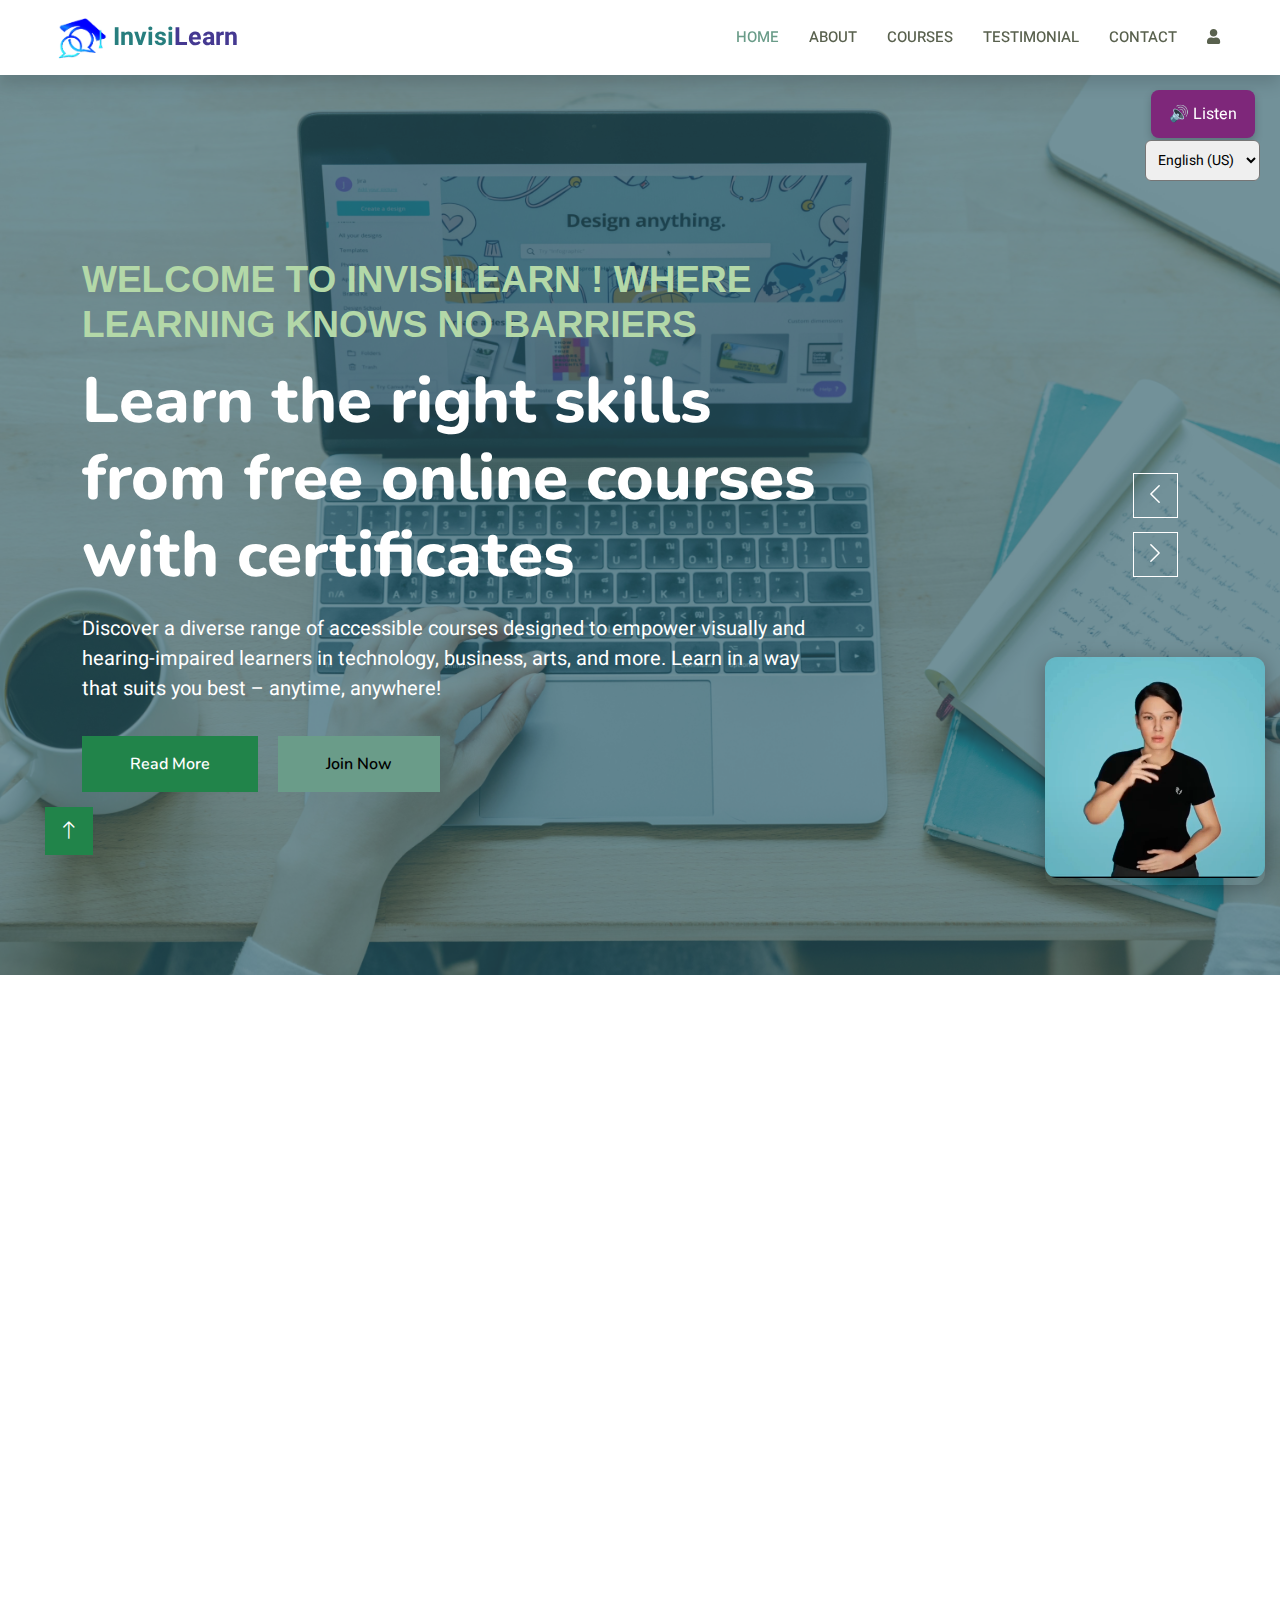
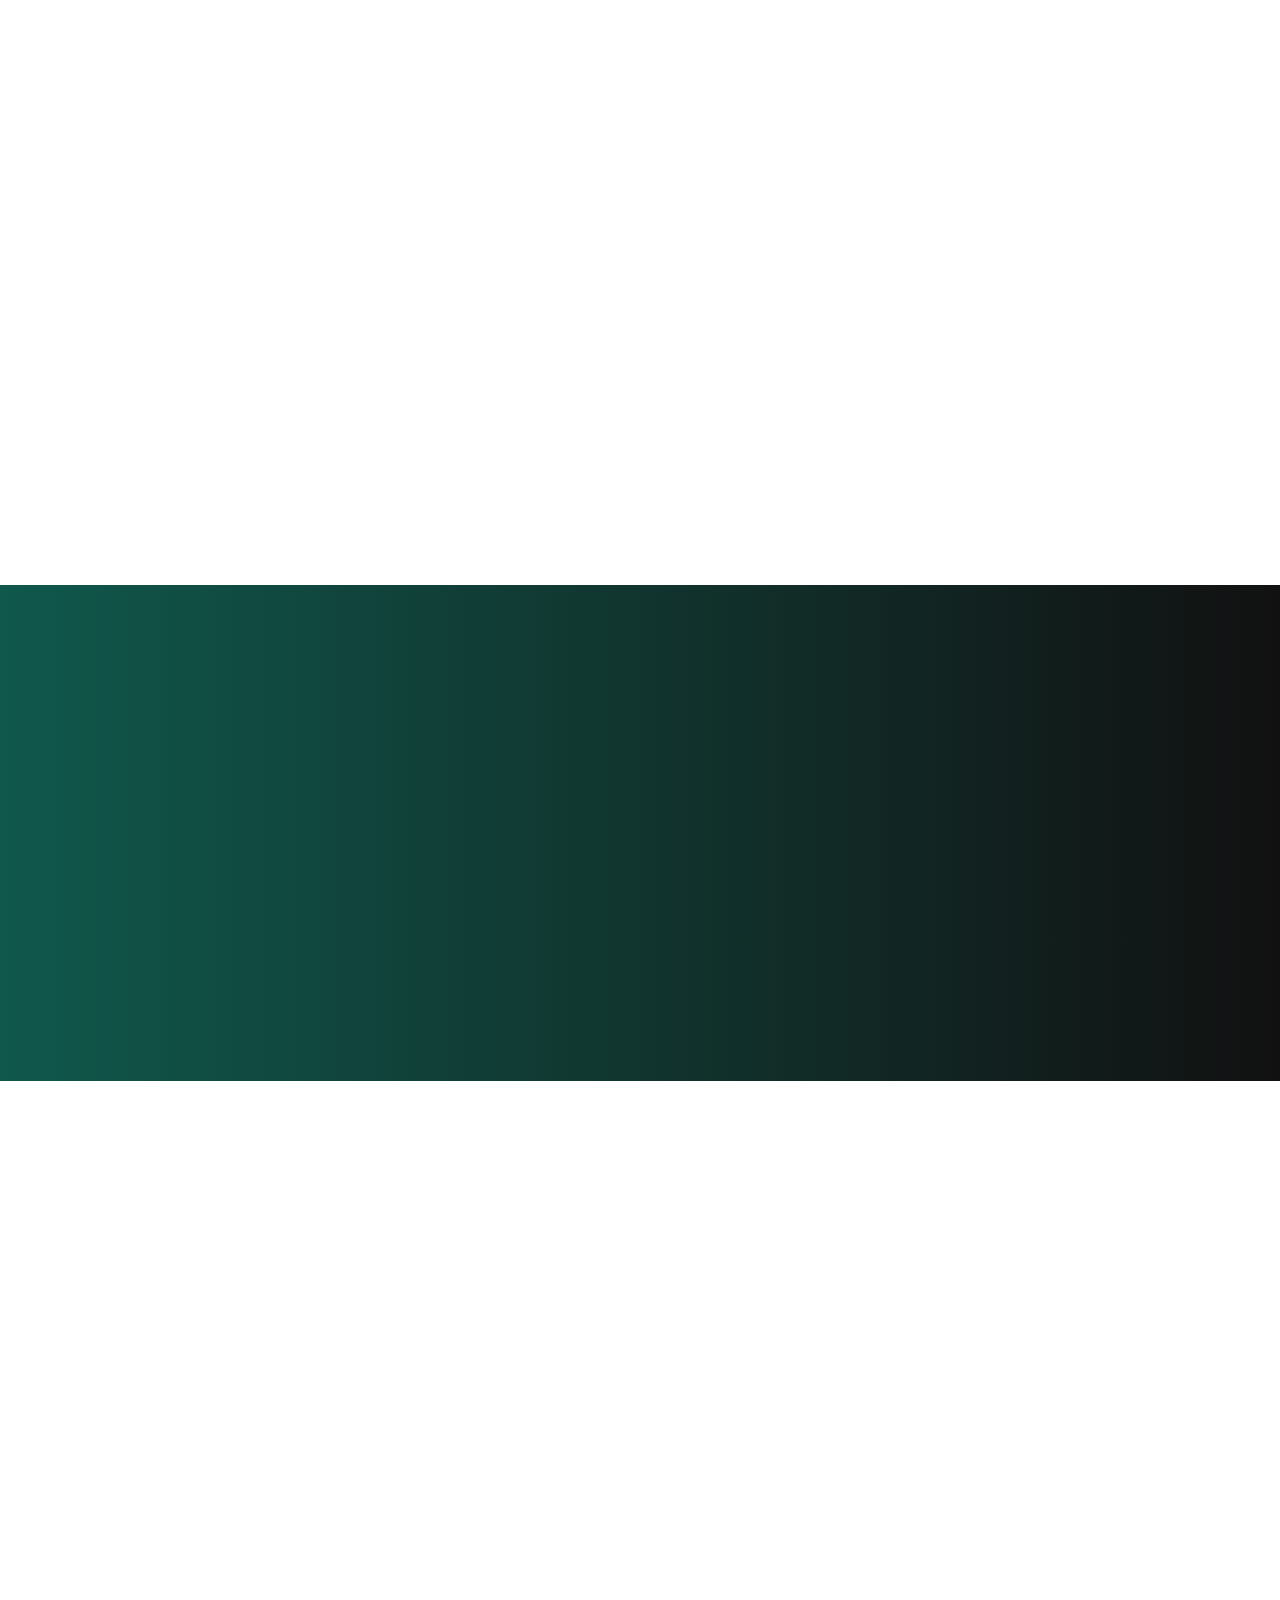
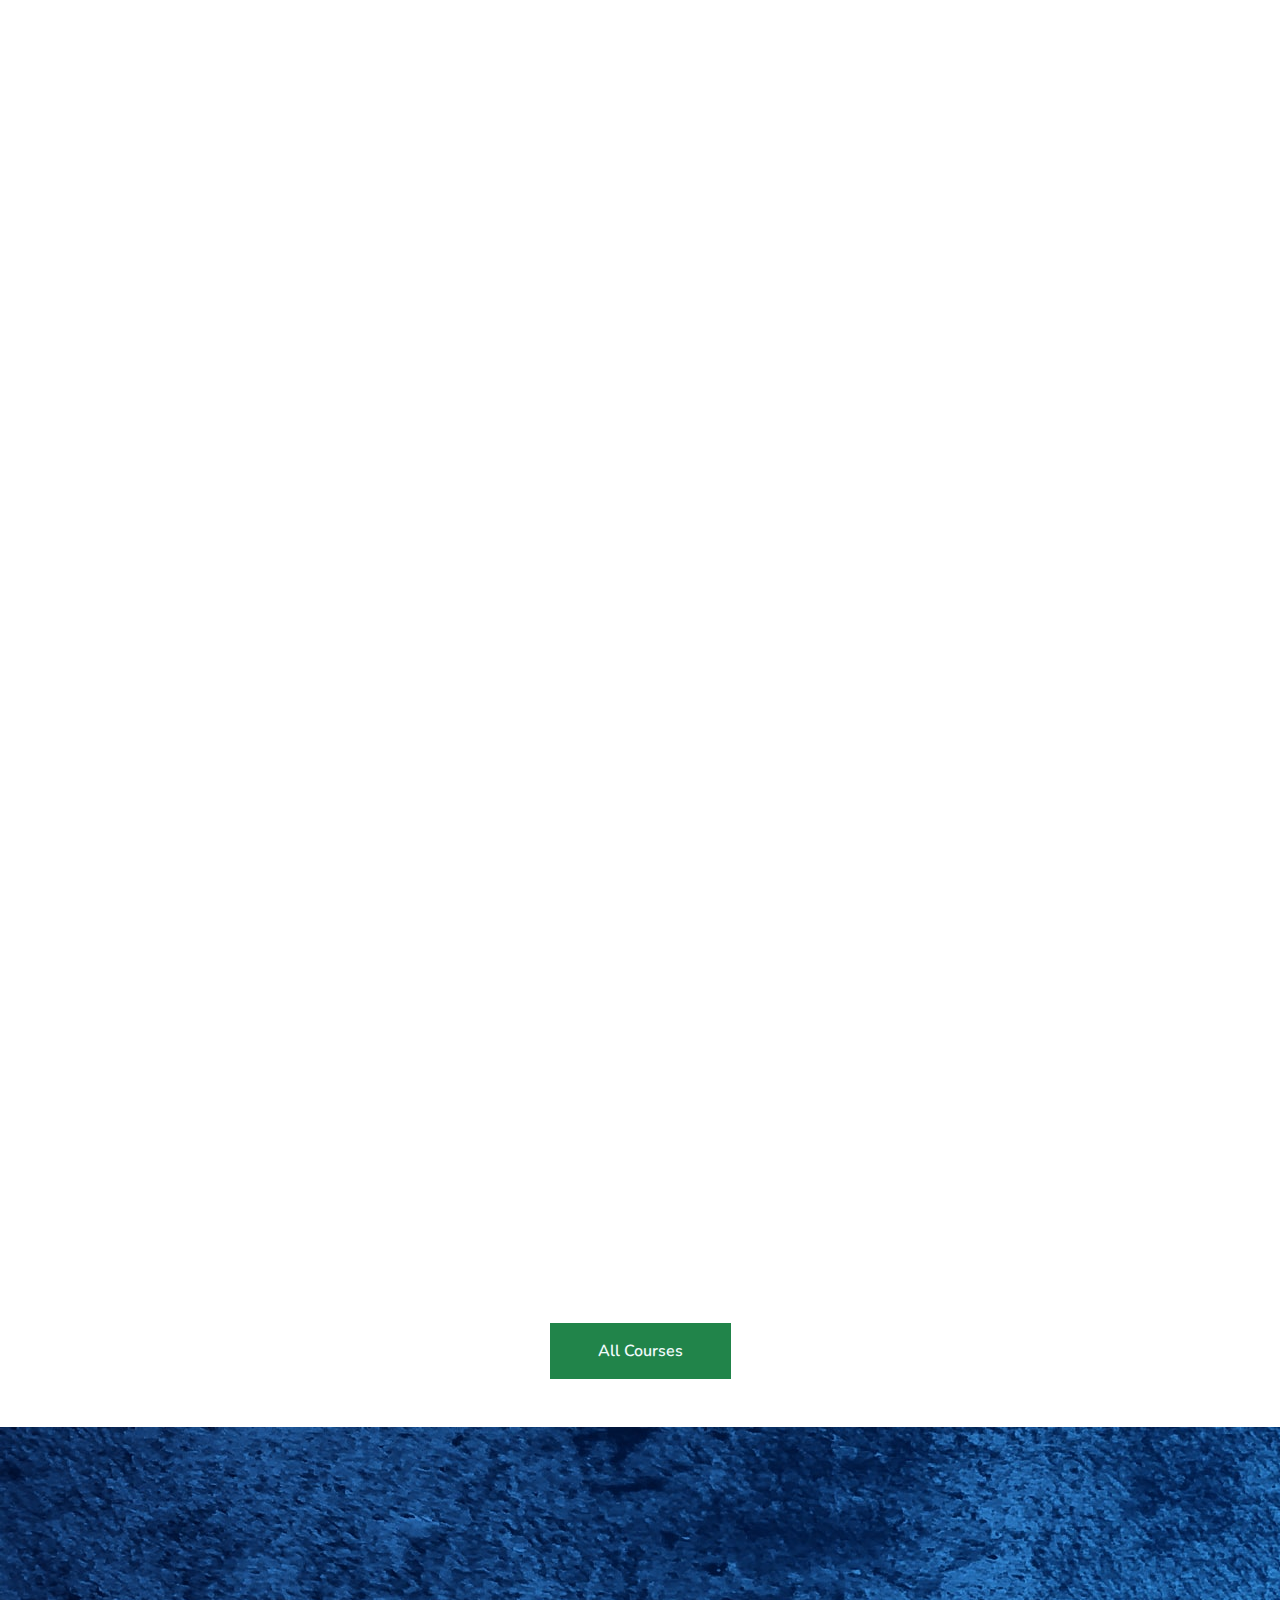
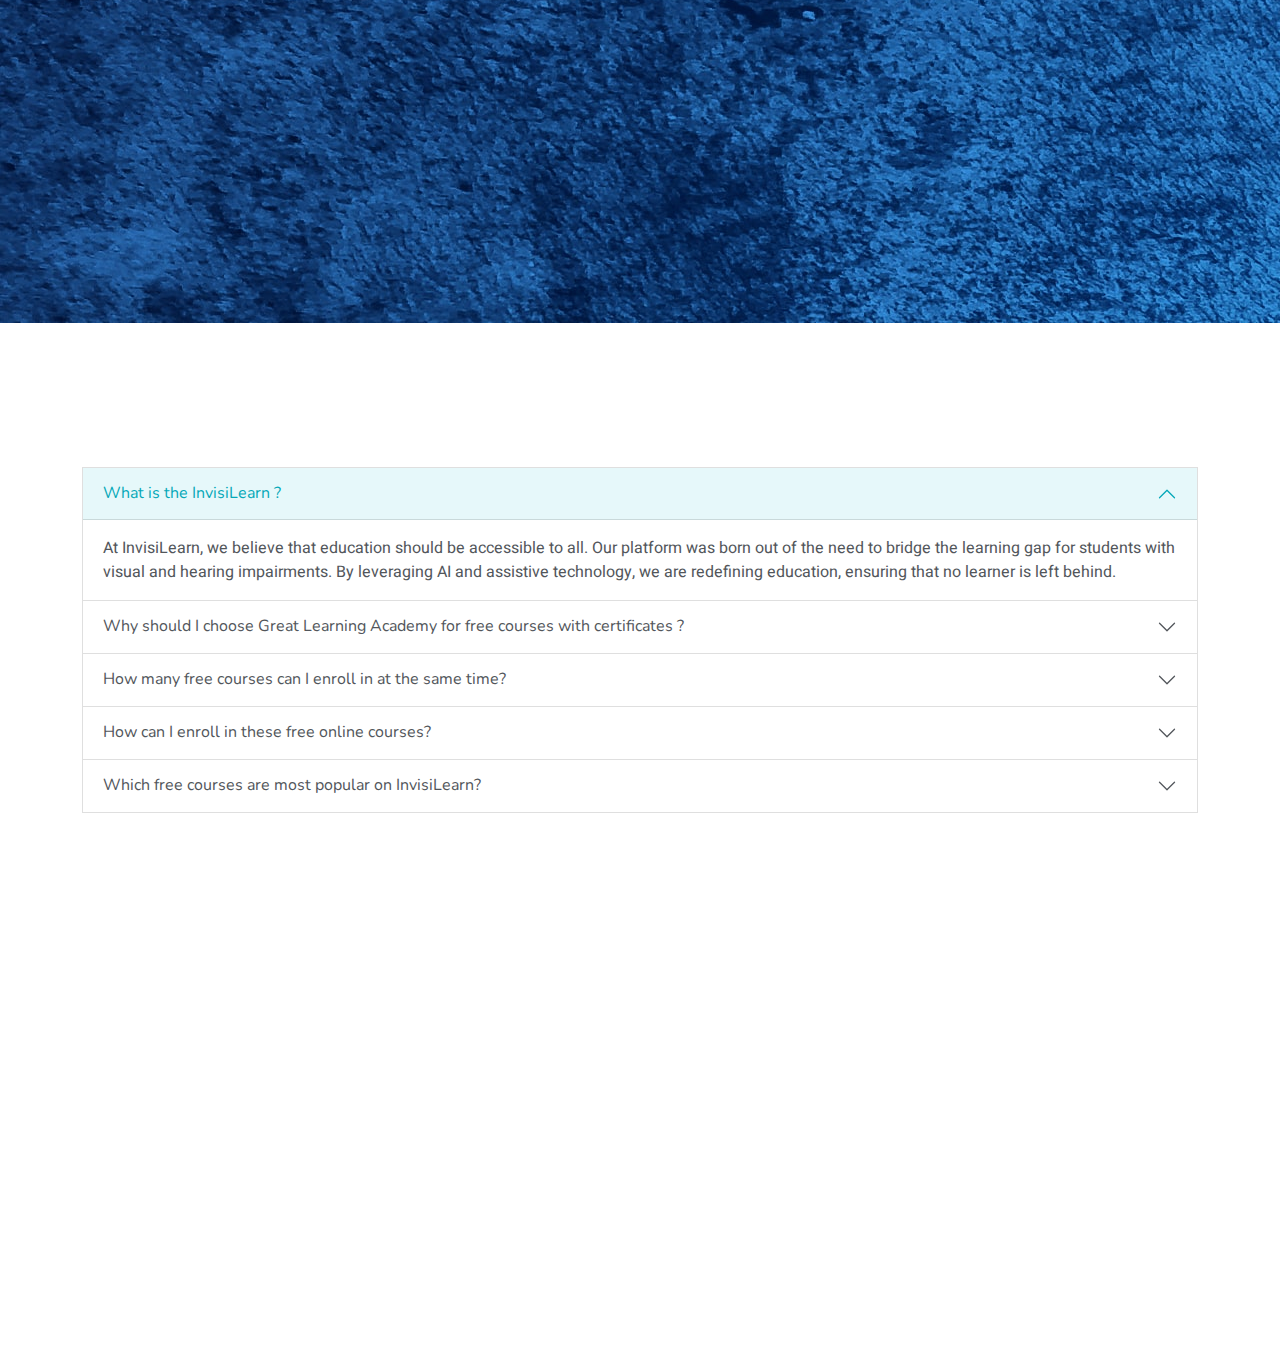
<file: index.html>
<!DOCTYPE html>
<html lang="en">

<head>
    <meta charset="utf-8">
    <meta name="google-translate-customization" content="9f841e7780177523-3214ceb76f765f38-gc38c6fe6f9d06436-c">
    </meta>

    <title>Invisi Learn : Online Courses</title>
    <meta content="width=device-width, initial-scale=1.0" name="viewport">
    <meta content="" name="keywords">
    <meta content="" name="description">

    <!-- Favicon -->
    <link href="img/image-dark.png" rel="icon">

    <!-- Google Web Fonts -->
    <link rel="preconnect" href="https://fonts.googleapis.com">
    <link rel="preconnect" href="https://fonts.gstatic.com" crossorigin>
    <link
        href="https://fonts.googleapis.com/css2?family=Heebo:wght@400;500;600&family=Nunito:wght@600;700;800&display=swap"
        rel="stylesheet">

    <!-- Icon Font Stylesheet -->
    <link href="https://cdnjs.cloudflare.com/ajax/libs/font-awesome/5.10.0/css/all.min.css" rel="stylesheet">
    <link href="https://cdn.jsdelivr.net/npm/bootstrap-icons@1.4.1/font/bootstrap-icons.css" rel="stylesheet">

    <!-- Libraries Stylesheet -->
    <link href="lib/animate/animate.min.css" rel="stylesheet">
    <link href="lib/owlcarousel/assets/owl.carousel.min.css" rel="stylesheet">

    <!-- Customized Bootstrap Stylesheet -->
    <link href="css/bootstrap.min.css" rel="stylesheet">

    <!-- Template Stylesheet -->
    <link href="css/style.css" rel="stylesheet">

    <style>
        #voiceControls {
          position: fixed;
          top: 90px;
          right: 25px;
          background-color: #7e277a;
          color: white;
          border: none;
          padding: 12px 18px;
          font-size: 16px;
          border-radius: 8px;
          box-shadow: 0 4px 8px rgba(0, 0, 0, 0.2);
          z-index: 9999;
          cursor: pointer;
          transition: background-color 0.3s ease;
        }
    
        #voiceControls:hover {
          background-color: #7f51ecdf;
        }
    
        #languageSelect {
          position: fixed;
          top: 140px;
          right: 20px;
          padding: 8px;
          border-radius: 6px;
          font-size: 14px;
          z-index: 9999;
        }
      </style>
    </head>
    <script>
        let isSpeaking = false;
        let currentUtterance = null;
        let selectedLang = "en-US";
        let voices = [];
    
        function speakParagraphs() {
          const paragraphs = Array.from(document.querySelectorAll('p'));
          let text = paragraphs.map(p => p.innerText).join(' ');
          currentUtterance = new SpeechSynthesisUtterance(text);
          currentUtterance.lang = selectedLang;
          currentUtterance.voice = voices.find(voice => voice.lang === selectedLang) || null;
          currentUtterance.rate = 1;
          currentUtterance.pitch = 1;
          speechSynthesis.speak(currentUtterance);
        }
    
        function toggleSpeech() {
          if (speechSynthesis.speaking && !speechSynthesis.paused) {
            speechSynthesis.pause();
            document.getElementById('voiceControls').innerText = '⏸️ Paused';
            isSpeaking = false;
          } else if (speechSynthesis.paused) {
            speechSynthesis.resume();
            document.getElementById('voiceControls').innerText = '🔊 Listening...';
            isSpeaking = true;
          } else {
            speakParagraphs();
            document.getElementById('voiceControls').innerText = '🔊 Listening...';
            isSpeaking = true;
          }
        }
    
        function changeVoice() {
          selectedLang = document.getElementById('languageSelect').value;
          if (isSpeaking) {
            speechSynthesis.cancel();
            speakParagraphs();
          }
        }
    
        // Load voices
        window.speechSynthesis.onvoiceschanged = () => {
          voices = speechSynthesis.getVoices();
        };
    
        // Voice Command: "Read Page"
        const recognition = new (window.SpeechRecognition || window.webkitSpeechRecognition)();
        recognition.lang = "en-US";
        recognition.continuous = true;
        recognition.interimResults = false;
    
        recognition.onresult = function(event) {
          const transcript = event.results[event.results.length - 1][0].transcript.trim().toLowerCase();
          if (transcript.includes("read page")) {
            toggleSpeech();
          }
        };
    
        recognition.onerror = function(e) {
          console.error("Voice recognition error:", e.error);
        };
    
        // Start listening for voice commands
        recognition.start();
      </script>
    <body>
    
      <!-- Listen Button -->
      <button id="voiceControls" onclick="toggleSpeech()">🔊 Listen</button>
      <!-- Voice Options -->
      <select id="languageSelect" onchange="changeVoice()">
        <option value="en-US">English (US)</option>
        <option value="en-GB">English (UK)</option>
        <option value="hi-IN">Hindi</option>
        <option value="fr-FR">French</option>
        <option value="es-ES">Spanish</option>
      </select>
    <!-- Spinner Start -->
    <div id="spinner"
        class="show bg-white position-fixed translate-middle w-100 vh-100 top-50 start-50 d-flex align-items-center justify-content-center">
        <div class="spinner-border text-primary" style="width: 3rem; height: 3rem;" role="status">
            <span class="sr-only">Loading...</span>
        </div>
    </div>
    <!-- Spinner End -->


    <!-- Navbar Start -->
    <nav class="navbar navbar-expand-lg bg-white navbar-light shadow sticky-top p-0">
        <a href="index.html" class="navbar-brand d-flex align-items-center px-4 px-lg-5">
            <p class="m-0 fw-bold" style="font-size: 25px;"><img src="img/image-dark.png" alt="" height="50px"><span style="color: #277e7e;">Invisi</span><span
                    style="color: #453991;">Learn</span></p>
        </a>
        <button type="button" class="navbar-toggler me-4" data-bs-toggle="collapse" data-bs-target="#navbarCollapse">
            <span class="navbar-toggler-icon"></span>
        </button>
        <div class="collapse navbar-collapse" id="navbarCollapse">
            <div class="navbar-nav ms-auto p-4 p-lg-0">
                <a href="index.html" class="nav-item nav-link active">Home</a>
                <a href="about.html" class="nav-item nav-link">About</a>
                <a href="courses.html" class="nav-item nav-link">Courses</a>

             <!-- <div class="nav-item dropdown">
                    <a href="#" class="nav-link dropdown-toggle" data-bs-toggle="dropdown">Pages</a>
                    <div class="dropdown-menu fade-down m-0">
                        <a href="team.html" class="dropdown-item">Our Team</a>
                        <a href="testimonial.html" class="dropdown-item">Testimonial</a>
                    </div>
                </div>-->

                <a href="testimonial.html" class="nav-item nav-link">Testimonial</a>
                <a href="contact.html" class="nav-item nav-link">Contact</a>
                <a href="login.html" class="nav-item nav-link"><i class="fa fa-user"></i></a>
                <a href="#" class="nav-item nav-link">

                <div id="google_translate_element">
                    
                </div>


                </a>
            </div>
        </div>
    </nav>
    <!-- Navbar End -->


    <!-- Carousel Start -->
    <div class="container-fluid p-0 mb-4">
        <div class="owl-carousel header-carousel position-relative">
            <div class="owl-carousel-item position-relative">
                <img class="img-fluid" src="img/carousel-3.jpg" alt="">
                <div class="position-absolute top-0 start-0 w-100 h-100 d-flex align-items-center"
                    style="background: rgba(44, 91, 103, 0.664);">
                    <div class="container">
                        <div class="row justify-content-start">
                            <div class="col-sm-10 col-lg-8">
                                <h5 class=" text-uppercase mb-3 animated slideInDown" style="color: #B3D8A8; font-size: 37px; font-family:Verdana, sans-serif;">Welcome to
                                    InvisiLearn ! Where learning knows no barriers</h5>
                                <h1 class="display-3 text-white animated slideInDown">Learn the right skills from free
                                    online courses with certificates</h1>
                                <p class=" text-white mb-4 pb-2">Discover a diverse range of accessible courses designed to empower visually and hearing-impaired learners in technology, business, arts, and more. 
                                    Learn in a way that suits you best – anytime, anywhere!</p>
                                <a href="about.html"
                                    class="btn btn-primary py-md-3 px-md-5 me-3 animated slideInLeft">Read More</a>
                                <a href="signup.html" class="btn btn-light py-md-3 px-md-5 animated slideInRight">Join
                                    Now</a>
                            </div>
                        </div>
                    </div>
                </div>
            </div>
            <div class="owl-carousel-item position-relative">
                <img class="img-fluid" src="img/carousel-4.jpg" alt="">
                <div class="position-absolute top-0 start-0 w-100 h-100 d-flex align-items-center"
                    style="background: rgba(44, 91, 103, 0.664);">
                    <div class="container">
                        <div class="row justify-content-start">
                            <div class="col-sm-10 col-lg-8">
                                <h5 class=" text-uppercase mb-3 animated slideInDown" style="color: #B5828C;font-size: 37px; font-family:Verdana, sans-serif;">Welcome to
                                    your Learning Journey!</h5>
                                <h1 class="display-3 text-white animated slideInDown">We are here to make learning accessible and enjoyable for everyone
                                </h1>
                                <p class=" text-white mb-4 pb-2">Join the Future of Inclusive Learning – Sign Up Today!.</p>
                                <a href="about.html"
                                    class="btn btn-primary py-md-3 px-md-5 me-3 animated slideInLeft">Read More</a>
                                <a href="signup.html" class="btn btn-light py-md-3 px-md-5 animated slideInRight">Join
                                    Now</a>
                            </div>
                        </div>
                    </div>
                </div>
            </div>
        </div>
    </div>
    <!-- Carousel End -->


    <!-- Service Start -->
    <div class="container-xxl py-5">
        <div class="container">
            <div class="row g-2 text-center">
                <div class="col-12 wow fadeInUp" data-wow-delay="0.3s">
                    <h1 style="color: #73EC8B;">Invest in your professional goals with Secret Coder</h1>
                    <p class="mb-5">Get unlimited access to over 90% of courses, Projects, Specializations, and
                        Professional Certificates on Coursera, taught by top instructors.</p>
                </div>
            </div>
            <div class="row g-4">
                <div class="col-lg-3 col-sm-6 wow fadeInUp" data-wow-delay="0.1s">
                    <div class="service-item text-center pt-3 shadow">
                        <div class="p-4">
                            <img src="img/icon1.png" alt="" width="60px" class="mb-4">
                            <h5 class="mb-3">Learn anything</h5>
                            <p>Explore any interest or trending topic, take prerequisites, and advance your skills</p>
                        </div>
                    </div>
                </div>
                <div class="col-lg-3 col-sm-6 wow fadeInUp" data-wow-delay="0.3s">
                    <div class="service-item text-center pt-3 shadow">
                        <div class="p-4">
                            <img src="img/icon2.png" alt="" width="60px" class="mb-4">
                            <h5 class="mb-3">Save money</h5>
                            <p>Spend less money on your learning if you plan to take multiple courses this year</p>
                        </div>
                    </div>
                </div>
                <div class="col-lg-3 col-sm-6 wow fadeInUp" data-wow-delay="0.5s">
                    <div class="service-item text-center pt-3 shadow">
                        <div class="p-4">
                            <img src="img/icon3.png" alt="" width="60px" class="mb-4">
                            <h5 class="mb-3">Flexible learning</h5>
                            <p>Learn at your own pace, move between multiple courses, or switch to a different course
                            </p>
                        </div>
                    </div>
                </div>
                <div class="col-lg-3 col-sm-6 wow fadeInUp" data-wow-delay="0.7s">
                    <div class="service-item text-center pt-3 shadow">
                        <div class="p-4">
                            <img src="img/icon4.png" alt="" width="60px" class="mb-4">
                            <h5 class="mb-3">Unlimited certificates</h5>
                            <p>Earn a certificate for every learning program that you complete at no additional cost</p>
                        </div>
                    </div>
                </div>
            </div>
        </div>
    </div>
    <!-- Service End -->


    <!-- About Start -->
    <div class="container-xxl py-5">
        <div class="container">
            <div class="row g-5">
                <div class="col-lg-6 wow fadeInUp" data-wow-delay="0.1s" style="min-height: 400px;">
                    <div class="position-relative h-100">
                        <img class="img-fluid position-absolute w-100 h-100" src="img/signlanguage.jpg" alt=""
                            style="object-fit: cover;">
                    </div>
                </div>
                <div class="col-lg-6 wow fadeInUp" data-wow-delay="0.3s">
                    <h6 class="section-title bg-white text-start pe-3">About Us</h6>
                    <h1 class="mb-4" style="color: #73EC8B;">Welcome to InvisiLearn</h1>
                    <p class="mb-4">"At InvisiLearn, we believe that education should be accessible to all. 
                        Our platform was born out of the need to bridge the learning gap for students with visual and hearing impairments.
                         By leveraging AI and assistive technology, we are redefining education, ensuring that no learner is left behind."</p>
                    <p class="mb-4"> Welcom to Secret Coder, your gateway to boundless learning opportunities. We're
                        dedicated to democratizing education, offering a diverse range of courses taught by industry
                        experts. Our mission is to empower learners worldwide, fostering a community-driven platform
                        where knowledge knows no limits.</p>
                    <div class="row gy-2 gx-4 mb-4">
                        <div class="col-sm-6">
                            <p class="mb-0"><i class="fa fa-arrow-right  me-2"></i>Expert Instructors</p>
                        </div>
                        <div class="col-sm-6">
                            <p class="mb-0"><i class="fa fa-arrow-right me-2"></i>Live Interactive Sessions</p>
                        </div>
                        <div class="col-sm-6">
                            <p class="mb-0"><i class="fa fa-arrow-right me-2"></i>Comprehensive Course Catalog</p>
                        </div>
                        <div class="col-sm-6">
                            <p class="mb-0"><i class="fa fa-arrow-right me-2"></i>Community Engagement</p>
                        </div>
                        <div class="col-sm-6">
                            <p class="mb-0"><i class="fa fa-arrow-right me-2"></i>Personalized Learning Paths</p>
                        </div>
                        <div class="col-sm-6">
                            <p class="mb-0"><i class="fa fa-arrow-right me-2"></i>Certification and Recognition</p>
                        </div>
                    </div>
                    <a class="btn text-light py-3 px-5 mt-2" href="about.html">Read More</a>
                </div>
            </div>
        </div>
    </div>
    <!-- About End -->




    <!-- Banner-1 Start -->
    <div class="container-xxl py-5 pt-5" style="background-color: #e8f5e9; background: linear-gradient(to right, #004d40ef, #000000ee);">
        <div class="container">
            <div class="row g-5 ">
                <div class="col-lg-6 p-5 wow fadeInUp" data-wow-delay="0.3s">

                    <h1 class="mb-4" style="color: #73EC8B;;">Explore Free Courses</h1>
                    <p class="mb-4" style="color:#aef4c5">Start your online learning journey at Great Learning Academy for free with our
                        short-term basic courses across various in-demand domains.</p>

                    <a class="btn text-light py-3 px-5 mt-2" href="signup.html">Start For Free</a>
                </div>
                <div class="col-lg-6 wow fadeInUp" data-wow-delay="0.1s" style="min-height: 400px;">
                    <div class="position-relative h-100">
                        <img class="img-fluid position-absolute w-100 h-100" src="img/banner.jpg" alt=""
                            style="object-fit: cover;">
                    </div>
                </div>
            </div>
        </div>
    </div>
    <!-- Banner-1 End -->



    <!-- Categories Start -->
    <div class="container-xxl py-5 category">
        <div class="container">
            <div class="text-center wow fadeInUp" data-wow-delay="0.1s">
                <h6 class="section-title bg-white text-center px-3">Categories</h6>
                <h1 class="mb-5" style="color: #73EC8B;;">Popular Topics to Explore</h1>
            </div>
            <div class="row g-2 m-2">
                <div class="col-lg-3 col-md-6  text-center">
                    <div class="content shadow p-3 mb-2 wow fadeInUp" data-wow-delay="0.3s">

                        <img src="img/cat1.png" class="img-fluid" alt="categories"></i>

                        <h5 class="my-2">
                            <a href="#" class="text-center">Microsoft Excel</a>
                        </h5>
                    </div>
                </div>
                <div class="col-lg-3 col-md-6  text-center">
                    <div class="content shadow p-3 mb-2 wow fadeInUp" data-wow-delay="0.3s">

                        <img src="img/cat2.png" class="img-fluid" alt="categories"></i>

                        <h5 class="my-2">
                            <a href="#" class="text-center"> AWS</a>
                        </h5>
                    </div>
                </div>
                <div class="col-lg-3 col-md-6  text-center">
                    <div class="content shadow p-3 mb-2 wow fadeInUp" data-wow-delay="0.3s">

                        <img src="img/cat3.png" class="img-fluid" alt="categories"></i>

                        <h5 class="my-2">
                            <a href="#" class="text-center">Python</a>
                        </h5>
                    </div>
                </div>
                <div class="col-lg-3 col-md-6  text-center">
                    <div class="content shadow p-3 mb-2 wow fadeInUp" data-wow-delay="0.3s">

                        <img src="img/cat4.png" class="img-fluid" alt="categories"></i>

                        <h5 class="my-2">
                            <a href="#" class="text-center">Java</a>
                        </h5>
                    </div>
                </div>
                <div class="col-lg-3 col-md-6  text-center">
                    <div class="content shadow p-3 mb-2 wow fadeInUp" data-wow-delay="0.3s">

                        <img src="img/cat5.png" class="img-fluid" alt="categories"></i>

                        <h5 class="my-2">
                            <a href="#" class="text-center">Web Design</a>
                        </h5>
                    </div>
                </div>
                <div class="col-lg-3 col-md-6  text-center">
                    <div class="content shadow p-3 mb-2 wow fadeInUp" data-wow-delay="0.3s">

                        <img src="img/cat6.png" class="img-fluid" alt="categories"></i>

                        <h5 class="my-2">
                            <a href="#" class="text-center">Web Development</a>
                        </h5>
                    </div>
                </div>
                <div class="col-lg-3 col-md-6  text-center">
                    <div class="content shadow p-3 mb-2 wow fadeInUp" data-wow-delay="0.3s">

                        <img src="img/cat7.png" class="img-fluid" alt="categories"></i>

                        <h5 class="my-2">
                            <a href="#" class="text-center">MySQL</a>
                        </h5>
                    </div>
                </div>
                <div class="col-lg-3 col-md-6  text-center">
                    <div class="content shadow p-3 mb-2 wow fadeInUp" data-wow-delay="0.3s">

                        <img src="img/cat8.png" class="img-fluid" alt="categories"></i>

                        <h5 class="my-2">
                            <a href="#" class="text-center">UI/UX Design</a>
                        </h5>
                    </div>
                </div>
            </div>
        </div>
    </div>
    <!-- Categories End -->


   <!-- Courses Start -->
    <div class="container-xxl py-5">
        <div class="container">
            <div class="text-center wow fadeInUp" data-wow-delay="0.1s">
                <h6 class="section-title bg-white text-center px-3">Popular Courses</h6>
                <h1 class="mb-5" style="color: #73EC8B;;">Explore new and trending free online courses</h1>
            </div>
            <div class="row g-4 py-2">
                <div class="col-lg-3 col-md-6 wow fadeInUp" data-wow-delay="0.1s">
                    <div class="course-item shadow">
                        <div class="position-relative overflow-hidden text-light image">
                            <img class="img-fluid" src="img/course-1.jpg" alt="">
                            <div style="position:absolute;top: 15px;left: 16px; font-size:12px; border-radius:3px; background-color:#fb873f;"
                                class="px-2 py-1 fw-bold text-uppercase">FREE</div>

                        </div>
                        <div class="p-2 pb-0">

                            <h5 class="mb-1"><a href="single.html" class="text-dark">HTML Course for Beginners </a></h5>
                        </div>
                        <div class="d-flex">
                            <small class="flex-fill text-center py-1 px-2"><i class="fa fa-star text-warning me-2"></i>
                                4.55</small>
                            <small class="flex-fill text-center py-1 px-2"><i class="fa fa-user-graduate me-2"></i>5.8L+
                                Learners
                            </small>
                            <small class="flex-fill text-center py-1 px-2"><i
                                    class="fa fa-user me-2"></i>Beginner</small>
                        </div>
                        <div class="d-flex">
                            <small class="flex-fill text-left p-2 px-2"><i class="fa fa-clock me-2"></i>2.0
                                Hrs</small>
                            <small class="py-1 px-2 fw-bold fs-6 text-center">₹ 0</small>
                            <small class=" text-primary py-1 px-2 fw-bold fs-6" style="float:right;"><a href="#">Enroll
                                    Now </a><i class="fa fa-chevron-right me-2 fs-10"></i></small>
                        </div>
                    </div>
                </div>
                <div class="col-lg-3 col-md-6 wow fadeInUp" data-wow-delay="0.1s">
                    <div class="course-item shadow">
                        <div class="position-relative overflow-hidden text-light image">
                            <img class="img-fluid" src="img/course-2.jpg" alt="">
                            <div style="position:absolute;top: 15px;left: 16px; font-size:12px; border-radius:3px; background-color:#0ed44c;"
                                class="px-2 py-1 fw-bold text-uppercase">PAID</div>

                        </div>
                        <div class="p-2 pb-0">

                            <h5 class="mb-1">Front End Development-CSS
                            </h5>
                        </div>
                        <div class="d-flex">
                            <small class="flex-fill text-center py-1 px-2"><i class="fa fa-star text-warning me-2"></i>
                                4.55</small>
                            <small class="flex-fill text-center py-1 px-2"><i class="fa fa-user-graduate me-2"></i>5.2L+
                                Learners
                            </small>
                            <small class="flex-fill text-center py-1 px-2"><i
                                    class="fa fa-user me-2"></i>Beginner</small>
                        </div>
                        <div class="d-flex">
                            <small class="flex-fill text-left p-2 px-2"><i class="fa fa-clock me-2"></i>4.0
                                Hrs</small>
                            <small class="py-1 px-2 fw-bold fs-6 text-center">₹ 199</small>
                            <small class=" text-primary py-1 px-2 fw-bold fs-6" style="float:right;"><a href="#">Enroll
                                    Now </a><i class="fa fa-chevron-right me-2 fs-10"></i></small>
                        </div>
                    </div>
                </div>
                <div class="col-lg-3 col-md-6 wow fadeInUp" data-wow-delay="0.1s">
                    <div class="course-item shadow">
                        <div class="position-relative overflow-hidden text-light image">
                            <img class="img-fluid" src="img/course-3.jpg" alt="">
                            <div style="position:absolute;top: 15px;left: 16px; font-size:12px; border-radius:3px; background-color:#fb873f;"
                                class="px-2 py-1 fw-bold text-uppercase">FREE</div>

                        </div>
                        <div class="p-2 pb-0">

                            <h5 class="mb-1">Introduction to JavaScript
                            </h5>
                        </div>
                        <div class="d-flex">
                            <small class="flex-fill text-center py-1 px-2"><i class="fa fa-star text-warning me-2"></i>
                                4.46</small>
                            <small class="flex-fill text-center py-1 px-2"><i class="fa fa-user-graduate me-2"></i>76L+
                                Learners
                            </small>
                            <small class="flex-fill text-center py-1 px-2"><i
                                    class="fa fa-user me-2"></i>Beginner</small>
                        </div>
                        <div class="d-flex">
                            <small class="flex-fill text-left p-2 px-2"><i class="fa fa-clock me-2"></i>2.5
                                Hrs</small>
                            <small class="py-1 px-2 fw-bold fs-6 text-center">₹ 0</small>
                            <small class=" text-primary py-1 px-2 fw-bold fs-6" style="float:right;"><a href="#">Enroll
                                    Now </a><i class="fa fa-chevron-right me-2 fs-10"></i></small>
                        </div>
                    </div>
                </div>
                <div class="col-lg-3 col-md-6 wow fadeInUp" data-wow-delay="0.1s">
                    <div class="course-item shadow">
                        <div class="position-relative overflow-hidden text-light image">
                            <img class="img-fluid" src="img/course-4.jpg" alt="">
                            <div style="position:absolute;top: 15px;left: 16px; font-size:12px; border-radius:3px; background-color:#0ed44c;"
                                class="px-2 py-1 fw-bold text-uppercase">PAID</div>

                        </div>
                        <div class="p-2 pb-0">

                            <h5 class="mb-1">Python Programming
                            </h5>
                        </div>
                        <div class="d-flex">
                            <small class="flex-fill text-center py-1 px-2"><i class="fa fa-star text-warning me-2"></i>
                                3.54</small>
                            <small class="flex-fill text-center py-1 px-2"><i class="fa fa-user-graduate me-2"></i>3.3L+
                                Learners
                            </small>
                            <small class="flex-fill text-center py-1 px-2"><i
                                    class="fa fa-user me-2"></i>Beginner</small>
                        </div>
                        <div class="d-flex">
                            <small class="flex-fill text-left p-2 px-2"><i class="fa fa-clock me-2"></i>3.0
                                Hrs</small>
                            <small class="py-1 px-2 fw-bold fs-6 text-center">₹ 299</small>
                            <small class=" text-primary py-1 px-2 fw-bold fs-6" style="float:right;"><a href="pythonenroll.html">Enroll
                                    Now </a><i class="fa fa-chevron-right me-2 fs-10"></i></small>
                        </div>
                    </div>
                </div>
                <div class="col-lg-3 col-md-6 wow fadeInUp" data-wow-delay="0.1s">
                    <div class="course-item shadow">
                        <div class="position-relative overflow-hidden text-light image">
                            <img class="img-fluid" src="img/course-5.jpg" alt="">
                            <div style="position:absolute;top: 15px;left: 16px; font-size:12px; border-radius:3px; background-color:#fb873f;"
                                class="px-2 py-1 fw-bold text-uppercase">FREE</div>

                        </div>
                        <div class="p-2 pb-0">

                            <h5 class="mb-1">SQL for Data Science
                            </h5>
                        </div>
                        <div class="d-flex">
                            <small class="flex-fill text-center py-1 px-1"><i class="fa fa-star text-warning me-2"></i>
                                4.54</small>
                            <small class="flex-fill text-center py-1 px-1"><i class="fa fa-user-graduate me-2"></i>1.3L+
                                Learners
                            </small>
                            <small class="flex-fill text-center py-1 px-1"><i
                                    class="fa fa-user me-2"></i>Intermediate</small>
                        </div>
                        <div class="d-flex">
                            <small class="flex-fill text-left p-2 px-2"><i class="fa fa-clock me-2"></i>5.0
                                Hrs</small>
                            <small class="py-1 px-2 fw-bold fs-6 text-center">₹ 0</small>
                            <small class=" text-primary py-1 px-2 fw-bold fs-6" style="float:right;"><a href="#">Enroll
                                    Now </a><i class="fa fa-chevron-right me-2 fs-10"></i></small>
                        </div>
                    </div>
                </div>
                <div class="col-lg-3 col-md-6 wow fadeInUp" data-wow-delay="0.1s">
                    <div class="course-item shadow">
                        <div class="position-relative overflow-hidden text-light image">
                            <img class="img-fluid" src="img/course-6.jpg" alt="">
                            <div style="position:absolute;top: 15px;left: 16px; font-size:12px; border-radius:3px; background-color:#fb873f;"
                                class="px-2 py-1 fw-bold text-uppercase">FREE</div>

                        </div>
                        <div class="p-2 pb-0">

                            <h5 class="mb-1">ChatGPT for Beginners
                            </h5>
                        </div>
                        <div class="d-flex">
                            <small class="flex-fill text-center py-1 px-2"><i class="fa fa-star text-warning me-2"></i>
                                3.55</small>
                            <small class="flex-fill text-center py-1 px-2"><i class="fa fa-user-graduate me-2"></i>3.5L+
                                Learners
                            </small>
                            <small class="flex-fill text-center py-1 px-2"><i
                                    class="fa fa-user me-2"></i>Beginner</small>
                        </div>
                        <div class="d-flex">
                            <small class="flex-fill text-left p-2 px-2"><i class="fa fa-clock me-2"></i>4.5
                                Hrs</small>
                            <small class="py-1 px-2 fw-bold fs-6 text-center">₹ 0</small>
                            <small class=" text-primary py-1 px-2 fw-bold fs-6" style="float:right;"><a href="#">Enroll
                                    Now </a><i class="fa fa-chevron-right me-2 fs-10"></i></small>
                        </div>
                    </div>
                </div>
                <div class="col-lg-3 col-md-6 wow fadeInUp" data-wow-delay="0.1s">
                    <div class="course-item shadow">
                        <div class="position-relative overflow-hidden text-light image">
                            <img class="img-fluid" src="img/course-7.jpg" alt="">
                            <div style="position:absolute;top: 15px;left: 16px; font-size:12px; border-radius:3px; background-color:#fb873f;"
                                class="px-2 py-1 fw-bold text-uppercase">FREE</div>

                        </div>
                        <div class="p-2 pb-0">

                            <h5 class="mb-1">AWS for Beginners
                            </h5>
                        </div>
                        <div class="d-flex">
                            <small class="flex-fill text-center py-1 px-2"><i class="fa fa-star text-warning me-2"></i>
                                4.53</small>
                            <small class="flex-fill text-center py-1 px-2"><i class="fa fa-user-graduate me-2"></i>1L+
                                Learners
                            </small>
                            <small class="flex-fill text-center py-1 px-2"><i
                                    class="fa fa-user me-2"></i>Beginner</small>
                        </div>
                        <div class="d-flex">
                            <small class="flex-fill text-left p-2 px-2"><i class="fa fa-clock me-2"></i>3.0
                                Hrs</small>
                            <small class="py-1 px-2 fw-bold fs-6 text-center">₹ 0</small>
                            <small class=" text-primary py-1 px-2 fw-bold fs-6" style="float:right;"><a href="#">Enroll
                                    Now </a><i class="fa fa-chevron-right me-2 fs-10"></i></small>
                        </div>
                    </div>
                </div>
                <div class="col-lg-3 col-md-6 wow fadeInUp" data-wow-delay="0.1s">
                    <div class="course-item shadow">
                        <div class="position-relative overflow-hidden text-light image">
                            <img class="img-fluid" src="img/course-8.jpg" alt="">
                            <div style="position:absolute;top: 15px;left: 16px; font-size:12px; border-radius:3px; background-color:#0ed44c;"
                                class="px-2 py-1 fw-bold text-uppercase">PAID</div>

                        </div>
                        <div class="p-2 pb-0">

                            <h5 class="mb-1">Microsoft Azure Essentials
                            </h5>
                        </div>
                        <div class="d-flex">
                            <small class="flex-fill text-center py-1 px-1"><i class="fa fa-star text-warning me-2"></i>
                                4.64</small>
                            <small class="flex-fill text-center py-1 px-1"><i class="fa fa-user-graduate me-2"></i>4.4L+
                                Learners
                            </small>
                            <small class="flex-fill text-center py-1 px-1"><i
                                    class="fa fa-user me-2"></i>Intermediate</small>
                        </div>
                        <div class="d-flex">
                            <small class="flex-fill text-left p-2 px-2"><i class="fa fa-clock me-2"></i>3.5
                                Hrs</small>
                            <small class="py-1 px-2 fw-bold fs-6 text-center">₹ 149</small>
                            <small class=" text-primary py-1 px-2 fw-bold fs-6" style="float:right;"><a href="#">Enroll
                                    Now </a><i class="fa fa-chevron-right me-2 fs-10"></i></small>
                        </div>
                    </div>
                </div>

                <!--MS-Excel course start-->
               <div class="col-lg-3 col-md-6 wow fadeInUp" data-wow-delay="0.1s">
    <div class="course-item shadow">
        <div class="position-relative overflow-hidden text-light image">
            <img class="img-fluid" src="img/course-9.jpg" alt="">
            <div style="position:absolute;top: 15px;left: 16px; font-size:12px; border-radius:3px; background-color:#fb873f;"
                class="px-2 py-1 fw-bold text-uppercase">FREE</div>
        </div>
        <div class="p-2 pb-0">
            <h5 class="mb-1">Introduction to MS Excel</h5>
        </div>
        <div class="d-flex">
            <small class="flex-fill text-center py-1 px-2"><i class="fa fa-star text-warning me-2"></i> 4.6</small>
            <small class="flex-fill text-center py-1 px-2"><i class="fa fa-user-graduate me-2"></i>4.2L+ Learners</small>
            <small class="flex-fill text-center py-1 px-2"><i class="fa fa-user me-2"></i>Beginner</small>
        </div>
        <div class="d-flex">
            <small class="flex-fill text-left p-2 px-2"><i class="fa fa-clock me-2"></i>3.5 Hrs</small>
            <small class="py-1 px-2 fw-bold fs-6 text-center">₹ 0</small>
            <small class="text-primary py-1 px-2 fw-bold fs-6 text-center">
                <a href="courseContent.html?course=ms_excel">Enroll Now <i class="fa fa-chevron-right me-2 fs-10"></i></a>
            </small>
        </div>
    </div>
</div>
                <!--MS-Excel course end-->


                <div class="col-lg-3 col-md-6 wow fadeInUp" data-wow-delay="0.1s">
                    <div class="course-item shadow">
                        <div class="position-relative overflow-hidden text-light image">
                            <img class="img-fluid" src="img/course-10.jpg" alt="">
                            <div style="position:absolute;top: 15px;left: 16px; font-size:12px; border-radius:3px; background-color:#0ed44c;"
                                class="px-2 py-1 fw-bold text-uppercase">PAID</div>
                        </div>
                        <div class="p-2 pb-0">

                            <h5 class="mb-1">Statistics For Data Science
                            </h5>
                        </div>
                        <div class="d-flex">
                            <small class="flex-fill text-center py-1 px-1"><i class="fa fa-star text-warning me-2"></i>
                                4.55</small>
                            <small class="flex-fill text-center py-1 px-1"><i class="fa fa-user-graduate me-2"></i>5.3L+
                                Learners
                            </small>
                            <small class="flex-fill text-center py-1 px-1"><i
                                    class="fa fa-user me-2"></i>Intermediate</small>
                        </div>
                        <div class="d-flex">
                            <small class="flex-fill text-left p-2 px-2"><i class="fa fa-clock me-2"></i>2.5
                                Hrs</small>
                            <small class="py-1 px-2 fw-bold fs-6 text-center">₹ 299</small>
                            <small class=" text-primary py-1 px-2 fw-bold fs-6" style="float:right;"><a href="#">Enroll
                                    Now </a><i class="fa fa-chevron-right me-2 fs-10"></i></small>
                        </div>
                    </div>
                </div>
                
                <div class="col-lg-3 col-md-6 wow fadeInUp" data-wow-delay="0.1s">
                    <div class="course-item shadow">
                        <div class="position-relative overflow-hidden text-light image">
                            <img class="img-fluid" src="img/course-11.jpg" alt="">
                            <div style="position:absolute;top: 15px;left: 16px; font-size:12px; border-radius:3px; background-color:#fb873f;"
                                class="px-2 py-1 fw-bold text-uppercase">FREE</div>

                        </div>
                        <div class="p-2 pb-0">

                            <h5 class="mb-1">Java Programming
                            </h5>
                        </div>
                        <div class="d-flex">
                            <small class="flex-fill text-center py-1 px-2"><i class="fa fa-star text-warning me-2"></i>
                                4.45</small>
                            <small class="flex-fill text-center py-1 px-2"><i class="fa fa-user-graduate me-2"></i>5L+
                                Learners
                            </small>
                            <small class="flex-fill text-center py-1 px-2"><i
                                    class="fa fa-user me-2"></i>Beginner</small>
                        </div>
                        <div class="d-flex">
                            <small class="flex-fill text-left p-2 px-2"><i class="fa fa-clock me-2"></i>2.0
                                Hrs</small>
                            <small class="py-1 px-2 fw-bold fs-6 text-center">₹ 0</small>
                            <small class=" text-primary py-1 px-2 fw-bold fs-6" style="float:right;"><a href="#">Enroll
                                    Now </a><i class="fa fa-chevron-right me-2 fs-10"></i></small>
                        </div>
                    </div>
                </div>
                <div class="col-lg-3 col-md-6 wow fadeInUp" data-wow-delay="0.1s">
                    <div class="course-item shadow">
                        <div class="position-relative overflow-hidden text-light image">
                            <img class="img-fluid" src="img/course-12.png" alt="">
                            <div style="position:absolute;top: 15px;left: 16px; font-size:12px; border-radius:3px; background-color:#fb873f;"
                                class="px-2 py-1 fw-bold text-uppercase">FREE</div>

                        </div>
                        <div class="p-2 pb-0">

                            <h5 class="mb-1">C for Beginners
                            </h5>
                        </div>
                        <div class="d-flex">
                            <small class="flex-fill text-center py-1 px-2"><i class="fa fa-star text-warning me-2"></i>
                                4.5</small>
                            <small class="flex-fill text-center py-1 px-2"><i class="fa fa-user-graduate me-2"></i>1.1L+
                                Learners
                            </small>
                            <small class="flex-fill text-center py-1 px-2"><i
                                    class="fa fa-user me-2"></i>Beginner</small>
                        </div>
                        <div class="d-flex">
                            <small class="flex-fill text-left p-2 px-2"><i class="fa fa-clock me-2"></i>1.5
                                Hrs</small>
                            <small class="py-1 px-2 fw-bold fs-6 text-center">₹ 0</small>
                            <small class=" text-primary py-1 px-2 fw-bold fs-6" style="float:right;"><a href="#">Enroll
                                    Now </a><i class="fa fa-chevron-right me-2 fs-10"></i></small>
                        </div>
                    </div>
                </div>
            </div>

        </div>
    </div>
    <div class="container text-center">
        <a class="btn text-light py-3 px-5 mt-2 mb-5" href="courses.html">All Courses</a>
    </div>
    <!-- Courses End -->


    <!-- Banner-2 Start -->
    <section class="pb-5" style="background: url('img/banner-3.jpg');">
        <div class="container-xxl mt-5" >
            <div class="container" >
                <div class="row g-5 ">
    
                    <div class="col-lg-6 wow fadeInUp" data-wow-delay="0.1s" style="min-height: 400px;">
                        <div class="position-relative h-100">
                            <img class="img-fluid position-absolute w-100 h-100 bg-light" src="img/banner-2.png" alt=""
                                style="object-fit: cover;">
                        </div>
                    </div>
    
                    <div class="col-lg-6 p-5 wow fadeInUp" data-wow-delay="0.3s">
    
                        <h1 class="mb-4" style="color: #73EC8B;">Join as an Instructor</h1>
                        <p class="mb-4 text-white"> Share your knowledge and make a difference! InvisiLearn welcomes passionate educators
                             who want to create accessible and inclusive learning experiences for visually and hearing-impaired students.
                             We provide the tools and support to help you teach effectively.</p>
    
                        <a class="btn text-light py-3 mt-2" href="instructor.html">Start Teaching Today</a>
                    </div>
    
                </div>
            </div>
        </div>
    </section>
    <!-- Banner-2 End -->

    <!-- FAQ Start  -->
    <div class="container-xxl py-5 category">
        <div class="container">
            <div class="text-center wow fadeInUp" data-wow-delay="0.1s">
                
                <h1 class="mb-5">Frequently Asked Questions</h1>
            </div>
            <div class="row g-2">
                <div class="col-12">
                    <div class="accordion" id="accordionExample">
                        <div class="accordion-item">
                          <h2 class="accordion-header">
                            <button class="accordion-button" type="button" data-bs-toggle="collapse" data-bs-target="#collapseOne" aria-expanded="true" aria-controls="collapseOne">
                                What is the InvisiLearn ?
                            </button>
                          </h2>
                          <div id="collapseOne" class="accordion-collapse collapse show" data-bs-parent="#accordionExample">
                            <div class="accordion-body">
                                At InvisiLearn, we believe that education should be accessible to all.
                                 Our platform was born out of the need to bridge the learning gap for students with visual and hearing impairments.
                                 By leveraging AI and assistive technology, we are redefining education, ensuring that no learner is left behind.
                            </div>
                          </div>
                        </div>
                        <div class="accordion-item">
                          <h2 class="accordion-header">
                            <button class="accordion-button collapsed" type="button" data-bs-toggle="collapse" data-bs-target="#collapseTwo" aria-expanded="false" aria-controls="collapseTwo">
                                Why should I choose Great Learning Academy for free courses with certificates ?
                            </button>
                          </h2>
                          <div id="collapseTwo" class="accordion-collapse collapse" data-bs-parent="#accordionExample">
                            <div class="accordion-body">
                                Great Learning Academy is an excellent choice for free courses with certificates because of the high quality of the learning content. The courses are well-crafted, offer a great learning experience, and are interactive and engaging, making them ideal for learners in identifying what works best for their career goals.
                            </div>
                          </div>
                        </div>
                        <div class="accordion-item">
                          <h2 class="accordion-header">
                            <button class="accordion-button collapsed" type="button" data-bs-toggle="collapse" data-bs-target="#collapseThree" aria-expanded="false" aria-controls="collapseThree">
                                How many free courses can I enroll in at the same time?
                            </button>
                          </h2>
                          <div id="collapseThree" class="accordion-collapse collapse" data-bs-parent="#accordionExample">
                            <div class="accordion-body">
                                You can simultaneously enroll in multiple courses at InvisiLearn.
                            </div>
                          </div>
                        </div>
                        <div class="accordion-item">
                            <h2 class="accordion-header">
                              <button class="accordion-button collapsed" type="button" data-bs-toggle="collapse" data-bs-target="#collapseFour" aria-expanded="false" aria-controls="collapseFour">
                                How can I enroll in these free online courses?
                              </button>
                            </h2>
                            <div id="collapseFour" class="accordion-collapse collapse" data-bs-parent="#accordionExample">
                                <div class="accordion-body">
                                You can click on the “Sign Up” button at the top-right of the page and register with your email address, or you can sign up using your Google Account.       
                                </div>
                            </div>
                          </div>
                          <div class="accordion-item">
                            <h2 class="accordion-header">
                              <button class="accordion-button collapsed" type="button" data-bs-toggle="collapse" data-bs-target="#collapseFive" aria-expanded="false" aria-controls="collapseFive">
                                Which free courses are most popular on InvisiLearn?
                              </button>
                            </h2>
                            <div id="collapseFive" class="accordion-collapse collapse" data-bs-parent="#accordionExample">
                              <div class="accordion-body">
                                At InvisiLearn, we believe education should be accessible to everyone. Our platform offers a variety of free courses designed to empower visually and hearing-impaired learners with essential skills across multiple fields.
                                <p>Here are some of the top free courses learners love:</p>
                                <ul>
                                    <li>Free Data Science Courses</li>
                                    <li>Free Artificial Intelligence Courses</li>
                                    <li>Free Software Courses</li>
                                    <li>Free Cloud Computing Courses</li>
                                </ul>
                              </div>
                            </div>
                          </div>
                      </div>
                </div>
            </div>
        </div>
    </div>
    <!-- FAQ End  -->

    <!-- Footer Start -->
    <div class="container-fluid bg-dark text-light footer pt-5 mt-5 wow fadeIn" data-wow-delay="0.1s">
        <div class="container py-5">
            <div class="row g-5">
                <div class="col-lg-4 col-md-6">
                    <h4 class="text-white mb-3">Quick Links</h4>
                    <p><a class="text-light" href="about.html">About Us</a></p>
                    <p><a class="text-light" href="contact.html">Contact Us</a></p>
                    <p><a class="text-light" href="">Privacy Policy</a></p>
                    <p><a class="text-light" href="">Terms & Conditions</a></p>
                    <p><a class="text-light" href="">FAQs & Help</a></p>
                </div>
                <div class="col-lg-4 col-md-6">
                    <h4 class="text-white mb-3">Contact</h4>
                    <p class="mb-2"><i class="fa fa-map-marker-alt me-3"></i>123 Street, Chennai, Tamilnadu</p>
                    <p class="mb-2"><i class="fa fa-phone-alt me-3"></i>+91 8683045908</p>
                    <p class="mb-2"><i class="fa fa-envelope me-3"></i>support@invisilearn.com</p>
                    <div class="d-flex pt-2">
                        <a class="btn btn-outline-light btn-social" href=""><i class="fab fa-twitter"></i></a>
                        <a class="btn btn-outline-light btn-social" href=""><i class="fab fa-facebook-f"></i></a>
                        <a class="btn btn-outline-light btn-social" href=""><i class="fab fa-youtube"></i></a>
                        <a class="btn btn-outline-light btn-social" href=""><i class="fab fa-linkedin-in"></i></a>
                    </div>
                </div>

                <div class="col-lg-4 col-md-6">
                    <h4 class="text-white mb-3">Subscribe to our Newsletter</h4>
                    <p>Stay updated with the latest courses, accessibility features, and learning resources tailored for all.</p>
                    <div class="position-relative mx-auto" style="max-width: 400px;">
                        <form action="#">
                            <input class="form-control border-0 w-100 py-3 ps-4 pe-5" type="email"
                                placeholder="Your email" required>
                            <button type="submit"
                                class="btn btn-primary py-2 position-absolute top-0 end-0 mt-2 me-2"><a
                                    href="mailto:keertidvcorai@gmail.com">Subscribe</a></button>
                        </form>
                    </div>
                </div>
            </div>
        </div>
        <div class="container">
            <div class="copyright">
                <div class="row">
                    <div class="col-md-6 text-center text-md-start mb-3 mb-md-0">
                        &copy; <a class="border-bottom" href="index.html">InvisiLearn</a>, All Right Reserved.

                    </div>
                </div>
            </div>
        </div>
    </div>
    <!-- Footer End -->

    <!-- Sign Language Video in Bottom-Right Corner -->
  <div class="corner-video">
    <video controls autoplay muted>
      <source src="videos/homepage.mp4" type="video/mp4">
      Your browser does not support the video tag.
    </video>
  </div>

    <!-- Back to Top -->
    <a href="#" class="btn btn-lg btn-primary btn-lg-square back-to-top"><i class="bi bi-arrow-up"></i></a>

    <!-- JavaScript Libraries -->
    <script src="https://code.jquery.com/jquery-3.4.1.min.js"></script>
    <script src="https://cdn.jsdelivr.net/npm/bootstrap@5.0.0/dist/js/bootstrap.bundle.min.js"></script>
    <script src="lib/wow/wow.min.js"></script>
    <script src="lib/easing/easing.min.js"></script>
    <script src="lib/waypoints/waypoints.min.js"></script>
    <script src="lib/owlcarousel/owl.carousel.min.js"></script>

    <!-- Template Javascript -->
    <script src="js/main.js"></script>
    <script src="js/voiceCommands.js"></script>

</body>

</html>
</file>
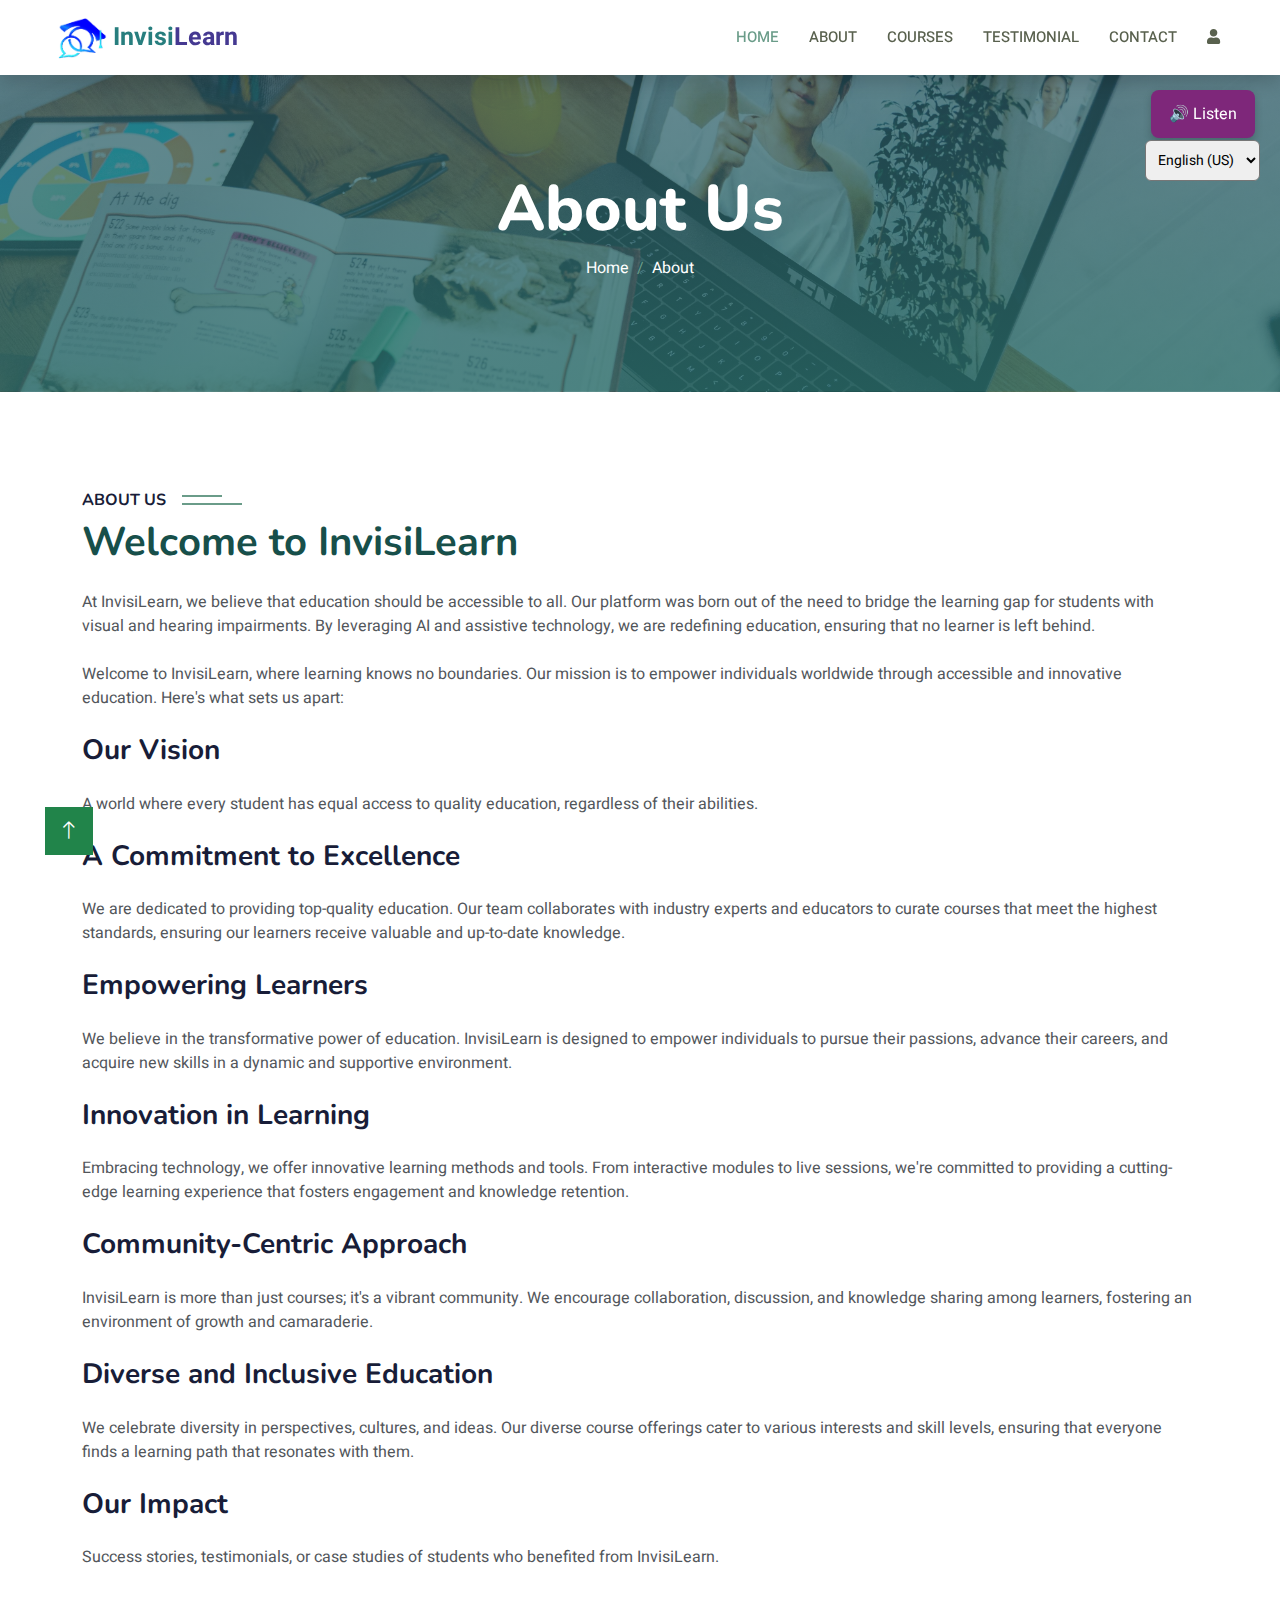
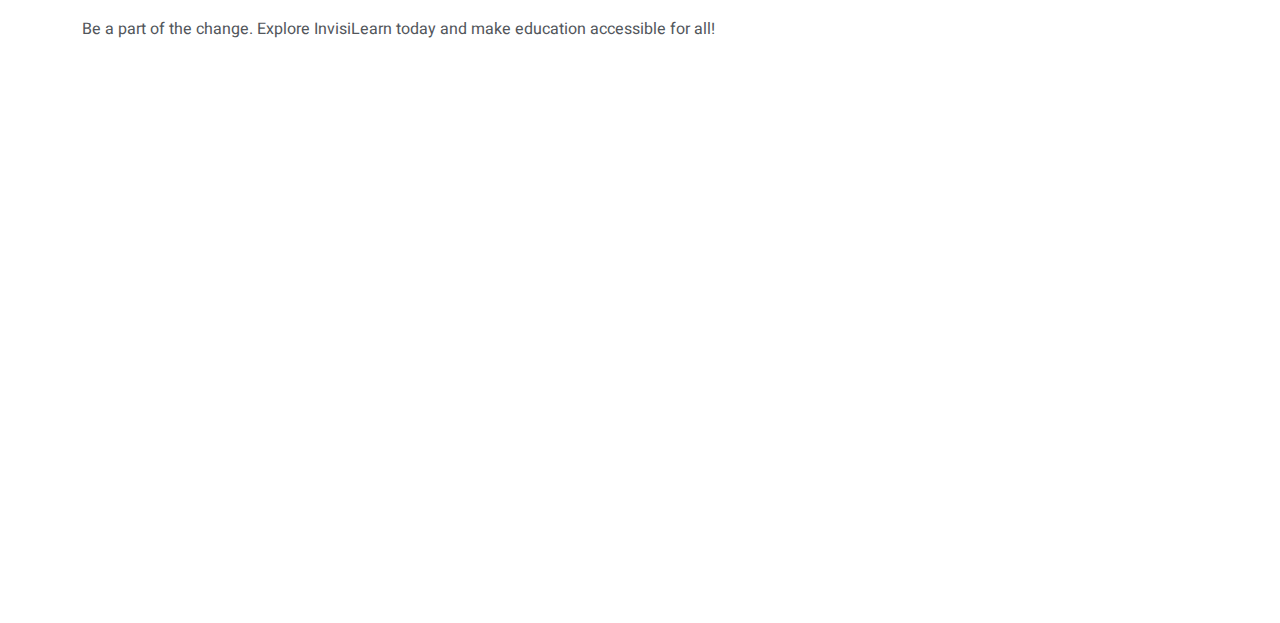
<file: about.html>
<!DOCTYPE html>
<html lang="en">

<head>
    <meta charset="utf-8">
    <title>Invisi Learn : About Us</title>
    <meta content="width=device-width, initial-scale=1.0" name="viewport">
    <meta content="" name="keywords">
    <meta content="" name="description">

    <!-- Favicon -->
    <link href="img/image-dark.png" rel="icon">

    <!-- Google Web Fonts -->
    <link rel="preconnect" href="https://fonts.googleapis.com">
    <link rel="preconnect" href="https://fonts.gstatic.com" crossorigin>
    <link
        href="https://fonts.googleapis.com/css2?family=Heebo:wght@400;500;600&family=Nunito:wght@600;700;800&display=swap"
        rel="stylesheet">

    <!-- Icon Font Stylesheet -->
    <link href="https://cdnjs.cloudflare.com/ajax/libs/font-awesome/5.10.0/css/all.min.css" rel="stylesheet">
    <link href="https://cdn.jsdelivr.net/npm/bootstrap-icons@1.4.1/font/bootstrap-icons.css" rel="stylesheet">

    <!-- Libraries Stylesheet -->
    <link href="lib/animate/animate.min.css" rel="stylesheet">
    <link href="lib/owlcarousel/assets/owl.carousel.min.css" rel="stylesheet">

    <!-- Customized Bootstrap Stylesheet -->
    <link href="css/bootstrap.min.css" rel="stylesheet">

    <!-- Template Stylesheet -->
    <link href="css/style.css" rel="stylesheet">
    <style>
        #voiceControls {
          position: fixed;
          top: 90px;
          right: 25px;
          background-color: #7e277a;
          color: white;
          border: none;
          padding: 12px 18px;
          font-size: 16px;
          border-radius: 8px;
          box-shadow: 0 4px 8px rgba(0, 0, 0, 0.2);
          z-index: 9999;
          cursor: pointer;
          transition: background-color 0.3s ease;
        }
    
        #voiceControls:hover {
          background-color: #7f51ecdf;
        }
    
        #languageSelect {
          position: fixed;
          top: 140px;
          right: 20px;
          padding: 8px;
          border-radius: 6px;
          font-size: 14px;
          z-index: 9999;
        }
      </style>
    </head>
    <script>
        let isSpeaking = false;
        let currentUtterance = null;
        let selectedLang = "en-US";
        let voices = [];
    
        function speakParagraphs() {
          const paragraphs = Array.from(document.querySelectorAll('p'));
          let text = paragraphs.map(p => p.innerText).join(' ');
          currentUtterance = new SpeechSynthesisUtterance(text);
          currentUtterance.lang = selectedLang;
          currentUtterance.voice = voices.find(voice => voice.lang === selectedLang) || null;
          currentUtterance.rate = 1;
          currentUtterance.pitch = 1;
          speechSynthesis.speak(currentUtterance);
        }
    
        function toggleSpeech() {
          if (speechSynthesis.speaking && !speechSynthesis.paused) {
            speechSynthesis.pause();
            document.getElementById('voiceControls').innerText = '⏸️ Paused';
            isSpeaking = false;
          } else if (speechSynthesis.paused) {
            speechSynthesis.resume();
            document.getElementById('voiceControls').innerText = '🔊 Listening...';
            isSpeaking = true;
          } else {
            speakParagraphs();
            document.getElementById('voiceControls').innerText = '🔊 Listening...';
            isSpeaking = true;
          }
        }
    
        function changeVoice() {
          selectedLang = document.getElementById('languageSelect').value;
          if (isSpeaking) {
            speechSynthesis.cancel();
            speakParagraphs();
          }
        }
    
        // Load voices
        window.speechSynthesis.onvoiceschanged = () => {
          voices = speechSynthesis.getVoices();
        };
    
        // Voice Command: "Read Page"
        const recognition = new (window.SpeechRecognition || window.webkitSpeechRecognition)();
        recognition.lang = "en-US";
        recognition.continuous = true;
        recognition.interimResults = false;
    
        recognition.onresult = function(event) {
          const transcript = event.results[event.results.length - 1][0].transcript.trim().toLowerCase();
          if (transcript.includes("read page")) {
            toggleSpeech();
          }
        };
    
        recognition.onerror = function(e) {
          console.error("Voice recognition error:", e.error);
        };
    
        // Start listening for voice commands
        recognition.start();
      </script>
    <body>
    
      <!-- Listen Button -->
      <button id="voiceControls" onclick="toggleSpeech()">🔊 Listen</button>
      <!-- Voice Options -->
      <select id="languageSelect" onchange="changeVoice()">
        <option value="en-US">English (US)</option>
        <option value="en-GB">English (UK)</option>
        <option value="hi-IN">Hindi</option>
        <option value="fr-FR">French</option>
        <option value="es-ES">Spanish</option>
      </select>
    <!-- Spinner Start -->
    <div id="spinner"
        class="show bg-white position-fixed translate-middle w-100 vh-100 top-50 start-50 d-flex align-items-center justify-content-center">
        <div class="spinner-border text-primary" style="width: 3rem; height: 3rem;" role="status">
            <span class="sr-only">Loading...</span>
        </div>
    </div>
    <!-- Spinner End -->


    <!-- Navbar Start -->
    <nav class="navbar navbar-expand-lg bg-white navbar-light shadow sticky-top p-0">
        <a href="index.html" class="navbar-brand d-flex align-items-center px-4 px-lg-5">
            <p class="m-0 fw-bold" style="font-size: 25px;"><img src="img/image-dark.png" alt="" height="50px"><span style="color: #277e7e;">Invisi</span><span
                style="color: #453991;">Learn</span></p>    
        </a>
        <button type="button" class="navbar-toggler me-4" data-bs-toggle="collapse" data-bs-target="#navbarCollapse"
            style="border: none;">
            <span class="navbar-toggler-icon"></span>
        </button>
        <div class="collapse navbar-collapse" id="navbarCollapse">
            <div class="navbar-nav ms-auto p-4 p-lg-0">
                <a href="index.html" class="nav-item nav-link active">Home</a>
                <a href="about.html" class="nav-item nav-link">About</a>
                <a href="courses.html" class="nav-item nav-link">Courses</a>
               <!-- <div class="nav-item dropdown">
                    <a href="#" class="nav-link dropdown-toggle" data-bs-toggle="dropdown">Pages</a>
                    <div class="dropdown-menu fade-down m-0">
                        <a href="team.html" class="dropdown-item">Our Team</a>
                        <a href="testimonial.html" class="dropdown-item">Testimonial</a>

                    </div>
                </div> -->
                <a href="testimonial.html" class="nav-item nav-link">Testimonial</a>
                <a href="contact.html" class="nav-item nav-link">Contact</a>
                <a href="login.html" class="nav-item nav-link"><i class="fa fa-user"></i></a>
                <a href="#" class="nav-item nav-link">
                    <div id="google_translate_element"></div>
                </a>
            </div>
        </div>
    </nav>
    <!-- Navbar End -->

    <!-- Header Start -->
    <div class="container-fluid bg-primary py-5 mb-5 page-header">
        <div class="container py-5">
            <div class="row justify-content-center">
                <div class="col-lg-10 text-center">
                    <h1 class="display-3 text-white animated slideInDown">About Us</h1>
                    <nav aria-label="breadcrumb">
                        <ol class="breadcrumb justify-content-center">
                            <li class="breadcrumb-item"><a class="text-white" href="index.html">Home</a></li>
                            <li class="breadcrumb-item text-white active" aria-current="page">About</li>
                        </ol>
                    </nav>
                </div>
            </div>
        </div>
    </div>
    <!-- Header End -->

    <!-- About Start -->
    <div class="container-xxl py-5">
        <div class="container">
            <div class="row g-5">

                <div class="col-lg-12 wow fadeInUp" data-wow-delay="0.3s">
                    <h6 class="section-title bg-white text-start pe-3">About Us</h6>
                    <h1 class="mb-4" style="color: #174f4a">Welcome to InvisiLearn</h1>
                    <p class="mb-4">
                        At InvisiLearn, we believe that education should be accessible to all. Our platform was born out of the need to bridge
                         the learning gap for students with visual and hearing impairments. By leveraging AI and assistive technology,
                          we are redefining education, ensuring that no learner is left behind.
                    </p>
                    <p class="mb-4">Welcome to InvisiLearn, where learning knows no boundaries. Our mission
                        is to empower individuals worldwide through accessible and innovative education. Here's what
                        sets us apart:</p>

                    <h3 class="mb-4">Our Vision</h3>
                    <p class="mb-4"> A world where every student has equal access to quality education, regardless of their abilities.</p>

                    <h3 class="mb-4">A Commitment to Excellence</h3>
                    <p class="mb-4"> We are dedicated to providing top-quality education. Our team collaborates with
                        industry experts and educators to curate courses that meet the highest standards, ensuring our
                        learners receive valuable and up-to-date knowledge.</p>

                    <h3 class="mb-4">Empowering Learners</h3>

                    <p class="mb-4">We believe in the transformative power of education. InvisiLearn is
                        designed to empower individuals to pursue their passions, advance their careers, and acquire new
                        skills in a dynamic and supportive environment.</p>

                    <h3 class="mb-4">Innovation in Learning</h3>

                    <p class="mb-4">Embracing technology, we offer innovative learning methods and tools. From
                        interactive modules to live sessions, we're committed to providing a cutting-edge learning
                        experience that fosters engagement and knowledge retention.</p>

                    <h3 class="mb-4">Community-Centric Approach</h3>

                    <p class="mb-4"> InvisiLearn is more than just courses; it's a vibrant community. We
                        encourage collaboration, discussion, and knowledge sharing among learners, fostering an
                        environment of growth and camaraderie.</p>

                    <h3 class="mb-4">Diverse and Inclusive Education</h3>

                    <p class="mb-4">We celebrate diversity in perspectives, cultures, and ideas. Our diverse course
                        offerings cater to various interests and skill levels, ensuring that everyone finds a learning
                        path that resonates with them.</p>

                    <h3 class="mb-4">Our Impact</h3>

                    <p class="mb-4">Success stories, testimonials, or case studies of students
                         who benefited from InvisiLearn.</p>

                    <p class=" mt-5 mb-4">Be a part of the change.
                         Explore InvisiLearn today and make education accessible for all!</p>

                </div>

            </div>
        </div>
    </div>
    <!-- About End -->


    <!-- Footer Start -->
    <div class="container-fluid bg-dark text-light footer pt-5 mt-5 wow fadeIn" data-wow-delay="0.1s">
        <div class="container py-5">
            <div class="row g-5">
                <div class="col-lg-4 col-md-6">
                    <h4 class="text-white mb-3">Quick Link</h4>
                    <p><a class="text-light" href="about.html">About Us</a></p>
                    <p><a class="text-light" href="contact.html">Contact Us</a></p>
                    <p><a class="text-light" href="">Privacy Policy</a></p>
                    <p><a class="text-light" href="">Terms & Condition</a></p>
                    <p><a class="text-light" href="">FAQs & Help</a></p>
                </div>
                <div class="col-lg-4 col-md-6">
                    <h4 class="text-white mb-3">Contact</h4>
                    <p class="mb-2"><i class="fa fa-map-marker-alt me-3"></i>123 Street, Chennai, Tamilnadu</p>
                    <p class="mb-2"><i class="fa fa-phone-alt me-3"></i>+91 8683045908</p>
                    <p class="mb-2"><i class="fa fa-envelope me-3"></i>support@invisilearn.com</p>
                    <div class="d-flex pt-2">
                        <a class="btn btn-outline-light btn-social" href=""><i class="fab fa-twitter"></i></a>
                        <a class="btn btn-outline-light btn-social" href=""><i class="fab fa-facebook-f"></i></a>
                        <a class="btn btn-outline-light btn-social" href=""><i class="fab fa-youtube"></i></a>
                        <a class="btn btn-outline-light btn-social" href=""><i class="fab fa-linkedin-in"></i></a>
                    </div>
                </div>

                <div class="col-lg-4 col-md-6">
                    <h4 class="text-white mb-3">Subscribe to our Newsletter</h4>
                    <p>Subscribe now and join our growing community of learners committed to lifelong education! </p>
                    <div class="position-relative mx-auto" style="max-width: 400px;">
                        <form action="#">
                            <input class="form-control border-0 w-100 py-3 ps-4 pe-5" type="email"
                                placeholder="Your email" required>
                            <button type="submit"
                                class="btn btn-primary py-2 position-absolute top-0 end-0 mt-2 me-2"><a
                                    href="mailto:keertidvcorai@gmail.com">Subscribe</a></button>
                        </form>
                    </div>
                </div>
            </div>
        </div>
        <div class="container">
            <div class="copyright">
                <div class="row">
                    <div class="col-md-6 text-center text-md-start mb-3 mb-md-0">
                        &copy; <a class="border-bottom" href="index.html">invisilearn</a>, All Right Reserved.

                    </div>
                </div>
            </div>
        </div>
    </div>
    <!-- Footer End -->


    <!-- Back to Top -->
    <a href="#" class="btn btn-lg btn-primary btn-lg-square back-to-top"><i class="bi bi-arrow-up"></i></a>


    <!-- JavaScript Libraries -->
    <script src="https://code.jquery.com/jquery-3.4.1.min.js"></script>
    <script src="https://cdn.jsdelivr.net/npm/bootstrap@5.0.0/dist/js/bootstrap.bundle.min.js"></script>
    <script src="lib/wow/wow.min.js"></script>
    <script src="lib/easing/easing.min.js"></script>
    <script src="lib/waypoints/waypoints.min.js"></script>
    <script src="lib/owlcarousel/owl.carousel.min.js"></script>


    <!-- Template Javascript -->
    <script src="js/main.js"></script>
    <script src="js/voiceCommands.js"></script>

</body>

</html>
</file>
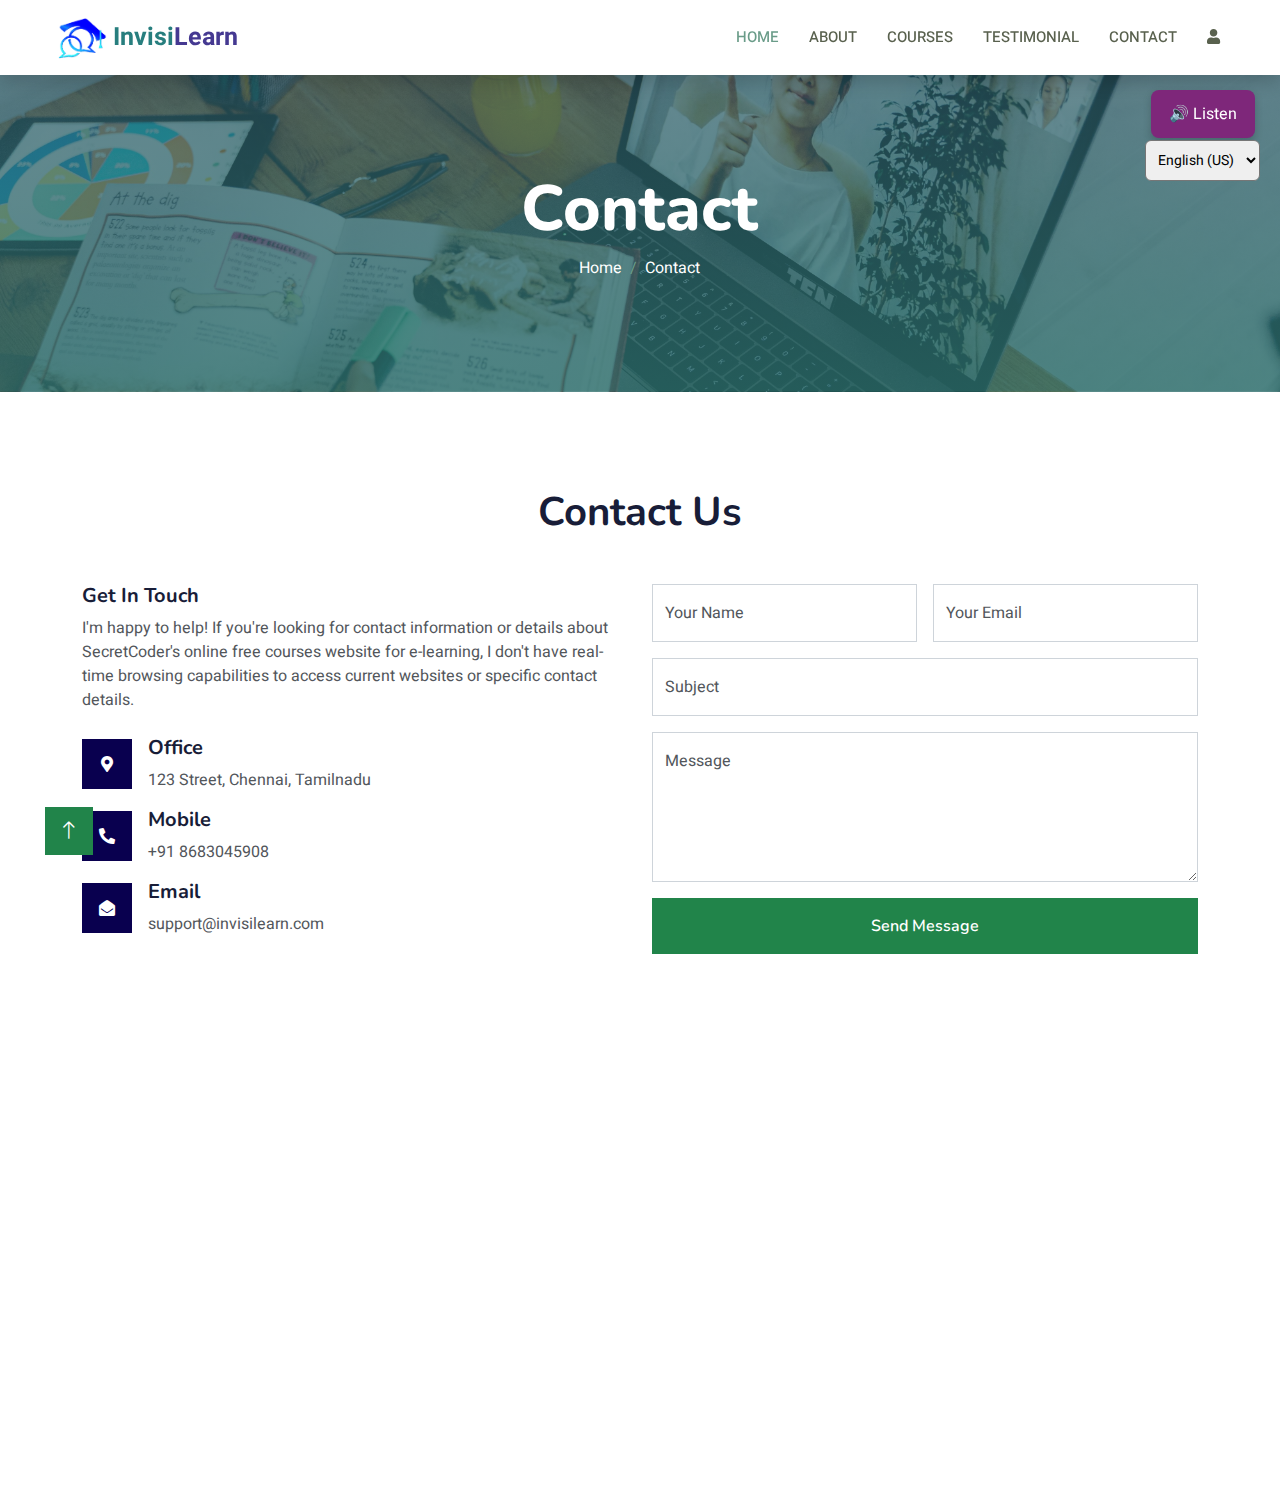
<file: contact.html>
<!DOCTYPE html>
<html lang="en">

<head>
    <meta charset="utf-8">
    <title>Invisi Learn : Contact</title>
    <meta content="width=device-width, initial-scale=1.0" name="viewport">
    <meta content="" name="keywords">
    <meta content="" name="description">

    <!-- Favicon -->
    <link href="img/image-dark.png" rel="icon">

    <!-- Google Web Fonts -->
    <link rel="preconnect" href="https://fonts.googleapis.com">
    <link rel="preconnect" href="https://fonts.gstatic.com" crossorigin>
    <link
        href="https://fonts.googleapis.com/css2?family=Heebo:wght@400;500;600&family=Nunito:wght@600;700;800&display=swap"
        rel="stylesheet">

    <!-- Icon Font Stylesheet -->
    <link href="https://cdnjs.cloudflare.com/ajax/libs/font-awesome/5.10.0/css/all.min.css" rel="stylesheet">
    <link href="https://cdn.jsdelivr.net/npm/bootstrap-icons@1.4.1/font/bootstrap-icons.css" rel="stylesheet">

    <!-- Libraries Stylesheet -->
    <link href="lib/animate/animate.min.css" rel="stylesheet">
    <link href="lib/owlcarousel/assets/owl.carousel.min.css" rel="stylesheet">

    <!-- Customized Bootstrap Stylesheet -->
    <link href="css/bootstrap.min.css" rel="stylesheet">

    <!-- Template Stylesheet -->
    <link href="css/style.css" rel="stylesheet">
    <style>
        #voiceControls {
          position: fixed;
          top: 90px;
          right: 25px;
          background-color: #7e277a;
          color: white;
          border: none;
          padding: 12px 18px;
          font-size: 16px;
          border-radius: 8px;
          box-shadow: 0 4px 8px rgba(0, 0, 0, 0.2);
          z-index: 9999;
          cursor: pointer;
          transition: background-color 0.3s ease;
        }
    
        #voiceControls:hover {
          background-color: #7f51ecdf;
        }
    
        #languageSelect {
          position: fixed;
          top: 140px;
          right: 20px;
          padding: 8px;
          border-radius: 6px;
          font-size: 14px;
          z-index: 9999;
        }
      </style>
    </head>
    <script>
        let isSpeaking = false;
        let currentUtterance = null;
        let selectedLang = "en-US";
        let voices = [];
    
        function speakParagraphs() {
          const paragraphs = Array.from(document.querySelectorAll('p'));
          let text = paragraphs.map(p => p.innerText).join(' ');
          currentUtterance = new SpeechSynthesisUtterance(text);
          currentUtterance.lang = selectedLang;
          currentUtterance.voice = voices.find(voice => voice.lang === selectedLang) || null;
          currentUtterance.rate = 1;
          currentUtterance.pitch = 1;
          speechSynthesis.speak(currentUtterance);
        }
    
        function toggleSpeech() {
          if (speechSynthesis.speaking && !speechSynthesis.paused) {
            speechSynthesis.pause();
            document.getElementById('voiceControls').innerText = '⏸️ Paused';
            isSpeaking = false;
          } else if (speechSynthesis.paused) {
            speechSynthesis.resume();
            document.getElementById('voiceControls').innerText = '🔊 Listening...';
            isSpeaking = true;
          } else {
            speakParagraphs();
            document.getElementById('voiceControls').innerText = '🔊 Listening...';
            isSpeaking = true;
          }
        }
    
        function changeVoice() {
          selectedLang = document.getElementById('languageSelect').value;
          if (isSpeaking) {
            speechSynthesis.cancel();
            speakParagraphs();
          }
        }
    
        // Load voices
        window.speechSynthesis.onvoiceschanged = () => {
          voices = speechSynthesis.getVoices();
        };
    
        // Voice Command: "Read Page"
        const recognition = new (window.SpeechRecognition || window.webkitSpeechRecognition)();
        recognition.lang = "en-US";
        recognition.continuous = true;
        recognition.interimResults = false;
    
        recognition.onresult = function(event) {
          const transcript = event.results[event.results.length - 1][0].transcript.trim().toLowerCase();
          if (transcript.includes("read page")) {
            toggleSpeech();
          }
        };
    
        recognition.onerror = function(e) {
          console.error("Voice recognition error:", e.error);
        };
    
        // Start listening for voice commands
        recognition.start();
      </script>
    <body>
    
      <!-- Listen Button -->
      <button id="voiceControls" onclick="toggleSpeech()">🔊 Listen</button>
      <!-- Voice Options -->
      <select id="languageSelect" onchange="changeVoice()">
        <option value="en-US">English (US)</option>
        <option value="en-GB">English (UK)</option>
        <option value="hi-IN">Hindi</option>
        <option value="fr-FR">French</option>
        <option value="es-ES">Spanish</option>
      </select>
    <!-- Spinner Start -->
    <div id="spinner"
        class="show bg-white position-fixed translate-middle w-100 vh-100 top-50 start-50 d-flex align-items-center justify-content-center">
        <div class="spinner-border text-primary" style="width: 3rem; height: 3rem;" role="status">
            <span class="sr-only">Loading...</span>
        </div>
    </div>
    <!-- Spinner End -->


    <!-- Navbar Start -->
    <nav class="navbar navbar-expand-lg bg-white navbar-light shadow sticky-top p-0">
        <a href="index.html" class="navbar-brand d-flex align-items-center px-4 px-lg-5">
            <p class="m-0 fw-bold" style="font-size: 25px;"><img src="img/image-dark.png" alt="" height="50px"><span style="color: #277e7e;">Invisi</span><span
                style="color: #453991;">Learn</span></p>
        </a>
        <button type="button" class="navbar-toggler me-4" data-bs-toggle="collapse" data-bs-target="#navbarCollapse"
            style="border: none;">
            <span class="navbar-toggler-icon"></span>
        </button>
        <div class="collapse navbar-collapse" id="navbarCollapse">
            <div class="navbar-nav ms-auto p-4 p-lg-0">
                <a href="index.html" class="nav-item nav-link active">Home</a>
                <a href="about.html" class="nav-item nav-link">About</a>
                <a href="courses.html" class="nav-item nav-link">Courses</a>
            <!--    <div class="nav-item dropdown">
                    <a href="#" class="nav-link dropdown-toggle" data-bs-toggle="dropdown">Pages</a>
                    <div class="dropdown-menu fade-down m-0">
                        <a href="team.html" class="dropdown-item">Our Team</a>
                        <a href="testimonial.html" class="dropdown-item">Testimonial</a>

                    </div>
                </div>-->
                <a href="testimonial.html" class="nav-item nav-link">Testimonial</a>
                <a href="contact.html" class="nav-item nav-link">Contact</a>
                <a href="login.html" class="nav-item nav-link"><i class="fa fa-user"></i></a>
                <a href="#" class="nav-item nav-link">
                    <div id="google_translate_element"></div>
                </a>
            </div>
        </div>
    </nav>
    <!-- Navbar End -->


    <!-- Header Start -->
    <div class="container-fluid bg-primary py-5 mb-5 page-header">
        <div class="container py-5">
            <div class="row justify-content-center">
                <div class="col-lg-10 text-center">
                    <h1 class="display-3 text-white animated slideInDown">Contact</h1>
                    <nav aria-label="breadcrumb">
                        <ol class="breadcrumb justify-content-center">
                            <li class="breadcrumb-item"><a class="text-white" href="index.html">Home</a></li>
                            <li class="breadcrumb-item text-white active" aria-current="page">Contact</li>
                        </ol>
                    </nav>
                </div>
            </div>
        </div>
    </div>
    <!-- Header End -->


    <!-- Contact Start -->
    <div class="container-xxl py-5">
        <div class="container">
            <div class="text-center wow fadeInUp" data-wow-delay="0.1s">
                <h1 class="mb-5 bg-white text-center px-3">Contact Us</h1>

            </div>
            <div class="row g-4">
                <div class="col-lg-6 col-md-6 wow fadeInUp" data-wow-delay="0.1s">
                    <h5>Get In Touch</h5>
                    <p class="mb-4">I'm happy to help! If you're looking for contact information or details about
                        SecretCoder's online free courses website for e-learning, I don't have real-time browsing
                        capabilities to access current websites or specific contact details.</p>
                    <div class="d-flex align-items-center mb-3">
                        <div class="d-flex align-items-center justify-content-center flex-shrink-0"
                            style="width: 50px; height: 50px; background-color: #09004f;">
                            <i class="fa fa-map-marker-alt text-white"></i>
                        </div>
                        <div class="ms-3">
                            <h5>Office</h5>
                            <p class="mb-0">123 Street, Chennai, Tamilnadu</p>
                        </div>
                    </div>
                    <div class="d-flex align-items-center mb-3">
                        <div class="d-flex align-items-center justify-content-center flex-shrink-0"
                            style="width: 50px; height: 50px; background-color: #09004f;">
                            <i class="fa fa-phone-alt text-white"></i>
                        </div>
                        <div class="ms-3">
                            <h5>Mobile</h5>
                            <p class="mb-0">+91 8683045908</p>
                        </div>
                    </div>
                    <div class="d-flex align-items-center">
                        <div class="d-flex align-items-center justify-content-center flex-shrink-0"
                            style="width: 50px; height: 50px; background-color: #09004f;">
                            <i class="fa fa-envelope-open text-white"></i>
                        </div>
                        <div class="ms-3">
                            <h5>Email</h5>
                            <p class="mb-0">support@invisilearn.com</p>
                        </div>
                    </div>
                </div>

                <div class="col-lg-6 col-md-12 wow fadeInUp" data-wow-delay="0.5s">
                    <form>
                        <div class="row g-3">
                            <div class="col-md-6">
                                <div class="form-floating">
                                    <input type="text" class="form-control" id="name" required placeholder="Your Name">
                                    <label for="name">Your Name</label>
                                </div>
                            </div>
                            <div class="col-md-6">
                                <div class="form-floating">
                                    <input type="email" class="form-control" id="email" required
                                        placeholder="Your Email">
                                    <label for="email">Your Email</label>
                                </div>
                            </div>
                            <div class="col-12">
                                <div class="form-floating">
                                    <input type="text" class="form-control" id="subject" required placeholder="Subject">
                                    <label for="subject">Subject</label>
                                </div>
                            </div>
                            <div class="col-12">
                                <div class="form-floating">
                                    <textarea class="form-control" required placeholder="Leave a message here"
                                        id="message" style="height: 150px"></textarea>
                                    <label for="message">Message</label>
                                </div>
                            </div>
                            <div class="col-12">
                                <button class="btn btn-primary w-100 py-3" type="submit"><a
                                        href="mailto:keertidvcorai@gmail.com" class="text-decoration-none"
                                        style="color: #fff;" type="submit">Send Message</a></button>
                            </div>
                        </div>
                    </form>
                </div>
            </div>
        </div>
    </div>
    <!-- Contact End -->


    <!-- Footer Start -->
    <div class="container-fluid bg-dark text-light footer pt-5 mt-5 wow fadeIn" data-wow-delay="0.1s">
        <div class="container py-5">
            <div class="row g-5">
                <div class="col-lg-4 col-md-6">
                    <h4 class="text-white mb-3">Quick Link</h4>
                    <p><a class="text-light" href="about.html">About Us</a></p>
                    <p><a class="text-light" href="contact.html">Contact Us</a></p>
                    <p><a class="text-light" href="">Privacy Policy</a></p>
                    <p><a class="text-light" href="">Terms & Condition</a></p>
                    <p><a class="text-light" href="">FAQs & Help</a></p>
                </div>
                <div class="col-lg-4 col-md-6">
                    <h4 class="text-white mb-3">Contact</h4>
                    <p class="mb-2"><i class="fa fa-map-marker-alt me-3"></i>123 Street, Chennai, Tamilnadu</p>
                    <p class="mb-2"><i class="fa fa-phone-alt me-3"></i>+91 8683045908</p>
                    <p class="mb-2"><i class="fa fa-envelope me-3"></i>support@invisilearn.com</p>
                    <div class="d-flex pt-2">
                        <a class="btn btn-outline-light btn-social" href=""><i class="fab fa-twitter"></i></a>
                        <a class="btn btn-outline-light btn-social" href=""><i class="fab fa-facebook-f"></i></a>
                        <a class="btn btn-outline-light btn-social" href=""><i class="fab fa-youtube"></i></a>
                        <a class="btn btn-outline-light btn-social" href=""><i class="fab fa-linkedin-in"></i></a>
                    </div>
                </div>

                <div class="col-lg-4 col-md-6">
                    <h4 class="text-white mb-3">Subscribe to our Newsletter</h4>
                    <p>Subscribe now and join our growing community of learners committed to lifelong education! </p>
                    <div class="position-relative mx-auto" style="max-width: 400px;">
                        <form action="#">
                            <input class="form-control border-0 w-100 py-3 ps-4 pe-5" type="email"
                                placeholder="Your email" required>
                            <button type="submit"
                                class="btn btn-primary py-2 position-absolute top-0 end-0 mt-2 me-2"><a
                                    href="mailto:keertidvcorai@gmail.com">Subscribe</a></button>
                        </form>
                    </div>
                </div>
            </div>
        </div>
        <div class="container">
            <div class="copyright">
                <div class="row">
                    <div class="col-md-6 text-center text-md-start mb-3 mb-md-0">
                        &copy; <a class="border-bottom" href="index.html">InvisiLearn</a>, All Right Reserved.

                    </div>
                </div>
            </div>
        </div>
    </div>
    <!-- Footer End -->


    <!-- Back to Top -->
    <a href="#" class="btn btn-lg btn-primary btn-lg-square back-to-top"><i class="bi bi-arrow-up"></i></a>


    <!-- JavaScript Libraries -->
    <script src="https://code.jquery.com/jquery-3.4.1.min.js"></script>
    <script src="https://cdn.jsdelivr.net/npm/bootstrap@5.0.0/dist/js/bootstrap.bundle.min.js"></script>
    <script src="lib/wow/wow.min.js"></script>
    <script src="lib/easing/easing.min.js"></script>
    <script src="lib/waypoints/waypoints.min.js"></script>
    <script src="lib/owlcarousel/owl.carousel.min.js"></script>

    <!-- Template Javascript -->
    <script src="js/main.js"></script>
</body>

</html>
</file>
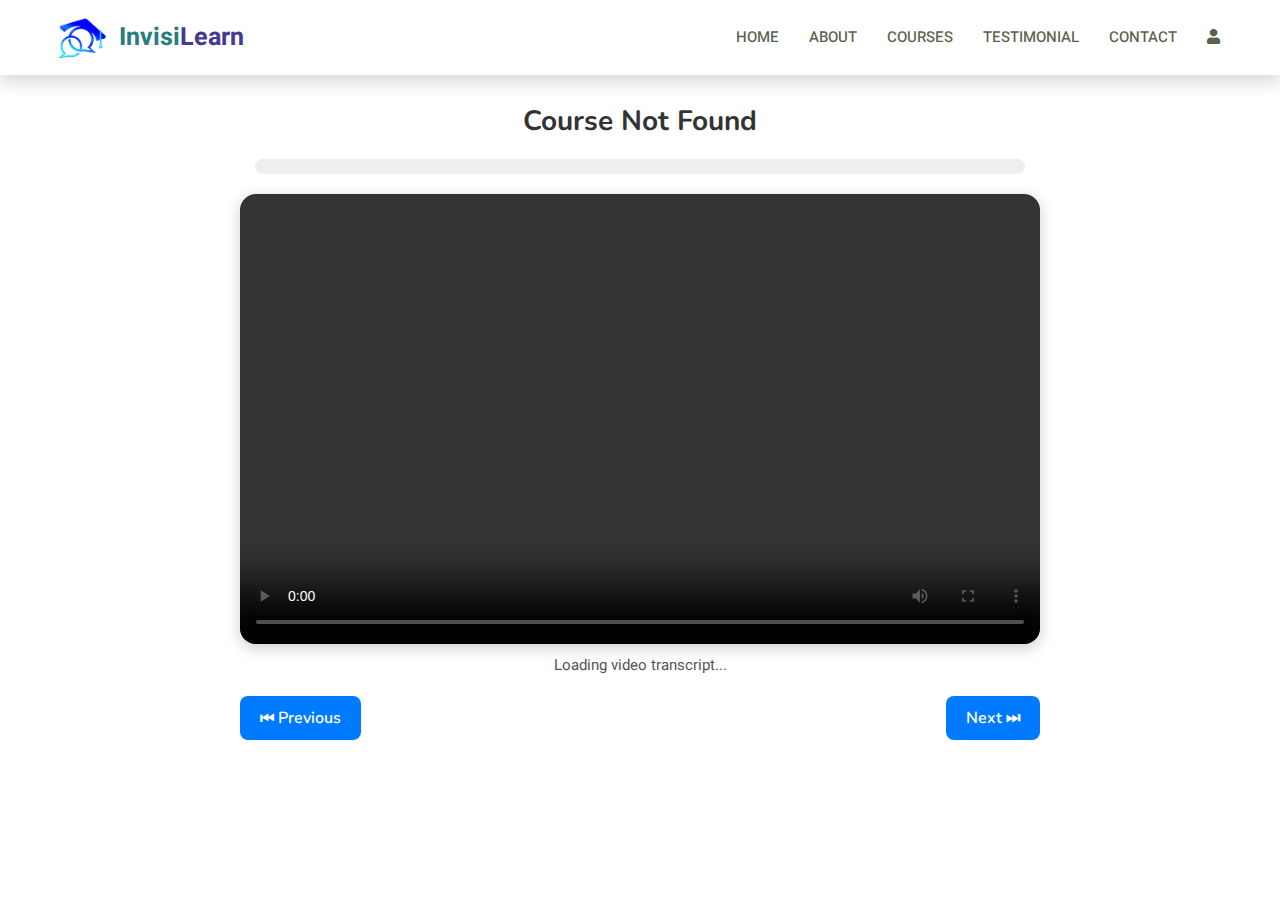
<file: courseContent.html>
<!DOCTYPE html>
<html lang="en">
<head>
  <meta charset="UTF-8" />
  <title>Course Content</title>
  <meta name="viewport" content="width=device-width, initial-scale=1.0" />

  <!-- Favicon -->
  <link href="img/icon.png" rel="icon">

  <!-- Google Fonts -->
  <link rel="preconnect" href="https://fonts.googleapis.com">
  <link rel="preconnect" href="https://fonts.gstatic.com" crossorigin>
  <link href="https://fonts.googleapis.com/css2?family=Heebo:wght@400;500;600&family=Nunito:wght@600;700;800&display=swap" rel="stylesheet">

  <!-- Icon Fonts -->
  <link href="https://cdnjs.cloudflare.com/ajax/libs/font-awesome/5.10.0/css/all.min.css" rel="stylesheet">
  <link href="https://cdn.jsdelivr.net/npm/bootstrap-icons@1.4.1/font/bootstrap-icons.css" rel="stylesheet">

  <!-- Bootstrap & Animation Libraries -->
  <link href="lib/animate/animate.min.css" rel="stylesheet">
  <link href="css/bootstrap.min.css" rel="stylesheet">
  <link href="css/style.css" rel="stylesheet">

  <style>
    #course-title {
      margin: 30px 0 20px;
      font-size: 28px;
      color: #333;
      text-align: center;
    }

    video {
      display: block;
      width: 100%;
      max-width: 800px;
      height: auto;
      aspect-ratio: 16 / 9;
      border-radius: 16px;
      box-shadow: 0 4px 16px rgba(0, 0, 0, 0.2);
      margin: 0 auto 10px auto;
    }

    .caption {
      font-size: 15px;
      color: #555;
      margin-bottom: 20px;
      text-align: center;
    }

    .controls {
      display: flex;
      justify-content: space-between;
      align-items: center;
      max-width: 800px;
      margin: 10px auto;
    }

    .btn {
      padding: 10px 20px;
      font-size: 16px;
      border: none;
      border-radius: 8px;
      cursor: pointer;
      background-color: #007bff;
      color: white;
      transition: background-color 0.3s;
    }

    .btn:hover {
      background-color: #0056b3;
    }

    .quiz-btn {
      margin-top: 30px;
      padding: 12px 24px;
      background-color: #28a745;
      font-size: 16px;
      border-radius: 10px;
      display: none;
    }

    .quiz-btn:disabled {
      background-color: gray;
      cursor: not-allowed;
    }

    .progress-bar-container {
      max-width: 800px;
      margin: 0 auto;
      padding: 0 15px;
    }

    .progress-bar {
      height: 15px;
      width: 100%;
      background-color: #eee;
      border-radius: 10px;
      overflow: hidden;
      margin: 20px 0;
    }

    .progress-bar-fill {
      height: 100%;
      width: 0%;
      background-color: #4caf50;
      transition: width 0.5s ease-in-out;
    }
  </style>
</head>
<body>

  <!-- Spinner Start -->
  <div id="spinner"
    class="show bg-white position-fixed translate-middle w-100 vh-100 top-50 start-50 d-flex align-items-center justify-content-center">
    <div class="spinner-border text-primary" style="width: 3rem; height: 3rem;" role="status">
      <span class="sr-only">Loading...</span>
    </div>
  </div>
  <!-- Spinner End -->

  <!-- Navbar Start -->
  <nav class="navbar navbar-expand-lg bg-white navbar-light shadow sticky-top p-0">
    <a href="index.html" class="navbar-brand d-flex align-items-center px-4 px-lg-5">
      <p class="m-0 fw-bold" style="font-size: 25px;">
        <img src="img/image-dark.png" alt="" height="50px">
        <span style="color: #277e7e;">Invisi</span><span style="color: #453991;">Learn</span>
      </p>    
    </a>
    <button type="button" class="navbar-toggler me-4" data-bs-toggle="collapse" data-bs-target="#navbarCollapse"
      style="border: none;">
      <span class="navbar-toggler-icon"></span>
    </button>
    <div class="collapse navbar-collapse" id="navbarCollapse">
      <div class="navbar-nav ms-auto p-4 p-lg-0">
        <a href="index.html" class="nav-item nav-link">Home</a>
        <a href="about.html" class="nav-item nav-link">About</a>
        <a href="courses.html" class="nav-item nav-link">Courses</a>
        <a href="testimonial.html" class="nav-item nav-link">Testimonial</a>
        <a href="contact.html" class="nav-item nav-link">Contact</a>
        <a href="login.html" class="nav-item nav-link"><i class="fa fa-user"></i></a>
        <a href="#" class="nav-item nav-link">
          <div id="google_translate_element"></div>
        </a>
      </div>
    </div>
  </nav>
  <!-- Navbar End -->

  <h1 id="course-title">Loading Course...</h1>

  <div class="progress-bar-container">
    <div class="progress-bar">
      <div class="progress-bar-fill" id="progress-fill"></div>
    </div>
  </div>

  <video id="course-video" controls></video>
  <div class="caption" id="video-caption">Loading video transcript...</div>

  <div class="controls">
    <button class="btn" onclick="prevVideo()">⏮ Previous</button>
    <button class="btn" onclick="nextVideo()">Next ⏭</button>
  </div>

  <div style="text-align: center;">
    <button class="btn quiz-btn" id="quiz-button" disabled onclick="goToQuiz()">Take the Quiz</button>
  </div>

  <!-- JS Libraries -->
  <script src="https://code.jquery.com/jquery-3.4.1.min.js"></script>
  <script src="https://cdn.jsdelivr.net/npm/bootstrap@5.0.0/dist/js/bootstrap.bundle.min.js"></script>
  <script src="lib/wow/wow.min.js"></script>
  <script src="js/main.js"></script>
  <script src="js/voiceCommands.js"></script>

  <!-- Custom Video Logic -->
  <script>
    const urlParams = new URLSearchParams(window.location.search);
    const courseId = urlParams.get('course');

    const courseNames = {
      ms_excel: "Introduction to MS Excel"
    };

    const captions = {
      1: "Video 1: Learn the basics of Excel interface and cells.",
      2: "Video 2: Formatting cells and using functions.",
      3: "Video 3: Sorting, filtering and conditional formatting.",
      4: "Video 4: Charts and visualization tools in Excel.",
      5: "Video 5: Working with large data and PivotTables.",
      6: "Video 6: Tips, shortcuts, and exporting your data."
    };

    const videos = [
      "videos/excel1.mp4",
      "videos/excel2.mp4",
      "videos/excel3.mp4",
      "videos/excel4.mp4",
      "videos/excel5.mp4",
      "videos/excel6.mp4"
    ];

    let currentVideo = 0;
    const videoElement = document.getElementById("course-video");
    const captionElement = document.getElementById("video-caption");
    const titleElement = document.getElementById("course-title");
    const progressFill = document.getElementById("progress-fill");
    const quizButton = document.getElementById("quiz-button");

    function loadVideo(index) {
      videoElement.src = videos[index];
      captionElement.innerText = captions[index + 1];
      progressFill.style.width = `${((index + 1) / videos.length) * 100}%`;

      // Show quiz button at end
      if (index === videos.length - 1) {
        quizButton.style.display = "inline-block";
        quizButton.disabled = false;
      } else {
        quizButton.style.display = "none";
        quizButton.disabled = true;
      }
    }

    function nextVideo() {
      if (currentVideo < videos.length - 1) {
        currentVideo++;
        loadVideo(currentVideo);
      }
    }

    function prevVideo() {
      if (currentVideo > 0) {
        currentVideo--;
        loadVideo(currentVideo);
      }
    }

    function goToQuiz() {
      window.location.href = `quiz.html?course=${courseId}`;
    }

    window.onload = function () {
      if (courseId && courseNames[courseId]) {
        titleElement.innerText = courseNames[courseId];
        loadVideo(currentVideo);
      } else {
        titleElement.innerText = "Course Not Found";
      }

      // Hide spinner
      document.getElementById("spinner").classList.remove("show");
    };
  </script>

</body>
</html>
</file>
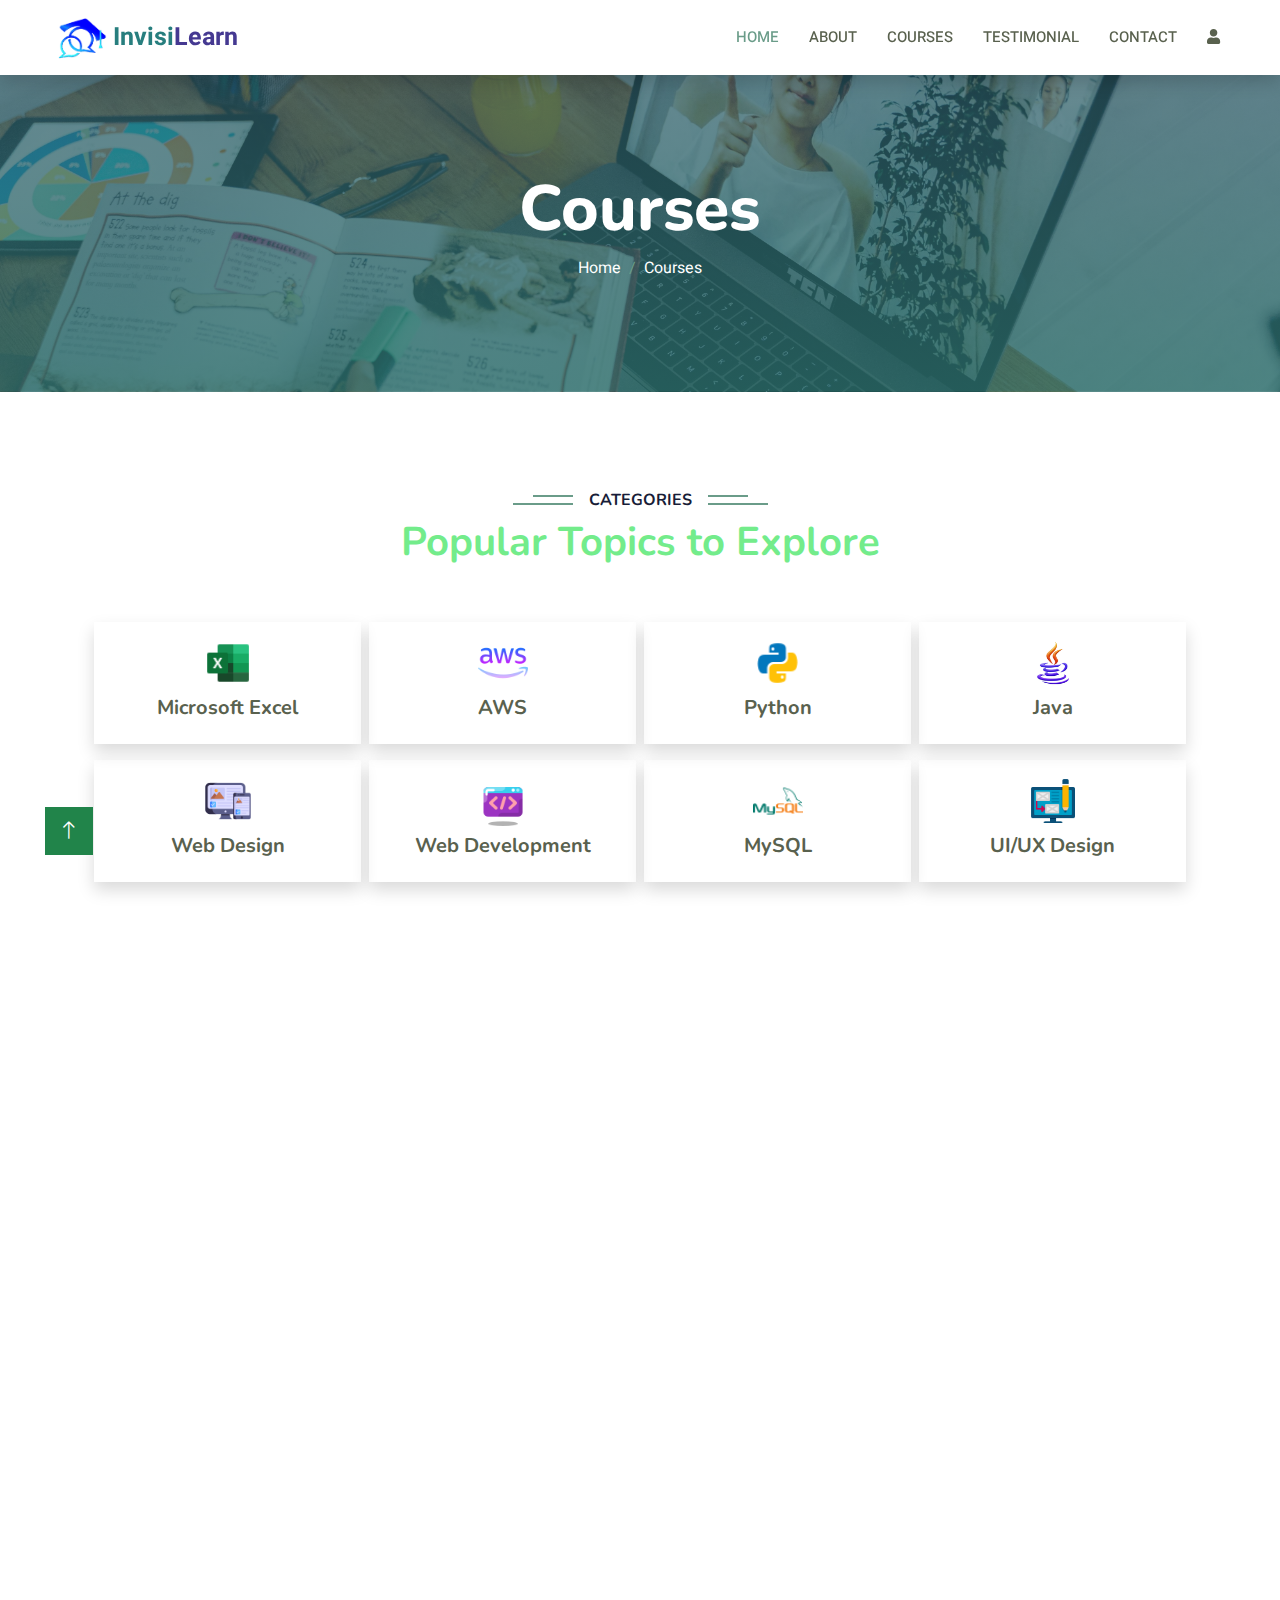
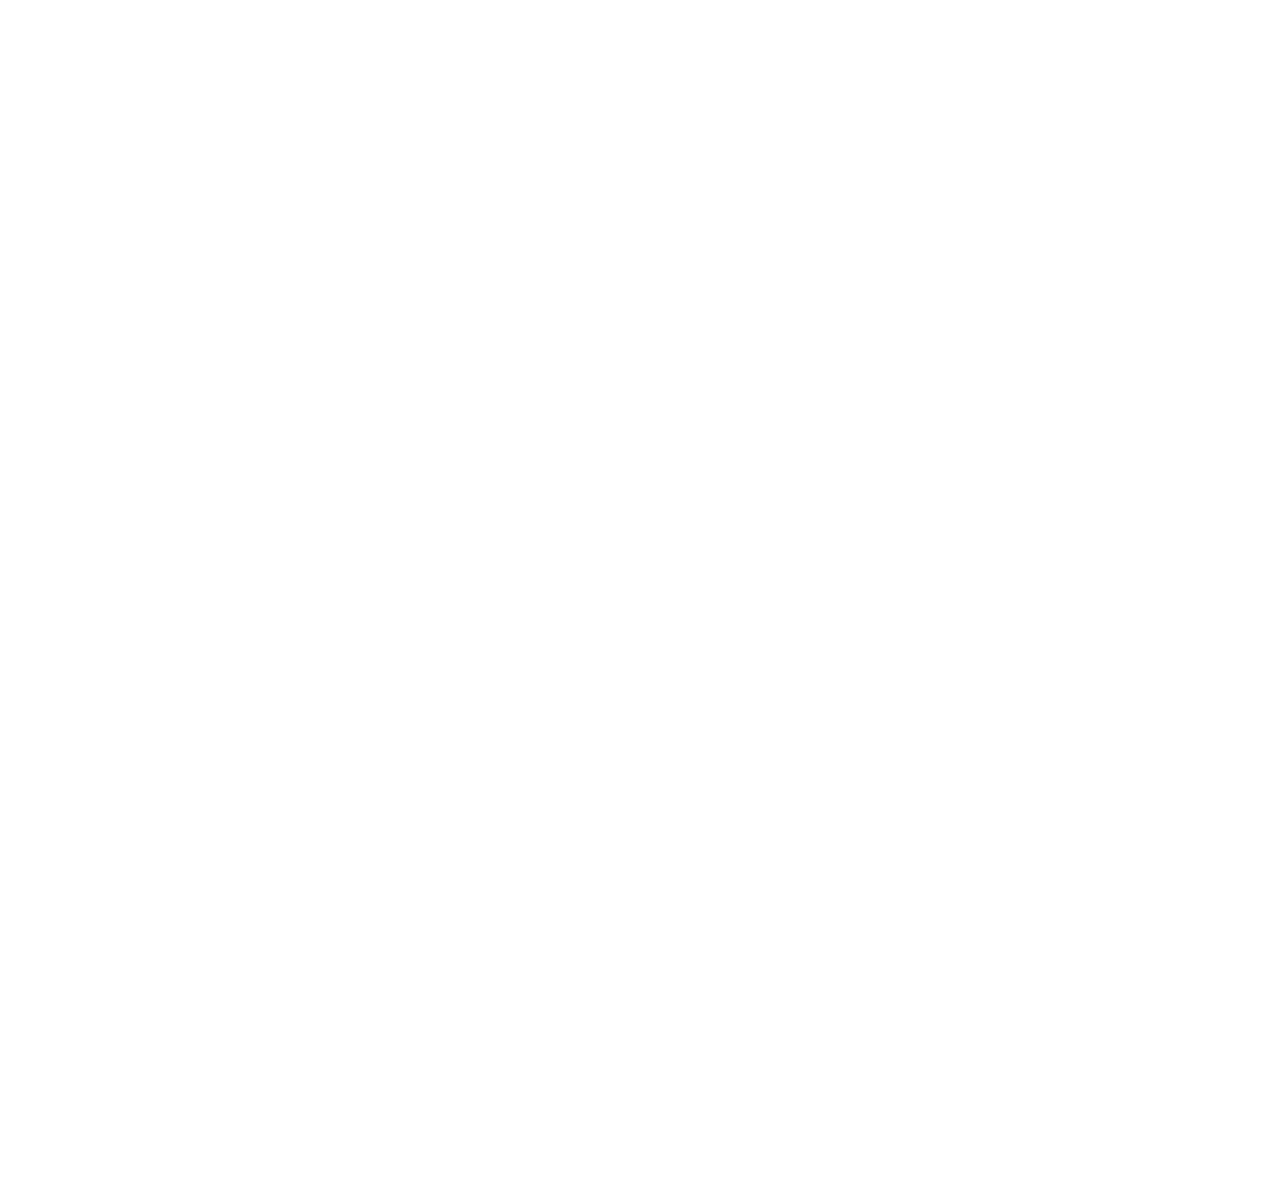
<file: courses.html>
<!DOCTYPE html>
<html lang="en">

<head>
    <meta charset="utf-8">
    <title>Invisi Learn : Courses</title>
    <meta content="width=device-width, initial-scale=1.0" name="viewport">
    <meta content="" name="keywords">
    <meta content="" name="description">

    <!-- Favicon -->
    <link href="img/image-dark.png" rel="icon">

    <!-- Google Web Fonts -->
    <link rel="preconnect" href="https://fonts.googleapis.com">
    <link rel="preconnect" href="https://fonts.gstatic.com" crossorigin>
    <link
        href="https://fonts.googleapis.com/css2?family=Heebo:wght@400;500;600&family=Nunito:wght@600;700;800&display=swap"
        rel="stylesheet">

    <!-- Icon Font Stylesheet -->
    <link href="https://cdnjs.cloudflare.com/ajax/libs/font-awesome/5.10.0/css/all.min.css" rel="stylesheet">
    <link href="https://cdn.jsdelivr.net/npm/bootstrap-icons@1.4.1/font/bootstrap-icons.css" rel="stylesheet">

    <!-- Libraries Stylesheet -->
    <link href="lib/animate/animate.min.css" rel="stylesheet">
    <link href="lib/owlcarousel/assets/owl.carousel.min.css" rel="stylesheet">

    <!-- Customized Bootstrap Stylesheet -->
    <link href="css/bootstrap.min.css" rel="stylesheet">

    <!-- Template Stylesheet -->
    <link href="css/style.css" rel="stylesheet">

</head>

<body>
    <!-- Spinner Start -->
    <div id="spinner"
        class="show bg-white position-fixed translate-middle w-100 vh-100 top-50 start-50 d-flex align-items-center justify-content-center">
        <div class="spinner-border text-primary" style="width: 3rem; height: 3rem;" role="status">
            <span class="sr-only">Loading...</span>
        </div>
    </div>
    <!-- Spinner End -->


    <!-- Navbar Start -->
    <nav class="navbar navbar-expand-lg bg-white navbar-light shadow sticky-top p-0">
        <a href="index.html" class="navbar-brand d-flex align-items-center px-4 px-lg-5">
            <p class="m-0 fw-bold" style="font-size: 25px;"><img src="img/image-dark.png" alt="" height="50px"><span style="color: #277e7e;">Invisi</span><span
                style="color: #453991;">Learn</span></p>
        </a>
        <button type="button" class="navbar-toggler me-4" data-bs-toggle="collapse" data-bs-target="#navbarCollapse"
            style="border: none;">
            <span class="navbar-toggler-icon"></span>
        </button>
        <div class="collapse navbar-collapse" id="navbarCollapse">
            <div class="navbar-nav ms-auto p-4 p-lg-0">
                <a href="index.html" class="nav-item nav-link active">Home</a>
                <a href="about.html" class="nav-item nav-link">About</a>
                <a href="courses.html" class="nav-item nav-link">Courses</a>
             <!--   <div class="nav-item dropdown">
                    <a href="#" class="nav-link dropdown-toggle" data-bs-toggle="dropdown">Pages</a>
                    <div class="dropdown-menu fade-down m-0">
                        <a href="team.html" class="dropdown-item">Our Team</a>
                        <a href="testimonial.html" class="dropdown-item">Testimonial</a>

                    </div>
                </div>-->
                <a href="testimonial.html" class="nav-item nav-link">Testimonial</a>
                <a href="contact.html" class="nav-item nav-link">Contact</a>
                <a href="login.html" class="nav-item nav-link"><i class="fa fa-user"></i></a>
                <a href="#" class="nav-item nav-link">
                    <div id="google_translate_element"></div>
                </a>
            </div>
        </div>
    </nav>
    <!-- Navbar End -->

    <!-- Header Start -->
    <div class="container-fluid bg-primary py-5 mb-5 page-header">
        <div class="container py-5">
            <div class="row justify-content-center">
                <div class="col-lg-10 text-center">
                    <h1 class="display-3 text-white animated slideInDown">Courses</h1>
                    <nav aria-label="breadcrumb">
                        <ol class="breadcrumb justify-content-center">
                            <li class="breadcrumb-item"><a class="text-white" href="index.html">Home</a></li>
                            <li class="breadcrumb-item text-white active" aria-current="page">Courses</li>
                        </ol>
                    </nav>
                </div>
            </div>
        </div>
    </div>
    <!-- Header End -->


    <!-- Categories Start -->
    <div class="container-xxl py-5 category">
        <div class="container">
            <div class="text-center wow fadeInUp" data-wow-delay="0.1s">
                <h6 class="section-title bg-white text-center px-3">Categories</h6>
                <h1 class="mb-5" style="color: #73EC8B;;">Popular Topics to Explore</h1>
            </div>
            <div class="row g-2 m-2">
                <div class="col-lg-3 col-md-6  text-center">
                    <div class="content shadow p-3 mb-2 wow fadeInUp" data-wow-delay="0.3s">

                        <img src="img/cat1.png" class="img-fluid" alt="categories"></i>

                        <h5 class="my-2">
                            <a href="#" class="text-center">Microsoft Excel</a>
                        </h5>
                    </div>
                </div>
                <div class="col-lg-3 col-md-6  text-center">
                    <div class="content shadow p-3 mb-2 wow fadeInUp" data-wow-delay="0.3s">

                        <img src="img/cat2.png" class="img-fluid" alt="categories"></i>

                        <h5 class="my-2">
                            <a href="#" class="text-center"> AWS</a>
                        </h5>
                    </div>
                </div>
                <div class="col-lg-3 col-md-6  text-center">
                    <div class="content shadow p-3 mb-2 wow fadeInUp" data-wow-delay="0.3s">

                        <img src="img/cat3.png" class="img-fluid" alt="categories"></i>

                        <h5 class="my-2">
                            <a href="#" class="text-center">Python</a>
                        </h5>
                    </div>
                </div>
                <div class="col-lg-3 col-md-6  text-center">
                    <div class="content shadow p-3 mb-2 wow fadeInUp" data-wow-delay="0.3s">

                        <img src="img/cat4.png" class="img-fluid" alt="categories"></i>

                        <h5 class="my-2">
                            <a href="#" class="text-center">Java</a>
                        </h5>
                    </div>
                </div>
                <div class="col-lg-3 col-md-6  text-center">
                    <div class="content shadow p-3 mb-2 wow fadeInUp" data-wow-delay="0.3s">

                        <img src="img/cat5.png" class="img-fluid" alt="categories"></i>

                        <h5 class="my-2">
                            <a href="#" class="text-center">Web Design</a>
                        </h5>
                    </div>
                </div>
                <div class="col-lg-3 col-md-6  text-center">
                    <div class="content shadow p-3 mb-2 wow fadeInUp" data-wow-delay="0.3s">

                        <img src="img/cat6.png" class="img-fluid" alt="categories"></i>

                        <h5 class="my-2">
                            <a href="#" class="text-center">Web Development</a>
                        </h5>
                    </div>
                </div>
                <div class="col-lg-3 col-md-6  text-center">
                    <div class="content shadow p-3 mb-2 wow fadeInUp" data-wow-delay="0.3s">

                        <img src="img/cat7.png" class="img-fluid" alt="categories"></i>

                        <h5 class="my-2">
                            <a href="#" class="text-center">MySQL</a>
                        </h5>
                    </div>
                </div>
                <div class="col-lg-3 col-md-6  text-center">
                    <div class="content shadow p-3 mb-2 wow fadeInUp" data-wow-delay="0.3s">

                        <img src="img/cat8.png" class="img-fluid" alt="categories"></i>

                        <h5 class="my-2">
                            <a href="#" class="text-center">UI/UX Design</a>
                        </h5>
                    </div>
                </div>
            </div>
        </div>
    </div>
    <!-- Categories End -->



    <!-- Courses Start -->
    <div class="container-xxl py-5">
        <div class="container">
            <div class="text-center wow fadeInUp" data-wow-delay="0.1s">
                <h6 class="section-title bg-white text-center px-3">Popular Courses</h6>
                <h1 class="mb-5" style="color: #73EC8B;;">Explore new and trending free online courses</h1>
            </div>
            <div class="row g-4 py-2">
                <div class="col-lg-3 col-md-6 wow fadeInUp" data-wow-delay="0.1s">
                    <div class="course-item shadow">
                        <div class="position-relative overflow-hidden text-light image">
                            <img class="img-fluid" src="img/course-1.jpg" alt="">
                            <div style="position:absolute;top: 15px;left: 16px; font-size:12px; border-radius:3px; background-color:#fb873f;"
                                class="px-2 py-1 fw-bold text-uppercase">FREE</div>

                        </div>
                        <div class="p-2 pb-0">

                            <h5 class="mb-1"><a href="single.html" class="text-dark">HTML Course for Beginners</a> </h5>
                        </div>
                        <div class="d-flex">
                            <small class="flex-fill text-center py-1 px-2"><i class="fa fa-star text-warning me-2"></i>
                                4.55</small>
                            <small class="flex-fill text-center py-1 px-2"><i class="fa fa-user-graduate me-2"></i>5.8L+
                                Learners
                            </small>
                            <small class="flex-fill text-center py-1 px-2"><i
                                    class="fa fa-user me-2"></i>Beginner</small>
                        </div>
                        <div class="d-flex">
                            <small class="flex-fill text-left p-2 px-2"><i class="fa fa-clock me-2"></i>2.0
                                Hrs</small>
                            <small class="py-1 px-2 fw-bold fs-6 text-center">₹ 0</small>
                            <small class=" text-primary py-1 px-2 fw-bold fs-6" style="float:right;"><a href="#">Enroll
                                    Now </a><i class="fa fa-chevron-right me-2 fs-10"></i></small>
                        </div>
                    </div>
                </div>
                <div class="col-lg-3 col-md-6 wow fadeInUp" data-wow-delay="0.1s">
                    <div class="course-item shadow">
                        <div class="position-relative overflow-hidden text-light image">
                            <img class="img-fluid" src="img/course-2.jpg" alt="">
                            <div style="position:absolute;top: 15px;left: 16px; font-size:12px; border-radius:3px; background-color:#0ed44c;"
                                class="px-2 py-1 fw-bold text-uppercase">PAID</div>

                        </div>
                        <div class="p-2 pb-0">

                            <h5 class="mb-1">Front End Development-CSS
                            </h5>
                        </div>
                        <div class="d-flex">
                            <small class="flex-fill text-center py-1 px-2"><i class="fa fa-star text-warning me-2"></i>
                                4.55</small>
                            <small class="flex-fill text-center py-1 px-2"><i class="fa fa-user-graduate me-2"></i>5.2L+
                                Learners
                            </small>
                            <small class="flex-fill text-center py-1 px-2"><i
                                    class="fa fa-user me-2"></i>Beginner</small>
                        </div>
                        <div class="d-flex">
                            <small class="flex-fill text-left p-2 px-2"><i class="fa fa-clock me-2"></i>4.0
                                Hrs</small>
                            <small class="py-1 px-2 fw-bold fs-6 text-center">₹ 199</small>
                            <small class=" text-primary py-1 px-2 fw-bold fs-6" style="float:right;"><a href="#">Enroll
                                    Now </a><i class="fa fa-chevron-right me-2 fs-10"></i></small>
                        </div>
                    </div>
                </div>
                <div class="col-lg-3 col-md-6 wow fadeInUp" data-wow-delay="0.1s">
                    <div class="course-item shadow">
                        <div class="position-relative overflow-hidden text-light image">
                            <img class="img-fluid" src="img/course-3.jpg" alt="">
                            <div style="position:absolute;top: 15px;left: 16px; font-size:12px; border-radius:3px; background-color:#fb873f;"
                                class="px-2 py-1 fw-bold text-uppercase">FREE</div>

                        </div>
                        <div class="p-2 pb-0">

                            <h5 class="mb-1">Introduction to JavaScript
                            </h5>
                        </div>
                        <div class="d-flex">
                            <small class="flex-fill text-center py-1 px-2"><i class="fa fa-star text-warning me-2"></i>
                                4.46</small>
                            <small class="flex-fill text-center py-1 px-2"><i class="fa fa-user-graduate me-2"></i>76L+
                                Learners
                            </small>
                            <small class="flex-fill text-center py-1 px-2"><i
                                    class="fa fa-user me-2"></i>Beginner</small>
                        </div>
                        <div class="d-flex">
                            <small class="flex-fill text-left p-2 px-2"><i class="fa fa-clock me-2"></i>2.5
                                Hrs</small>
                            <small class="py-1 px-2 fw-bold fs-6 text-center">₹ 0</small>
                            <small class=" text-primary py-1 px-2 fw-bold fs-6" style="float:right;"><a href="#">Enroll
                                    Now </a><i class="fa fa-chevron-right me-2 fs-10"></i></small>
                        </div>
                    </div>
                </div>
                <div class="col-lg-3 col-md-6 wow fadeInUp" data-wow-delay="0.1s">
                    <div class="course-item shadow">
                        <div class="position-relative overflow-hidden text-light image">
                            <img class="img-fluid" src="img/course-4.jpg" alt="">
                            <div style="position:absolute;top: 15px;left: 16px; font-size:12px; border-radius:3px; background-color:#0ed44c;"
                                class="px-2 py-1 fw-bold text-uppercase">PAID</div>

                        </div>
                        <div class="p-2 pb-0">

                            <h5 class="mb-1">Python Programming
                            </h5>
                        </div>
                        <div class="d-flex">
                            <small class="flex-fill text-center py-1 px-2"><i class="fa fa-star text-warning me-2"></i>
                                3.54</small>
                            <small class="flex-fill text-center py-1 px-2"><i class="fa fa-user-graduate me-2"></i>3.3L+
                                Learners
                            </small>
                            <small class="flex-fill text-center py-1 px-2"><i
                                    class="fa fa-user me-2"></i>Beginner</small>
                        </div>
                        <div class="d-flex">
                            <small class="flex-fill text-left p-2 px-2"><i class="fa fa-clock me-2"></i>3.0
                                Hrs</small>
                            <small class="py-1 px-2 fw-bold fs-6 text-center">₹ 299</small>
                            <small class=" text-primary py-1 px-2 fw-bold fs-6" style="float:right;"><a href="#">Enroll
                                    Now </a><i class="fa fa-chevron-right me-2 fs-10"></i></small>
                        </div>
                    </div>
                </div>
                <div class="col-lg-3 col-md-6 wow fadeInUp" data-wow-delay="0.1s">
                    <div class="course-item shadow">
                        <div class="position-relative overflow-hidden text-light image">
                            <img class="img-fluid" src="img/course-5.jpg" alt="">
                            <div style="position:absolute;top: 15px;left: 16px; font-size:12px; border-radius:3px; background-color:#fb873f;"
                                class="px-2 py-1 fw-bold text-uppercase">FREE</div>

                        </div>
                        <div class="p-2 pb-0">

                            <h5 class="mb-1">SQL for Data Science
                            </h5>
                        </div>
                        <div class="d-flex">
                            <small class="flex-fill text-center py-1 px-1"><i class="fa fa-star text-warning me-2"></i>
                                4.54</small>
                            <small class="flex-fill text-center py-1 px-1"><i class="fa fa-user-graduate me-2"></i>1.3L+
                                Learners
                            </small>
                            <small class="flex-fill text-center py-1 px-1"><i
                                    class="fa fa-user me-2"></i>Intermediate</small>
                        </div>
                        <div class="d-flex">
                            <small class="flex-fill text-left p-2 px-2"><i class="fa fa-clock me-2"></i>5.0
                                Hrs</small>
                            <small class="py-1 px-2 fw-bold fs-6 text-center">₹ 0</small>
                            <small class=" text-primary py-1 px-2 fw-bold fs-6" style="float:right;"><a href="#">Enroll
                                    Now </a><i class="fa fa-chevron-right me-2 fs-10"></i></small>
                        </div>
                    </div>
                </div>
                <div class="col-lg-3 col-md-6 wow fadeInUp" data-wow-delay="0.1s">
                    <div class="course-item shadow">
                        <div class="position-relative overflow-hidden text-light image">
                            <img class="img-fluid" src="img/course-6.jpg" alt="">
                            <div style="position:absolute;top: 15px;left: 16px; font-size:12px; border-radius:3px; background-color:#fb873f;"
                                class="px-2 py-1 fw-bold text-uppercase">FREE</div>

                        </div>
                        <div class="p-2 pb-0">

                            <h5 class="mb-1">ChatGPT for Beginners
                            </h5>
                        </div>
                        <div class="d-flex">
                            <small class="flex-fill text-center py-1 px-2"><i class="fa fa-star text-warning me-2"></i>
                                3.55</small>
                            <small class="flex-fill text-center py-1 px-2"><i class="fa fa-user-graduate me-2"></i>3.5L+
                                Learners
                            </small>
                            <small class="flex-fill text-center py-1 px-2"><i
                                    class="fa fa-user me-2"></i>Beginner</small>
                        </div>
                        <div class="d-flex">
                            <small class="flex-fill text-left p-2 px-2"><i class="fa fa-clock me-2"></i>4.5
                                Hrs</small>
                            <small class="py-1 px-2 fw-bold fs-6 text-center">₹ 0</small>
                            <small class=" text-primary py-1 px-2 fw-bold fs-6" style="float:right;"><a href="#">Enroll
                                    Now </a><i class="fa fa-chevron-right me-2 fs-10"></i></small>
                        </div>
                    </div>
                </div>
                <div class="col-lg-3 col-md-6 wow fadeInUp" data-wow-delay="0.1s">
                    <div class="course-item shadow">
                        <div class="position-relative overflow-hidden text-light image">
                            <img class="img-fluid" src="img/course-7.jpg" alt="">
                            <div style="position:absolute;top: 15px;left: 16px; font-size:12px; border-radius:3px; background-color:#fb873f;"
                                class="px-2 py-1 fw-bold text-uppercase">FREE</div>

                        </div>
                        <div class="p-2 pb-0">

                            <h5 class="mb-1">AWS for Beginners
                            </h5>
                        </div>
                        <div class="d-flex">
                            <small class="flex-fill text-center py-1 px-2"><i class="fa fa-star text-warning me-2"></i>
                                4.53</small>
                            <small class="flex-fill text-center py-1 px-2"><i class="fa fa-user-graduate me-2"></i>1L+
                                Learners
                            </small>
                            <small class="flex-fill text-center py-1 px-2"><i
                                    class="fa fa-user me-2"></i>Beginner</small>
                        </div>
                        <div class="d-flex">
                            <small class="flex-fill text-left p-2 px-2"><i class="fa fa-clock me-2"></i>3.0
                                Hrs</small>
                            <small class="py-1 px-2 fw-bold fs-6 text-center">₹ 0</small>
                            <small class=" text-primary py-1 px-2 fw-bold fs-6" style="float:right;"><a href="#">Enroll
                                    Now </a><i class="fa fa-chevron-right me-2 fs-10"></i></small>
                        </div>
                    </div>
                </div>
                <div class="col-lg-3 col-md-6 wow fadeInUp" data-wow-delay="0.1s">
                    <div class="course-item shadow">
                        <div class="position-relative overflow-hidden text-light image">
                            <img class="img-fluid" src="img/course-8.jpg" alt="">
                            <div style="position:absolute;top: 15px;left: 16px; font-size:12px; border-radius:3px; background-color:#0ed44c;"
                                class="px-2 py-1 fw-bold text-uppercase">PAID</div>

                        </div>
                        <div class="p-2 pb-0">

                            <h5 class="mb-1">Microsoft Azure Essentials
                            </h5>
                        </div>
                        <div class="d-flex">
                            <small class="flex-fill text-center py-1 px-1"><i class="fa fa-star text-warning me-2"></i>
                                4.64</small>
                            <small class="flex-fill text-center py-1 px-1"><i class="fa fa-user-graduate me-2"></i>4.4L+
                                Learners
                            </small>
                            <small class="flex-fill text-center py-1 px-1"><i
                                    class="fa fa-user me-2"></i>Intermediate</small>
                        </div>
                        <div class="d-flex">
                            <small class="flex-fill text-left p-2 px-2"><i class="fa fa-clock me-2"></i>3.5
                                Hrs</small>
                            <small class="py-1 px-2 fw-bold fs-6 text-center">₹ 149</small>
                            <small class=" text-primary py-1 px-2 fw-bold fs-6" style="float:right;"><a href="#">Enroll
                                    Now </a><i class="fa fa-chevron-right me-2 fs-10"></i></small>
                        </div>
                    </div>
                </div>
                <div class="col-lg-3 col-md-6 wow fadeInUp" data-wow-delay="0.1s">
                    <div class="course-item shadow">
                        <div class="position-relative overflow-hidden text-light image">
                            <img class="img-fluid" src="img/course-9.jpg" alt="">
                            <div style="position:absolute;top: 15px;left: 16px; font-size:12px; border-radius:3px; background-color:#fb873f;"
                                class="px-2 py-1 fw-bold text-uppercase">FREE</div>

                        </div>
                        <div class="p-2 pb-0">

                            <h5 class="mb-1">Introduction to MS Excel</h5>
                        </div>
                        <div class="d-flex">
                            <small class="flex-fill text-center py-1 px-2"><i class="fa fa-star text-warning me-2"></i>
                                4.6</small>
                            <small class="flex-fill text-center py-1 px-2"><i class="fa fa-user-graduate me-2"></i>4.2L+
                                Learners
                            </small>
                            <small class="flex-fill text-center py-1 px-2"><i
                                    class="fa fa-user me-2"></i>Beginner</small>
                        </div>
                        <div class="d-flex">
                            <small class="flex-fill text-left p-2 px-2"><i class="fa fa-clock me-2"></i>3.5
                                Hrs</small>
                            <small class="py-1 px-2 fw-bold fs-6 text-center">₹ 0</small>
                            <small class=" text-primary py-1 px-2 fw-bold fs-6" style="float:right;"><a href="#">Enroll
                                    Now </a><i class="fa fa-chevron-right me-2 fs-10"></i></small>
                        </div>
                    </div>
                </div>
                <div class="col-lg-3 col-md-6 wow fadeInUp" data-wow-delay="0.1s">
                    <div class="course-item shadow">
                        <div class="position-relative overflow-hidden text-light image">
                            <img class="img-fluid" src="img/course-10.jpg" alt="">
                            <div style="position:absolute;top: 15px;left: 16px; font-size:12px; border-radius:3px; background-color:#0ed44c;"
                                class="px-2 py-1 fw-bold text-uppercase">PAID</div>

                        </div>
                        <div class="p-2 pb-0">

                            <h5 class="mb-1">Statistics For Data Science
                               
                                
                            </h5>
                        </div>
                        <div class="d-flex">
                            <small class="flex-fill text-center py-1 px-1"><i class="fa fa-star text-warning me-2"></i>
                                4.55</small>
                            <small class="flex-fill text-center py-1 px-1"><i class="fa fa-user-graduate me-2"></i>5.3L+
                                Learners
                            </small>
                            <small class="flex-fill text-center py-1 px-1"><i
                                    class="fa fa-user me-2"></i>Intermediate</small>
                        </div>
                        <div class="d-flex">
                            <small class="flex-fill text-left p-2 px-2"><i class="fa fa-clock me-2"></i>2.5
                                Hrs</small>
                            <small class="py-1 px-2 fw-bold fs-6 text-center">₹ 299</small>
                            <small class=" text-primary py-1 px-2 fw-bold fs-6" style="float:right;"><a href="#">Enroll
                                    Now </a><i class="fa fa-chevron-right me-2 fs-10"></i></small>
                        </div>
                    </div>
                </div>
                <div class="col-lg-3 col-md-6 wow fadeInUp" data-wow-delay="0.1s">
                    <div class="course-item shadow">
                        <div class="position-relative overflow-hidden text-light image">
                            <img class="img-fluid" src="img/course-11.jpg" alt="">
                            <div style="position:absolute;top: 15px;left: 16px; font-size:12px; border-radius:3px; background-color:#fb873f;"
                                class="px-2 py-1 fw-bold text-uppercase">FREE</div>

                        </div>
                        <div class="p-2 pb-0">

                            <h5 class="mb-1">Java Programming
                            </h5>
                        </div>
                        <div class="d-flex">
                            <small class="flex-fill text-center py-1 px-2"><i class="fa fa-star text-warning me-2"></i>
                                4.45</small>
                            <small class="flex-fill text-center py-1 px-2"><i class="fa fa-user-graduate me-2"></i>5L+
                                Learners
                            </small>
                            <small class="flex-fill text-center py-1 px-2"><i
                                    class="fa fa-user me-2"></i>Beginner</small>
                        </div>
                        <div class="d-flex">
                            <small class="flex-fill text-left p-2 px-2"><i class="fa fa-clock me-2"></i>2.0
                                Hrs</small>
                            <small class="py-1 px-2 fw-bold fs-6 text-center">₹ 0</small>
                            <small class=" text-primary py-1 px-2 fw-bold fs-6" style="float:right;"><a href="#">Enroll
                                    Now </a><i class="fa fa-chevron-right me-2 fs-10"></i></small>
                        </div>
                    </div>
                </div>
                <div class="col-lg-3 col-md-6 wow fadeInUp" data-wow-delay="0.1s">
                    <div class="course-item shadow">
                        <div class="position-relative overflow-hidden text-light image">
                            <img class="img-fluid" src="img/course-12.png" alt="">
                            <div style="position:absolute;top: 15px;left: 16px; font-size:12px; border-radius:3px; background-color:#fb873f;"
                                class="px-2 py-1 fw-bold text-uppercase">FREE</div>

                        </div>
                        <div class="p-2 pb-0">

                            <h5 class="mb-1">C for Beginners
                            </h5>
                        </div>
                        <div class="d-flex">
                            <small class="flex-fill text-center py-1 px-2"><i class="fa fa-star text-warning me-2"></i>
                                4.5</small>
                            <small class="flex-fill text-center py-1 px-2"><i class="fa fa-user-graduate me-2"></i>1.1L+
                                Learners
                            </small>
                            <small class="flex-fill text-center py-1 px-2"><i
                                    class="fa fa-user me-2"></i>Beginner</small>
                        </div>
                        <div class="d-flex">
                            <small class="flex-fill text-left p-2 px-2"><i class="fa fa-clock me-2"></i>1.5
                                Hrs</small>
                            <small class="py-1 px-2 fw-bold fs-6 text-center">₹ 0</small>
                            <small class=" text-primary py-1 px-2 fw-bold fs-6" style="float:right;"><a href="#">Enroll
                                    Now </a><i class="fa fa-chevron-right me-2 fs-10"></i></small>
                        </div>
                    </div>
                </div>
            </div>

        </div>
    </div>
    <!-- Courses End -->


    <!-- Footer Start -->
    <div class="container-fluid bg-dark text-light footer pt-5 mt-5 wow fadeIn" data-wow-delay="0.1s">
        <div class="container py-5">
            <div class="row g-5">
                <div class="col-lg-4 col-md-6">
                    <h4 class="text-white mb-3">Quick Link</h4>
                    <p><a class="text-light" href="about.html">About Us</a></p>
                    <p><a class="text-light" href="contact.html">Contact Us</a></p>
                    <p><a class="text-light" href="">Privacy Policy</a></p>
                    <p><a class="text-light" href="">Terms & Condition</a></p>
                    <p><a class="text-light" href="">FAQs & Help</a></p>
                </div>
                <div class="col-lg-4 col-md-6">
                    <h4 class="text-white mb-3">Contact</h4>
                    <p class="mb-2"><i class="fa fa-map-marker-alt me-3"></i>123 Street, Chennai, Tamilnadu</p>
                    <p class="mb-2"><i class="fa fa-phone-alt me-3"></i>+91 8683045908</p>
                    <p class="mb-2"><i class="fa fa-envelope me-3"></i>support@invisilearn.com</p>
                    <div class="d-flex pt-2">
                        <a class="btn btn-outline-light btn-social" href=""><i class="fab fa-twitter"></i></a>
                        <a class="btn btn-outline-light btn-social" href=""><i class="fab fa-facebook-f"></i></a>
                        <a class="btn btn-outline-light btn-social" href=""><i class="fab fa-youtube"></i></a>
                        <a class="btn btn-outline-light btn-social" href=""><i class="fab fa-linkedin-in"></i></a>
                    </div>
                </div>

                <div class="col-lg-4 col-md-6">
                    <h4 class="text-white mb-3">Subscribe to our Newsletter</h4>
                    <p>Subscribe now and join our growing community of learners committed to lifelong education! </p>
                    <div class="position-relative mx-auto" style="max-width: 400px;">
                        <form action="#">
                            <input class="form-control border-0 w-100 py-3 ps-4 pe-5" type="email"
                                placeholder="Your email" required>
                            <button type="submit"
                                class="btn btn-primary py-2 position-absolute top-0 end-0 mt-2 me-2"><a
                                    href="mailto:keertidvcorai@gmail.com">Subscribe</a></button>
                        </form>
                    </div>
                </div>
            </div>
        </div>
        <div class="container">
            <div class="copyright">
                <div class="row">
                    <div class="col-md-6 text-center text-md-start mb-3 mb-md-0">
                        &copy; <a class="border-bottom" href="index.html">InvisiLearn</a>, All Right Reserved.

                    </div>
                </div>
            </div>
        </div>
    </div>
    <!-- Footer End -->


    <!-- Back to Top -->
    <a href="#" class="btn btn-lg btn-primary btn-lg-square back-to-top"><i class="bi bi-arrow-up"></i></a>


    <!-- JavaScript Libraries -->
    <script src="https://code.jquery.com/jquery-3.4.1.min.js"></script>
    <script src="https://cdn.jsdelivr.net/npm/bootstrap@5.0.0/dist/js/bootstrap.bundle.min.js"></script>
    <script src="lib/wow/wow.min.js"></script>
    <script src="lib/easing/easing.min.js"></script>
    <script src="lib/waypoints/waypoints.min.js"></script>
    <script src="lib/owlcarousel/owl.carousel.min.js"></script>

    <!-- Template Javascript -->
    <script src="js/main.js"></script>
</body>

</html>
</file>
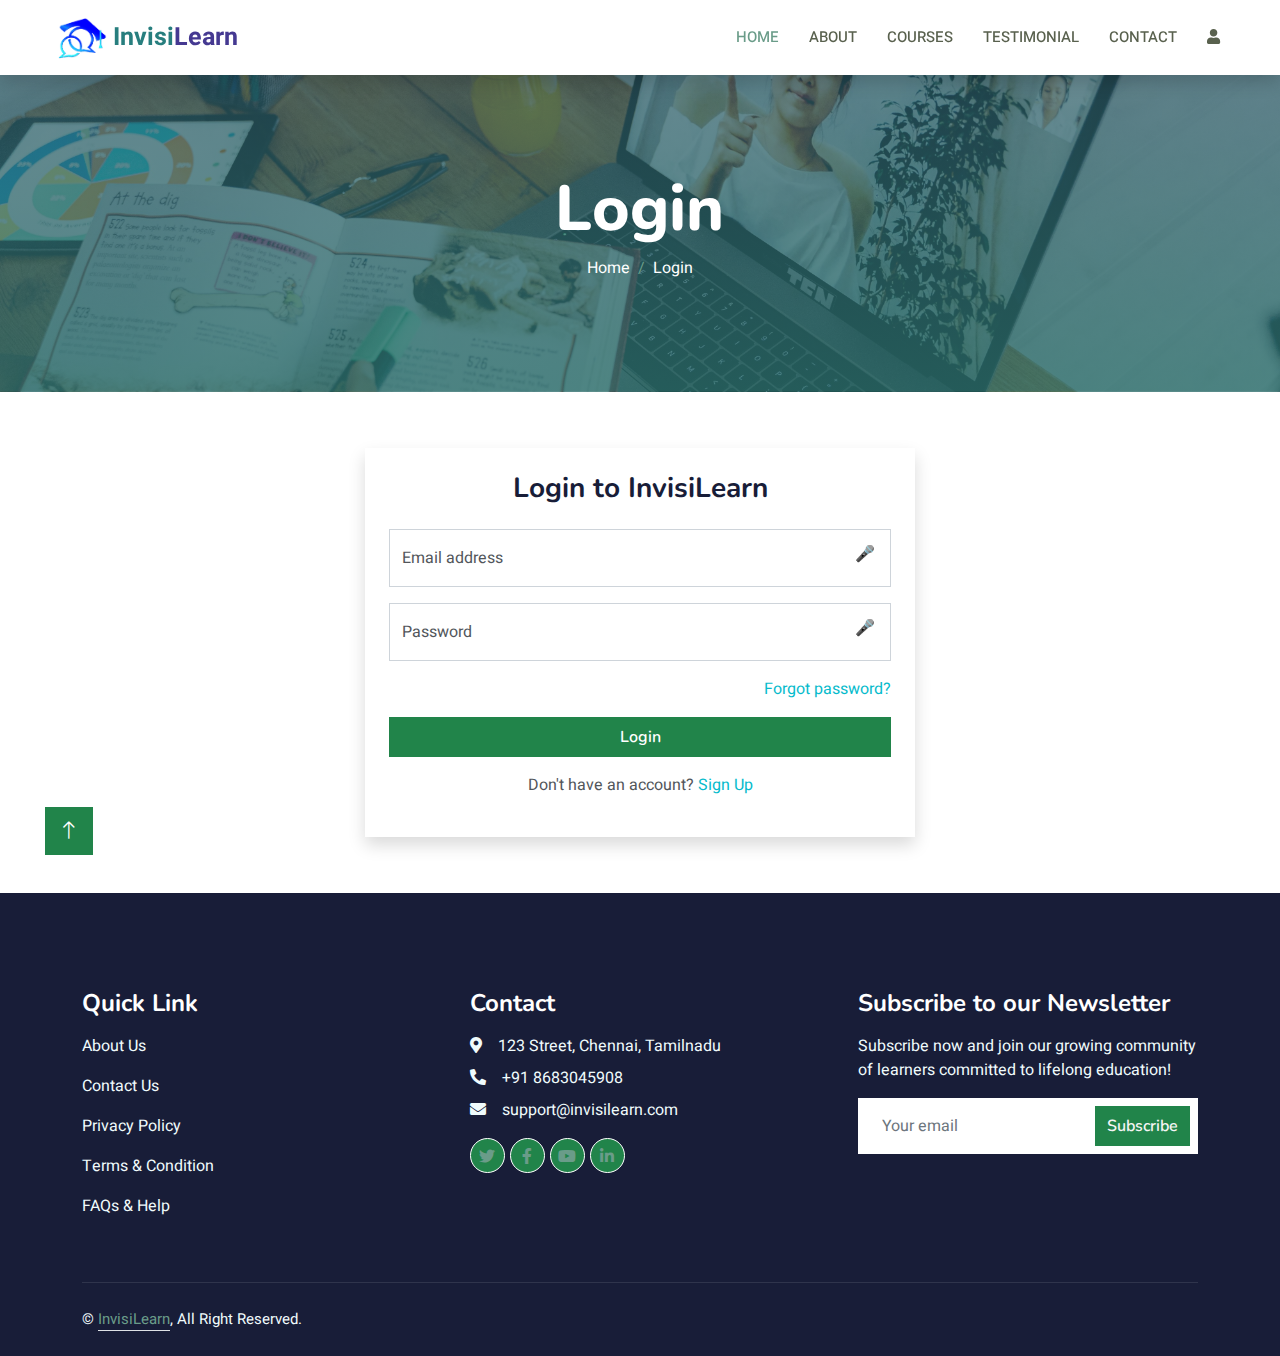
<file: login.html>
<!DOCTYPE html>
<html lang="en">

<head>
    <meta charset="utf-8">
    <title>Invisi Learn : Login</title>
    <meta content="width=device-width, initial-scale=1.0" name="viewport">
    <meta content="" name="keywords">
    <meta content="" name="description">

    <!-- Favicon -->
    <link href="img/image-dark.png" rel="icon">

    <!-- Google Web Fonts -->
    <link rel="preconnect" href="https://fonts.googleapis.com">
    <link rel="preconnect" href="https://fonts.gstatic.com" crossorigin>
    <link
        href="https://fonts.googleapis.com/css2?family=Heebo:wght@400;500;600&family=Nunito:wght@600;700;800&display=swap"
        rel="stylesheet">

    <!-- Icon Font Stylesheet -->
    <link href="https://cdnjs.cloudflare.com/ajax/libs/font-awesome/5.10.0/css/all.min.css" rel="stylesheet">
    <link href="https://cdn.jsdelivr.net/npm/bootstrap-icons@1.4.1/font/bootstrap-icons.css" rel="stylesheet">

    <!-- Libraries Stylesheet -->
    <link href="lib/animate/animate.min.css" rel="stylesheet">
    <link href="lib/owlcarousel/assets/owl.carousel.min.css" rel="stylesheet">

    <!-- Customized Bootstrap Stylesheet -->
    <link href="css/bootstrap.min.css" rel="stylesheet">

    <!-- Template Stylesheet -->
    <link href="css/style.css" rel="stylesheet">


</head>
<style>
    .mic-btn {
      border: none;
      background: none;
      cursor: pointer;
      position: absolute;
      top: 12px;
      right: 10px;
    }
</style>

<body>
    <!-- Spinner Start -->
    <div id="spinner"
        class="show bg-white position-fixed translate-middle w-100 vh-100 top-50 start-50 d-flex align-items-center justify-content-center">
        <div class="spinner-border text-primary" style="width: 3rem; height: 3rem;" role="status">
            <span class="sr-only">Loading...</span>
        </div>
    </div>
    <!-- Spinner End -->


    <!-- Navbar Start -->
    <nav class="navbar navbar-expand-lg bg-white navbar-light shadow sticky-top p-0">
        <a href="index.html" class="navbar-brand d-flex align-items-center px-4 px-lg-5">
            <p class="m-0 fw-bold" style="font-size: 25px;"><img src="img/image-dark.png" alt="" height="50px"><span style="color: #277e7e;">Invisi</span><span
                style="color: #453991;">Learn</span></p>
                    </a>
        <button type="button" class="navbar-toggler me-4" data-bs-toggle="collapse" data-bs-target="#navbarCollapse"
            style="border: none;">
            <span class="navbar-toggler-icon"></span>
        </button>
        <div class="collapse navbar-collapse" id="navbarCollapse">
            <div class="navbar-nav ms-auto p-4 p-lg-0">
                <a href="index.html" class="nav-item nav-link active">Home</a>
                <a href="about.html" class="nav-item nav-link">About</a>
                <a href="courses.html" class="nav-item nav-link">Courses</a>
              <!-- <div class="nav-item dropdown">
                    <a href="#" class="nav-link dropdown-toggle" data-bs-toggle="dropdown">Pages</a>
                    <div class="dropdown-menu fade-down m-0">
                        <a href="team.html" class="dropdown-item">Our Team</a>
                        <a href="testimonial.html" class="dropdown-item">Testimonial</a>
                    </div>
                </div> -->
                <a href="testimonial.html" class="nav-item nav-link">Testimonial</a>
                <a href="contact.html" class="nav-item nav-link">Contact</a>
                <a href="login.html" class="nav-item nav-link"><i class="fa fa-user"></i></a>
                <a href="#" class="nav-item nav-link">
                    <div id="google_translate_element"></div>
                </a>
            </div>
        </div>
    </nav>
    <!-- Navbar End -->

        <!-- Header Start -->
        <div class="container-fluid bg-primary py-5 mb-5 page-header">
            <div class="container py-5">
                <div class="row justify-content-center">
                    <div class="col-lg-10 text-center">
                        <h1 class="display-3 text-white animated slideInDown">Login</h1>
                        <nav aria-label="breadcrumb">
                            <ol class="breadcrumb justify-content-center">
                                <li class="breadcrumb-item"><a class="text-white" href="index.html">Home</a></li>
                                <li class="breadcrumb-item text-white active" aria-current="page">Login</li>
                            </ol>
                        </nav>
                    </div>
                </div>
            </div>
        </div>
        <!-- Header End -->
    


    <!-- Login Start -->
    <div class="container-xxl py-2 mt-4">
        <div class="container">
          
            <div class="row g-4 wow fadeInUp" data-wow-delay="0.5s ">
                <center>
                    <div class="login-container shadow p-4 wow fadeInUp" data-wow-delay="0.1s" style="max-width: 550px;">
                      <h3 class="mb-4 bg-white text-center px-3">Login to InvisiLearn</h3>
                      <form id="loginForm" onsubmit="return validateLoginForm();" action="#" method="post">
                        <div class="form-floating mb-3 position-relative">
                          <input type="email" class="form-control" id="email" name="email" placeholder="name@example.com">
                          <label for="email">Email address</label>
                          <button type="button" class="mic-btn" onclick="startSpeech('email')">
                            🎤
                          </button>
                        </div>
                  
                        <div class="form-floating mb-3 position-relative">
                          <input type="password" class="form-control" id="password" name="password" placeholder="Password">
                          <label for="password">Password</label>
                          <button type="button" class="mic-btn" onclick="startSpeech('password')">
                            🎤
                          </button>
                        </div>
                  
                        <div class="text-end mb-3">
                          <a href="#">Forgot password?</a>
                        </div>
                  
                        <button class="btn btn-primary w-100 py-2" type="submit">Login</button>
                      </form>
                  
                      <!-- Success Alert -->
                      <div id="successMsg" class="alert alert-success mt-3 d-none text-center" role="alert">
                        Login successful! Redirecting...
                      </div>
                  
                      <!-- Spinner -->
                      <div id="spinner" class="d-flex justify-content-center mt-3 d-none">
                        <div class="spinner-border text-primary" role="status">
                          <span class="visually-hidden">Loading...</span>
                        </div>
                      </div>
                  
                      <div class="text-center mt-3">
                        <p>Don't have an account? <a class="text-decoration-none" href="signup.html">Sign Up</a></p>
                      </div>
                    </div>
                  </center>
                     
               

            </div>
        </div>
    </div>
    <!-- Login End -->


    <!-- Voice Assistant + Speech-to-Text Script -->
    <script>
        window.onload = function () {
          const synth = window.speechSynthesis;
          const welcomeText = "Welcome to InvisiLearn. You can say your email and password using the mic buttons.";
          const utter = new SpeechSynthesisUtterance(welcomeText);
          synth.speak(utter);
        };
      
        function validateLoginForm() {
          const email = document.getElementById('email').value.trim();
          const password = document.getElementById('password').value.trim();
      
          if (email === "" || password === "") {
            alert("Please fill in both email and password.");
            return false;
          }
      
          const emailPattern = /^[^ ]+@[^ ]+\.[a-z]{2,3}$/;
          if (!email.match(emailPattern)) {
            alert("Please enter a valid email address.");
            return false;
          }
      
          // Show success message and spinner
          document.getElementById("successMsg").classList.remove("d-none");
          document.getElementById("spinner").classList.remove("d-none");
      
          // Delay redirect for 2 seconds
          setTimeout(() => {
            window.location.href = "index.html";
          }, 2000);
      
          return false; // prevent actual form submission
        }
      
        function startSpeech(targetId) {
          if (!('webkitSpeechRecognition' in window)) {
            alert("Speech recognition not supported in this browser.");
            return;
          }
      
          const recognition = new webkitSpeechRecognition();
          recognition.lang = "en-US";
          recognition.interimResults = false;
          recognition.maxAlternatives = 1;
      
          recognition.onstart = () => {
            console.log("Listening...");
          };
      
          recognition.onresult = (event) => {
            const speechResult = event.results[0][0].transcript.trim();
            document.getElementById(targetId).value = speechResult;
            console.log("Filled:", targetId, speechResult);
          };
      
          recognition.onerror = (event) => {
            alert("Error: " + event.error);
          };
      
          recognition.start();
        }
      </script>
    <!-- Voice Assistant end -->



    <!-- Footer Start -->
    <div class="container-fluid bg-dark text-light footer pt-5 mt-5 wow fadeIn" data-wow-delay="0.1s">
        <div class="container py-5">
            <div class="row g-5">
                <div class="col-lg-4 col-md-6">
                    <h4 class="text-white mb-3">Quick Link</h4>
                    <p><a class="text-light" href="about.html">About Us</a></p>
                    <p><a class="text-light" href="contact.html">Contact Us</a></p>
                    <p><a class="text-light" href="">Privacy Policy</a></p>
                    <p><a class="text-light" href="">Terms & Condition</a></p>
                    <p><a class="text-light" href="">FAQs & Help</a></p>
                </div>
                <div class="col-lg-4 col-md-6">
                    <h4 class="text-white mb-3">Contact</h4>
                    <p class="mb-2"><i class="fa fa-map-marker-alt me-3"></i>123 Street, Chennai, Tamilnadu</p>
                    <p class="mb-2"><i class="fa fa-phone-alt me-3"></i>+91 8683045908</p>
                    <p class="mb-2"><i class="fa fa-envelope me-3"></i>support@invisilearn.com</p>
                    <div class="d-flex pt-2">
                        <a class="btn btn-outline-light btn-social" href=""><i class="fab fa-twitter"></i></a>
                        <a class="btn btn-outline-light btn-social" href=""><i class="fab fa-facebook-f"></i></a>
                        <a class="btn btn-outline-light btn-social" href=""><i class="fab fa-youtube"></i></a>
                        <a class="btn btn-outline-light btn-social" href=""><i class="fab fa-linkedin-in"></i></a>
                    </div>
                </div>

                <div class="col-lg-4 col-md-6">
                    <h4 class="text-white mb-3">Subscribe to our Newsletter</h4>
                    <p>Subscribe now and join our growing community of learners committed to lifelong education! </p>
                    <div class="position-relative mx-auto" style="max-width: 400px;">
                        <form action="#">
                            <input class="form-control border-0 w-100 py-3 ps-4 pe-5" type="email"
                                placeholder="Your email" required>
                            <button type="submit"
                                class="btn btn-primary py-2 position-absolute top-0 end-0 mt-2 me-2"><a
                                    href="mailto:keertidvcorai@gmail.com">Subscribe</a></button>
                        </form>

                    </div>
                </div>
            </div>
        </div>
        <div class="container">
            <div class="copyright">
                <div class="row">
                    <div class="col-md-6 text-center text-md-start mb-3 mb-md-0">
                        &copy; <a class="border-bottom" href="index.html">InvisiLearn</a>, All Right Reserved.

                    </div>
                </div>
            </div>
        </div>
    </div>
    <!-- Footer End -->


    <!-- Back to Top -->
    <a href="#" class="btn btn-lg btn-primary btn-lg-square back-to-top"><i class="bi bi-arrow-up"></i></a>


    <!-- JavaScript Libraries -->
    <script src="https://code.jquery.com/jquery-3.4.1.min.js"></script>
    <script src="https://cdn.jsdelivr.net/npm/bootstrap@5.0.0/dist/js/bootstrap.bundle.min.js"></script>
    <script src="lib/wow/wow.min.js"></script>
    <script src="lib/easing/easing.min.js"></script>
    <script src="lib/waypoints/waypoints.min.js"></script>
    <script src="lib/owlcarousel/owl.carousel.min.js"></script>

    <!-- Template Javascript -->
    <script src="js/main.js"></script>

    
      

  <!-- Bootstrap JS -->
  <script src="https://cdn.jsdelivr.net/npm/bootstrap@5.0.2/dist/js/bootstrap.bundle.min.js"></script>

</body>

</html>
</file>
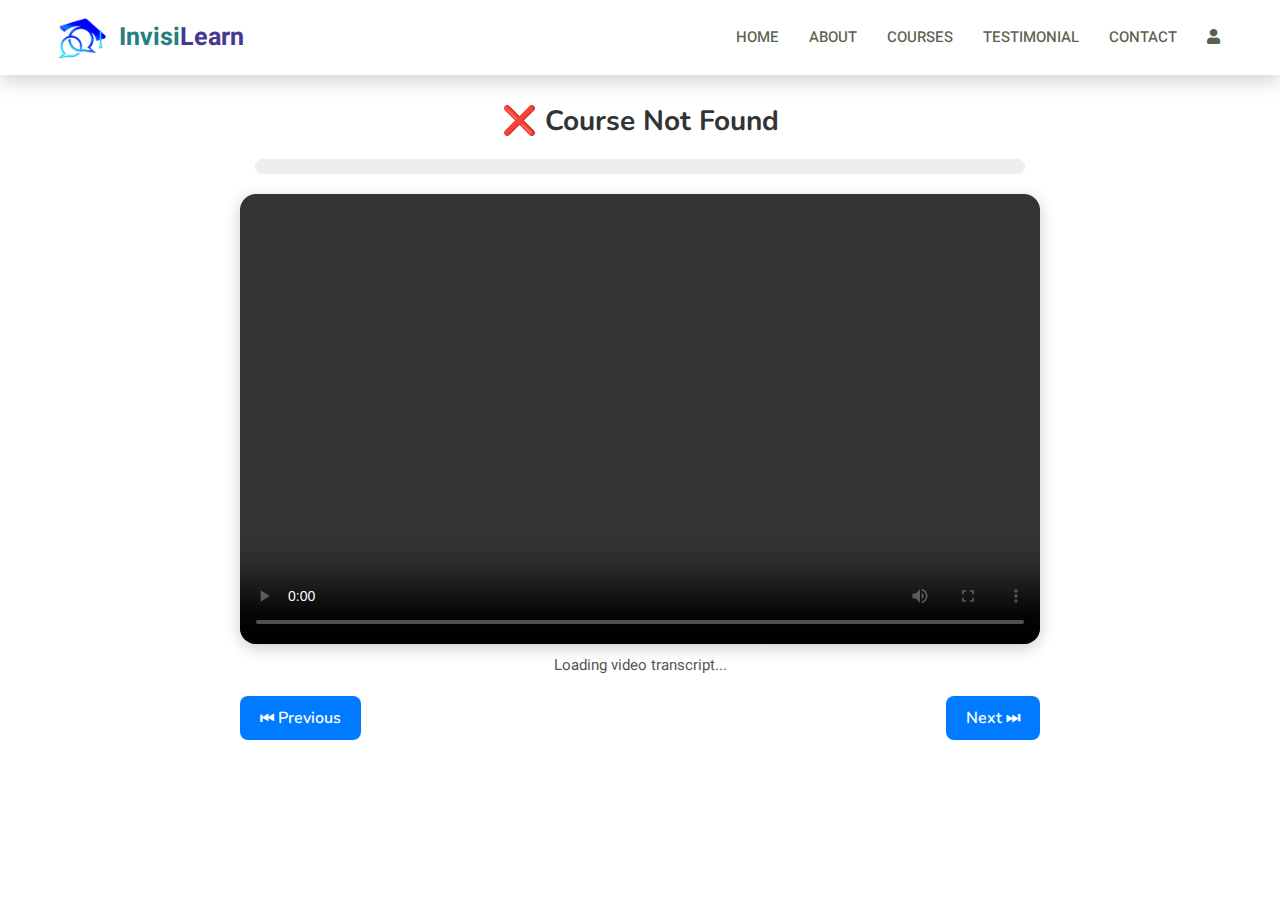
<file: python.html>
<!DOCTYPE html>
<html lang="en">
<head>
  <meta charset="UTF-8" />
  <title>Course Content</title>
  <meta name="viewport" content="width=device-width, initial-scale=1.0" />

  <!-- Favicon -->
  <link href="img/icon.png" rel="icon">

  <!-- Google Fonts -->
  <link rel="preconnect" href="https://fonts.googleapis.com">
  <link rel="preconnect" href="https://fonts.gstatic.com" crossorigin>
  <link href="https://fonts.googleapis.com/css2?family=Heebo:wght@400;500;600&family=Nunito:wght@600;700;800&display=swap" rel="stylesheet">

  <!-- Icon Fonts -->
  <link href="https://cdnjs.cloudflare.com/ajax/libs/font-awesome/5.10.0/css/all.min.css" rel="stylesheet">
  <link href="https://cdn.jsdelivr.net/npm/bootstrap-icons@1.4.1/font/bootstrap-icons.css" rel="stylesheet">

  <!-- Bootstrap & Animation Libraries -->
  <link href="lib/animate/animate.min.css" rel="stylesheet">
  <link href="css/bootstrap.min.css" rel="stylesheet">
  <link href="css/style.css" rel="stylesheet">

  <style>
    #course-title {
      margin: 30px 0 20px;
      font-size: 28px;
      color: #333;
      text-align: center;
    }

    video {
      display: block;
      width: 100%;
      max-width: 800px;
      height: auto;
      aspect-ratio: 16 / 9;
      border-radius: 16px;
      box-shadow: 0 4px 16px rgba(0, 0, 0, 0.2);
      margin: 0 auto 10px auto;
    }

    .caption {
      font-size: 15px;
      color: #555;
      margin-bottom: 20px;
      text-align: center;
    }

    .controls {
      display: flex;
      justify-content: space-between;
      align-items: center;
      max-width: 800px;
      margin: 10px auto;
    }

    .btn {
      padding: 10px 20px;
      font-size: 16px;
      border: none;
      border-radius: 8px;
      cursor: pointer;
      background-color: #007bff;
      color: white;
      transition: background-color 0.3s;
    }

    .btn:hover {
      background-color: #0056b3;
    }

    .quiz-btn {
      margin-top: 30px;
      padding: 12px 24px;
      background-color: #28a745;
      font-size: 16px;
      border-radius: 10px;
      display: none;
    }

    .quiz-btn:disabled {
      background-color: gray;
      cursor: not-allowed;
    }

    .progress-bar-container {
      max-width: 800px;
      margin: 0 auto;
      padding: 0 15px;
    }

    .progress-bar {
      height: 15px;
      width: 100%;
      background-color: #eee;
      border-radius: 10px;
      overflow: hidden;
      margin: 20px 0;
    }

    .progress-bar-fill {
      height: 100%;
      width: 0%;
      background-color: #4caf50;
      transition: width 0.5s ease-in-out;
    }
  </style>
</head>
<body>

  <!-- Spinner Start -->
  <div id="spinner"
    class="show bg-white position-fixed translate-middle w-100 vh-100 top-50 start-50 d-flex align-items-center justify-content-center">
    <div class="spinner-border text-primary" style="width: 3rem; height: 3rem;" role="status">
      <span class="sr-only">Loading...</span>
    </div>
  </div>
  <!-- Spinner End -->

  <!-- Navbar Start -->
  <nav class="navbar navbar-expand-lg bg-white navbar-light shadow sticky-top p-0">
    <a href="index.html" class="navbar-brand d-flex align-items-center px-4 px-lg-5">
      <p class="m-0 fw-bold" style="font-size: 25px;">
        <img src="img/image-dark.png" alt="" height="50px">
        <span style="color: #277e7e;">Invisi</span><span style="color: #453991;">Learn</span>
      </p>    
    </a>
    <button type="button" class="navbar-toggler me-4" data-bs-toggle="collapse" data-bs-target="#navbarCollapse"
      style="border: none;">
      <span class="navbar-toggler-icon"></span>
    </button>
    <div class="collapse navbar-collapse" id="navbarCollapse">
      <div class="navbar-nav ms-auto p-4 p-lg-0">
        <a href="index.html" class="nav-item nav-link">Home</a>
        <a href="about.html" class="nav-item nav-link">About</a>
        <a href="courses.html" class="nav-item nav-link">Courses</a>
        <a href="testimonial.html" class="nav-item nav-link">Testimonial</a>
        <a href="contact.html" class="nav-item nav-link">Contact</a>
        <a href="login.html" class="nav-item nav-link"><i class="fa fa-user"></i></a>
        <a href="#" class="nav-item nav-link">
          <div id="google_translate_element"></div>
        </a>
      </div>
    </div>
  </nav>
  <!-- Navbar End -->

  <h1 id="course-title">Loading Course...</h1>

  <div class="progress-bar-container">
    <div class="progress-bar">
      <div class="progress-bar-fill" id="progress-fill"></div>
    </div>
  </div>

  <video id="course-video" controls></video>
  <div class="caption" id="video-caption">Loading video transcript...</div>

  <div class="controls">
    <button class="btn" onclick="prevVideo()">⏮ Previous</button>
    <button class="btn" onclick="nextVideo()">Next ⏭</button>
  </div>

  <div style="text-align: center;">
    <button class="btn quiz-btn" id="quiz-button" disabled onclick="goToQuiz()">Take the Quiz</button>
  </div>

  <!-- JS Libraries -->
  <script src="https://code.jquery.com/jquery-3.4.1.min.js"></script>
  <script src="https://cdn.jsdelivr.net/npm/bootstrap@5.0.0/dist/js/bootstrap.bundle.min.js"></script>
  <script src="lib/wow/wow.min.js"></script>
  <script src="js/main.js"></script>
  <script src="js/voiceCommands.js"></script>

  <script>
    const urlParams = new URLSearchParams(window.location.search);
    const courseId = urlParams.get('course');

    const courseNames = {
      python: "🐍 Python Basics"
    };

    const captions = {
      1: "📘 Video 1: Learn the basics of Python – syntax, variables, and output."
    };

    const videos = [
      "videos/pythoncourse.mp4"
    ];

    let currentVideo = 0;
    const videoElement = document.getElementById("course-video");
    const captionElement = document.getElementById("video-caption");
    const titleElement = document.getElementById("course-title");
    const progressFill = document.getElementById("progress-fill");
    const quizButton = document.getElementById("quiz-button");

    function loadVideo(index) {
      videoElement.src = videos[index];
      captionElement.innerText = captions[index + 1] || "Enjoy the lesson!";
      progressFill.style.width = `${((index + 1) / videos.length) * 100}%`;

      if (index === videos.length - 1) {
        quizButton.style.display = "block";
        quizButton.disabled = false;
      } else {
        quizButton.style.display = "none";
        quizButton.disabled = true;
      }
    }

    function nextVideo() {
      if (currentVideo < videos.length - 1) {
        currentVideo++;
        loadVideo(currentVideo);
      }
    }

    function prevVideo() {
      if (currentVideo > 0) {
        currentVideo--;
        loadVideo(currentVideo);
      }
    }

    function goToQuiz() {
      window.location.href = `pythonquiz.html?course=${courseId}`;
    }

    window.onload = function () {
      if (courseId && courseNames[courseId]) {
        titleElement.innerText = courseNames[courseId];
        loadVideo(currentVideo);
      } else {
        titleElement.innerText = "❌ Course Not Found";
      }
      document.getElementById("spinner").classList.remove("show");
    };
  </script>

</body>
</html>
</file>
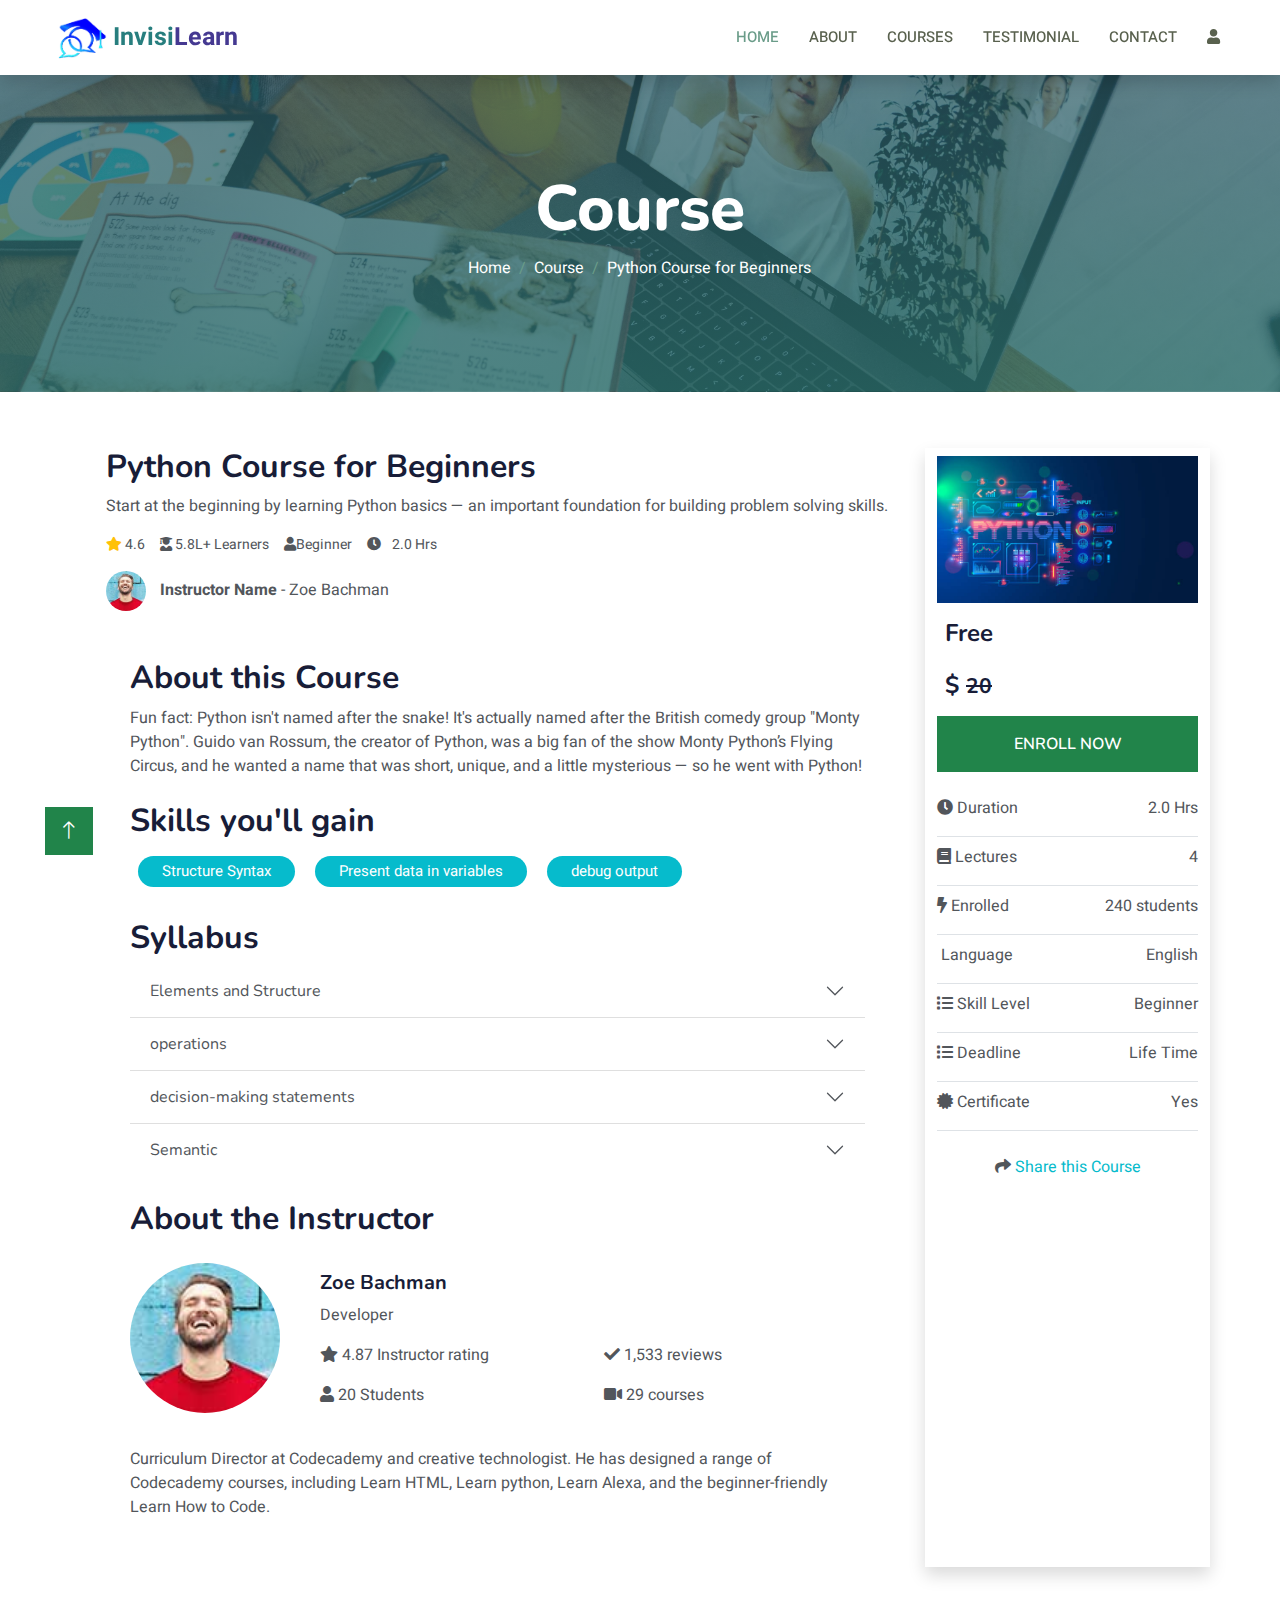
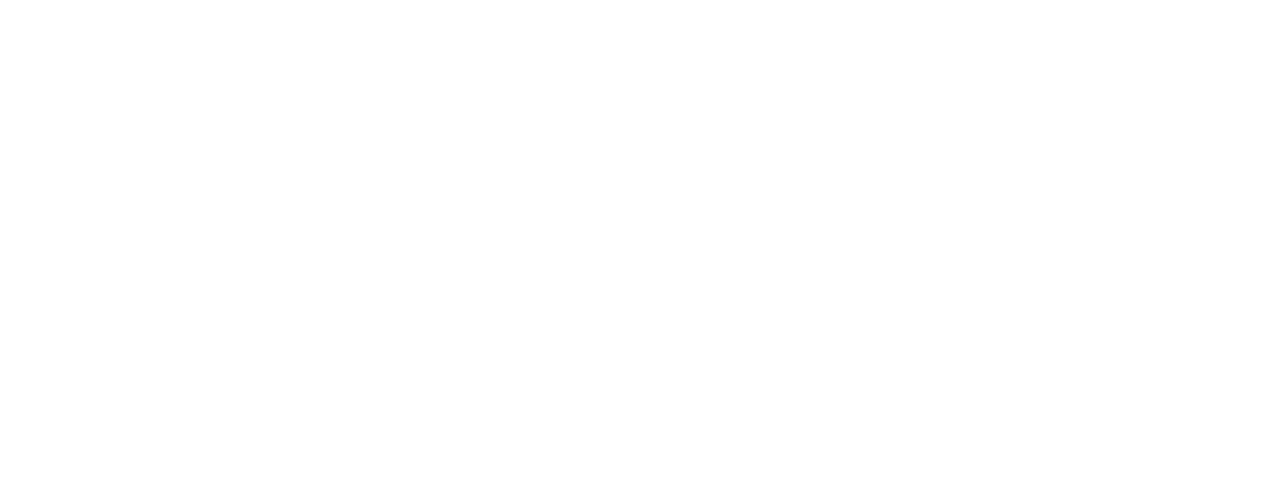
<file: pythonenroll.html>
<!DOCTYPE html>
<html lang="en">

<head>
    <meta charset="utf-8">
    <meta name="google-translate-customization" content="9f841e7780177523-3214ceb76f765f38-gc38c6fe6f9d06436-c">
    </meta>

    <title>Invisi Learn : Python Course</title>
    <meta content="width=device-width, initial-scale=1.0" name="viewport">
    <meta content="" name="keywords">
    <meta content="" name="description">

    <!-- Favicon -->
    <link href="img/image-dark.png" rel="icon">

    <!-- Google Web Fonts -->
    <link rel="preconnect" href="https://fonts.googleapis.com">
    <link rel="preconnect" href="https://fonts.gstatic.com" crossorigin>
    <link
        href="https://fonts.googleapis.com/css2?family=Heebo:wght@400;500;600&family=Nunito:wght@600;700;800&display=swap"
        rel="stylesheet">

    <!-- Icon Font Stylesheet -->
    <link href="https://cdnjs.cloudflare.com/ajax/libs/font-awesome/5.10.0/css/all.min.css" rel="stylesheet">
    <link href="https://cdn.jsdelivr.net/npm/bootstrap-icons@1.4.1/font/bootstrap-icons.css" rel="stylesheet">

    <!-- Libraries Stylesheet -->
    <link href="lib/animate/animate.min.css" rel="stylesheet">
    <link href="lib/owlcarousel/assets/owl.carousel.min.css" rel="stylesheet">

    <!-- Customized Bootstrap Stylesheet -->
    <link href="css/bootstrap.min.css" rel="stylesheet">

    <!-- Template Stylesheet -->
    <link href="css/style.css" rel="stylesheet">
   
</head>
<style>
    .tabs ul li {
        list-style-type: none;
    }

    .tabs ul li a {
        font-size: 25px;
        color: #4e4e4e !important;
        font-weight: 500;
    }

    .tabs ul li a.active {
        color: #f69050 !important;
    }

    .tabs ul li a:hover {
        color: #f69050 !important;
    }

    #more {
        display: none;
    }

    button {
        border: none;
        color: #f69050;
    }
</style>

<body>
    <!-- Spinner Start -->
    <div id="spinner"
        class="show bg-white position-fixed translate-middle w-100 vh-100 top-50 start-50 d-flex align-items-center justify-content-center">
        <div class="spinner-border text-primary" style="width: 3rem; height: 3rem;" role="status">
            <span class="sr-only">Loading...</span>
        </div>
    </div>
    <!-- Spinner End -->


    <!-- Navbar Start -->
    <nav class="navbar navbar-expand-lg bg-white navbar-light shadow sticky-top p-0">
        <a href="index.html" class="navbar-brand d-flex align-items-center px-4 px-lg-5">
            <p class="m-0 fw-bold" style="font-size: 25px;"><img src="img/image-dark.png" alt="" height="50px"><span style="color: #277e7e;">Invisi</span><span
                style="color: #453991;">Learn</span></p>
        </a>
        <button type="button" class="navbar-toggler me-4" data-bs-toggle="collapse" data-bs-target="#navbarCollapse">
            <span class="navbar-toggler-icon"></span>
        </button>
        <div class="collapse navbar-collapse" id="navbarCollapse">
            <div class="navbar-nav ms-auto p-4 p-lg-0">
                <a href="index.html" class="nav-item nav-link active">Home</a>
                <a href="about.html" class="nav-item nav-link">About</a>
                <a href="courses.html" class="nav-item nav-link">Courses</a>
              <!--  <div class="nav-item dropdown">
                    <a href="#" class="nav-link dropdown-toggle" data-bs-toggle="dropdown">Pages</a>
                    <div class="dropdown-menu fade-down m-0">
                        <a href="team.html" class="dropdown-item">Our Team</a>
                        <a href="testimonial.html" class="dropdown-item">Testimonial</a>

                    </div>
                </div>-->
                <a href="testimonial.html" class="nav-item nav-link">Testimonial</a>
                <a href="contact.html" class="nav-item nav-link">Contact</a>
                <a href="login.html" class="nav-item nav-link"><i class="fa fa-user"></i></a>
                <a href="#" class="nav-item nav-link">

                <div id="google_translate_element">
                </div>


                </a>
            </div>
        </div>
    </nav>
    <!-- Navbar End -->

    <!-- Header Start -->
    <div class="container-fluid bg-primary py-5 mb-5 page-header">
            <div class="container py-5">
                <div class="row justify-content-center">
                    <div class="col-lg-10 text-center">
                        <h1 class="display-3 text-white animated slideInDown">Course</h1>
                        <nav aria-label="breadcrumb">
                            <ol class="breadcrumb justify-content-center">
                                <li class="breadcrumb-item"><a class="text-white" href="index.html">Home</a></li>
                                <li class="breadcrumb-item"><a class="text-white" href="courses.html">Course</a></li>
                                <li class="breadcrumb-item text-white active" aria-current="page">Python Course for Beginners</li>
                            </ol>
                        </nav>
                    </div>
                </div>
            </div>
    </div>
    <!-- Header End -->


<!-- Course Detail Start -->
<div class="container-xxl py-2">
    <div class="container">
        <div class="row">
            <div class="col-lg-9 wow fadeInUp">

                <div class="container">
                    <div class="row g-5 justify-content-center">

                        <div class="col-lg-12 wow fadeInUp" data-wow-delay="0.3s">
                            <h2>Python Course for Beginners</h2>
                            <p>Start at the beginning by learning Python basics — an important foundation for building problem solving skills.

                            </p>
                            <div class="d-flex">
                                <small><i class="fa fa-star text-warning"></i>
                                    4.6</small>
                                <small style="margin-left: 15px;"><i class="fa fa-user-graduate"></i> 5.8L+
                                    Learners
                                </small>
                                <small style="margin-left: 15px;"><i class="fa fa-user"></i>Beginner</small>
                                <small style="margin-left: 15px;"><i class="fa fa-clock me-2"></i> 2.0 Hrs</small>

                            </div>
                            <div class="image-div text-left mt-3">
                                <img src="img/testimonial-2.jpg" alt=""
                                    style="height: 40px; width: 40px; border-radius: 50%;">
                                <span style="margin-left: 10px;"><b>Instructor Name</b> - Zoe Bachman</span>
                            </div>
                        </div>
                    </div>
                </div>



                <div class="container-fluid wow fadeInUp mt-5 tabs">


                    <!-- Tab panes -->
                    <div class="tab-content mt-4">

                        <div class="tab-pane container active" id="Overview">
                            <h2>About this Course</h2>
                            <p>Fun fact: Python isn't named after the snake!
                                It's actually named after the British comedy group "Monty Python".
                                Guido van Rossum, the creator of Python, was a big fan of the show Monty Python’s Flying Circus, 
                                and he wanted a name that was short, unique, and a little mysterious — so he went with Python!
                            <h2 class="mt-4">
                                Skills you'll gain
                            </h2>
                            
                            <span class="badge rounded-pill text-white bg-primary px-4 py-2 m-2"
                                style="font-size: 15px; font-weight: normal;">Structure Syntax</span>

                                <span class="badge rounded-pill text-white bg-primary px-4 py-2 m-2"
                                style="font-size: 15px; font-weight: normal;">Present data in variables</span>

                                <span class="badge rounded-pill text-white bg-primary px-4 py-2 m-2"
                                style="font-size: 15px; font-weight: normal;">debug output</span>
                           

                        </div>

                        <div class="container" id="Curriculum">

                            <h2 class="mt-4">
                                Syllabus
                            </h2>
                            <div class="accordion accordion-flush" id="accordionFlushExample">
                                <div class="accordion-item">
                                  <h2 class="accordion-header">
                                    <button class="accordion-button collapsed" type="button" data-bs-toggle="collapse" data-bs-target="#flush-collapseOne" aria-expanded="false" aria-controls="flush-collapseOne">
                                        Elements and Structure
                                    
                                    </button>
                                  </h2>
                                  <div id="flush-collapseOne" class="accordion-collapse collapse" data-bs-parent="#accordionFlushExample">
                                    <div class="accordion-body"><ul>
                                        <li><i class="fa fa-video text-danger"></i> Introduction to python</li>
                                        <li><i class="fa fa-video text-danger"></i> variables</li>
                                    </ul></div>
                                  </div>
                                </div>
                                <div class="accordion-item">
                                  <h2 class="accordion-header">
                                    <button class="accordion-button collapsed" type="button" data-bs-toggle="collapse" data-bs-target="#flush-collapseTwo" aria-expanded="false" aria-controls="flush-collapseTwo">
                                       operations
                                    </button>
                                  </h2>
                                  <div id="flush-collapseTwo" class="accordion-collapse collapse" data-bs-parent="#accordionFlushExample">
                                    <div class="accordion-body"><ul>
                                        <li><i class="fa fa-video text-danger"></i> types</li>
                                    </ul></div>
                                  </div>
                                </div>
                                <div class="accordion-item">
                                  <h2 class="accordion-header">
                                    <button class="accordion-button collapsed" type="button" data-bs-toggle="collapse" data-bs-target="#flush-collapseThree" aria-expanded="false" aria-controls="flush-collapseThree">
                                       decision-making statements
                                    </button>
                                  </h2>
                                  <div id="flush-collapseThree" class="accordion-collapse collapse" data-bs-parent="#accordionFlushExample">
                                    <div class="accordion-body"><ul>
                                        <li><i class="fa fa-video text-danger"></i> if-else</li>
                                        <li><i class="fa fa-video text-danger"></i> nested if-else</li>
                                    </ul></div>
                                  </div>
                                </div>
                                <div class="accordion-item">
                                    <h2 class="accordion-header">
                                      <button class="accordion-button collapsed" type="button" data-bs-toggle="collapse" data-bs-target="#flush-collapseThree" aria-expanded="false" aria-controls="flush-collapseThree">
                                         Semantic 
                                      </button>
                                    </h2>
                                    <div id="flush-collapseThree" class="accordion-collapse collapse" data-bs-parent="#accordionFlushExample">
                                      <div class="accordion-body"><ul>
                                          <li><i class="fa fa-video text-danger"></i> Semantic error</li>
                                      </ul></div>
                                    </div>
                                  </div>
                              </div>



                        </div>

                        <div class="container" id="Instructor">
                            <h2 class="mt-4">About the Instructor</h2>
                            <div class="image-div text-left mt-4">
                                <div class="row">
                                    <div class="col-lg-3 col-md-6">
                                        <img src="img/testimonial-2.jpg" alt=""
                                            style="height: 150px; width: 150px; border-radius: 50%;">
                                    </div>
                                    <div class="col-lg-9 col-md-6 mt-2">
                                        <h5>Zoe Bachman</h5>
                                        <p>Developer</p>
                                        <div class="row">
                                            <div class="col-6">
                                                <p><i class="fa fa-star"></i>
                                                    4.87 Instructor rating</p>
                                            </div>
                                            <div class="col-6">
                                                <p> <i class="fa fa-check
                                                    
                                                    
                                                     "></i>
                                                    1,533 reviews</p>
                                            </div>
                                        </div>
                                        <div class="row">
                                            <div class="col-6">
                                                <p><i class="fa fa-user"></i>
                                                    20 Students</p>
                                            </div>
                                            <div class="col-6">
                                                <p><i class="fa fa-video"></i>
                                                    29 courses</p>
                                            </div>
                                        </div>
                                    </div>
                                </div>

                                <div class="des mt-4 mb-5">
                                    Curriculum Director at Codecademy and creative technologist.
                                     He has designed a range of Codecademy courses, including Learn HTML, Learn python, Learn Alexa, and the beginner-friendly Learn How to Code.
                                </div>
                            </div>
                        </div>
                        
                    </div>

                </div>

            </div>
            <div class="col-lg-3 col-md-6 shadow wow fadeInUp" data-wow-delay="0.3s">

                <div class="image text-center">
                    <img class="img-fluid mt-2" src="img/course-4.jpg" alt="" height="200px" width="500px">
                </div>
                
                <h4 class="mt-2 p-2">Free <small></small></h4>
                
                <h4 class="mt-2 p-2">$
                    <small><del>20</del></small>
                </h4>
                

                <div class="buttons">
                    
                    <a href="python.html?course=python"
                        class="text-decoration-none text-white btn p-3 w-100 mb-2">ENROLL NOW</a>
                   
                </div>
                <div class="list mt-2">
                    <div class="list1 d-flex justify-content-between pt-2 border-bottom">
                        <p><i class="fa fa-clock"></i> Duration</p>
                        <p>2.0 Hrs</p>
                    </div>
                    <div class="list2 d-flex justify-content-between pt-2 border-bottom">
                        <p><i class="fa fa-book"></i> Lectures</p>
                        <p>4</p>
                    </div>
                    <div class="list3 d-flex justify-content-between pt-2 border-bottom">
                        <p><i class="fa fa-bolt"></i> Enrolled</p>
                        <p>240 students</p>
                    </div>
                    <div class="list4 d-flex justify-content-between pt-2 border-bottom">
                        <p><i class="fa fa-google-translate"></i> Language</p>
                        <p>English</p>
                    </div>
                    <div class="list5 d-flex justify-content-between pt-2 border-bottom">
                        <p><i class="fa fa-list"></i> Skill Level</p>
                        <p>Beginner</p>
                    </div>
                    <div class="list6 d-flex justify-content-between pt-2 border-bottom">
                        <p><i class="fa fa-list"></i> Deadline</p>
                        <p>Life Time</p>
                    </div>
                    <div class="list7 d-flex justify-content-between pt-2 border-bottom">
                        <p><i class="fa fa-certificate"></i> Certificate</p>
                        <p>Yes</p>
                    </div>
                    <div class="button pt-4 text-center mb-4">
                        <i class="fa fa-share"></i><a href=""> Share this Course</a>
                    </div>
                </div>


            </div>
        </div>
    </div>

</div>
<!-- Course Detail End -->


<!-- Footer Start -->
<div class="container-fluid bg-dark text-light footer pt-5 mt-5 wow fadeIn" data-wow-delay="0.1s">
    <div class="container py-5">
        <div class="row g-5">
            <div class="col-lg-4 col-md-6">
                <h4 class="text-white mb-3">Quick Link</h4>
                <p><a class="text-light" href="about.html">About Us</a></p>
                <p><a class="text-light" href="contact.html">Contact Us</a></p>
                <p><a class="text-light" href="">Privacy Policy</a></p>
                <p><a class="text-light" href="">Terms & Condition</a></p>
                <p><a class="text-light" href="">FAQs & Help</a></p>
            </div>
            <div class="col-lg-4 col-md-6">
                <h4 class="text-white mb-3">Contact</h4>
                <p class="mb-2"><i class="fa fa-map-marker-alt me-3"></i>123 Street, Chennai, Tamilnadu</p>
                <p class="mb-2"><i class="fa fa-phone-alt me-3"></i>+91 8683045908</p>
                <p class="mb-2"><i class="fa fa-envelope me-3"></i>support@invisilearn.com</p>
                <div class="d-flex pt-2">
                    <a class="btn btn-outline-light btn-social" href=""><i class="fab fa-twitter"></i></a>
                    <a class="btn btn-outline-light btn-social" href=""><i class="fab fa-facebook-f"></i></a>
                    <a class="btn btn-outline-light btn-social" href=""><i class="fab fa-youtube"></i></a>
                    <a class="btn btn-outline-light btn-social" href=""><i class="fab fa-linkedin-in"></i></a>
                </div>
            </div>

            <div class="col-lg-4 col-md-6">
                <h4 class="text-white mb-3">Subscribe to our Newsletter</h4>
                <p>Subscribe now and join our growing community of learners committed to lifelong education! </p>
                <div class="position-relative mx-auto" style="max-width: 400px;">
                    <form action="#">
                        <input class="form-control border-0 w-100 py-3 ps-4 pe-5" type="email"
                            placeholder="Your email" required>
                        <button type="submit"
                            class="btn btn-primary py-2 position-absolute top-0 end-0 mt-2 me-2"><a
                                href="mailto:keertidvcorai@gmail.com">Subscribe</a></button>
                    </form>
                </div>
            </div>
        </div>
    </div>
    <div class="container">
        <div class="copyright">
            <div class="row">
                <div class="col-md-6 text-center text-md-start mb-3 mb-md-0">
                    &copy; <a class="border-bottom" href="index.html">InvisiLearn</a>, All Right Reserved.

                </div>
            </div>
        </div>
    </div>
</div>
<!-- Footer End -->

<!-- Back to Top -->
<a href="#" class="btn btn-lg btn-primary btn-lg-square back-to-top"><i class="bi bi-arrow-up"></i></a>

<!-- JavaScript Libraries -->
<script src="https://code.jquery.com/jquery-3.4.1.min.js"></script>
<script src="https://cdn.jsdelivr.net/npm/bootstrap@5.0.0/dist/js/bootstrap.bundle.min.js"></script>
<script src="lib/wow/wow.min.js"></script>
<script src="lib/easing/easing.min.js"></script>
<script src="lib/waypoints/waypoints.min.js"></script>
<script src="lib/owlcarousel/owl.carousel.min.js"></script>

<!-- Template Javascript -->
<script src="js/main.js"></script>
</body>

</html>
</file>
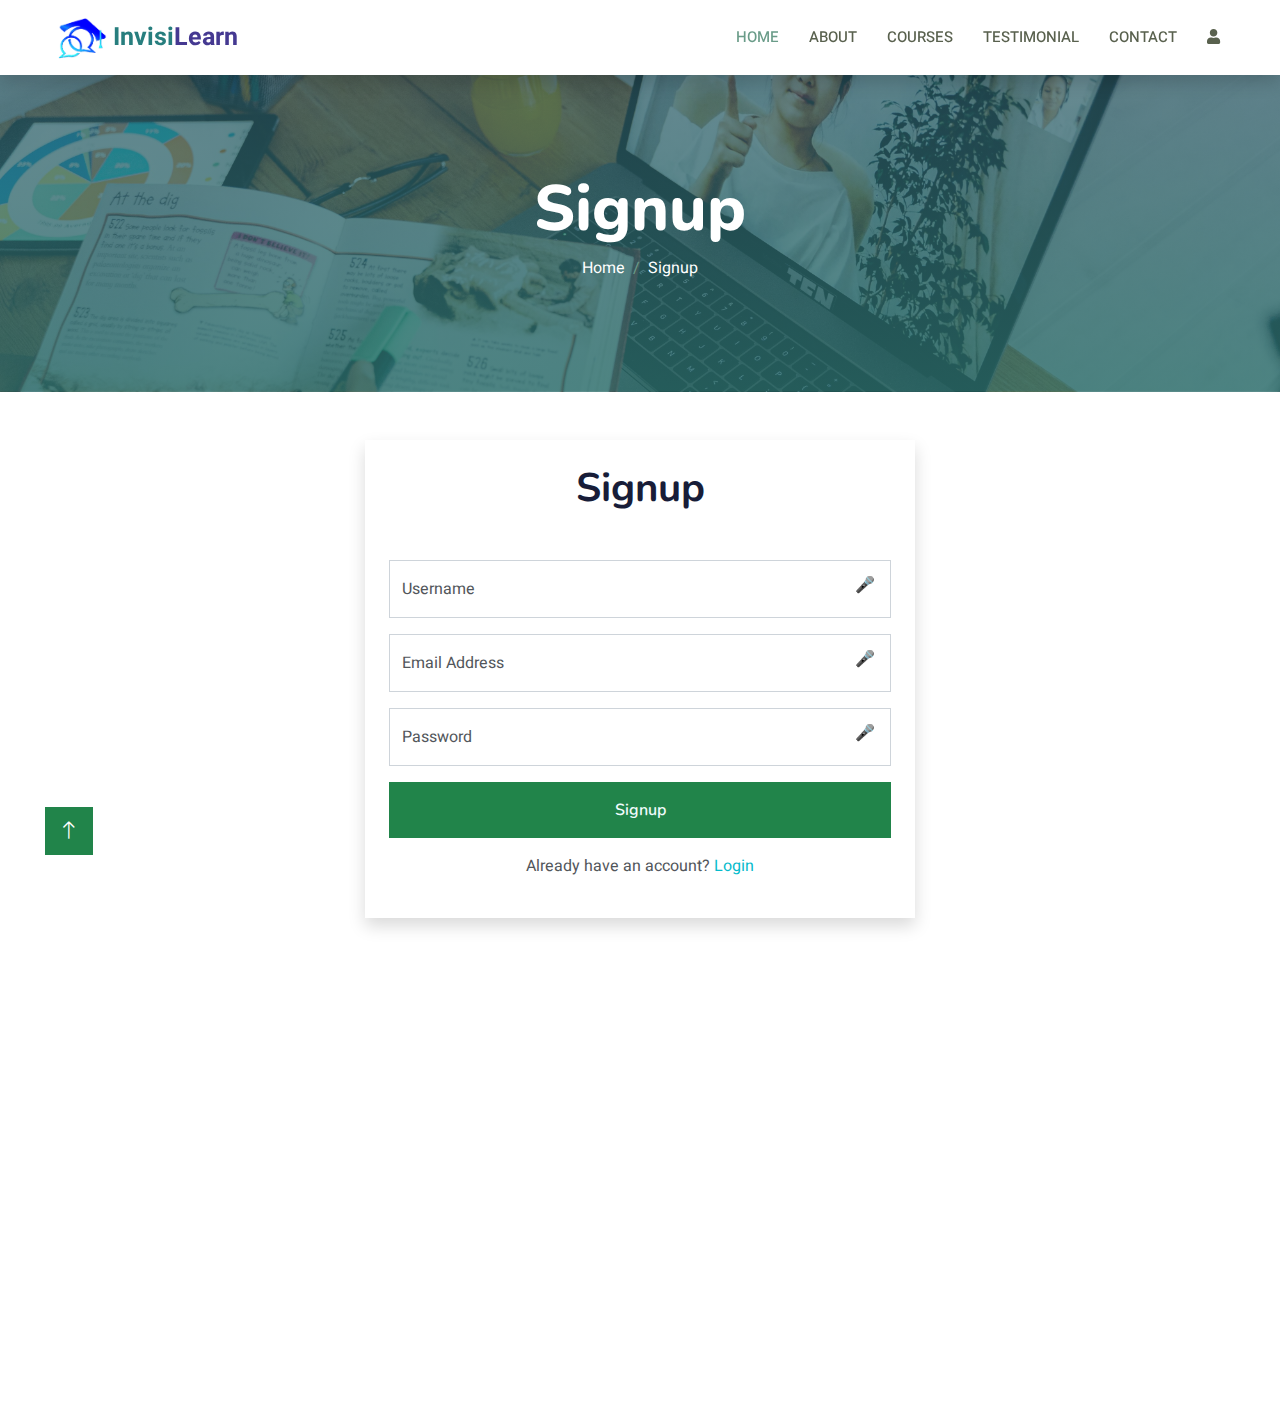
<file: signup.html>
<!DOCTYPE html>
<html lang="en">

<head>
    <meta charset="utf-8">
    <title>Invisi Learn : Signup</title>
    <meta content="width=device-width, initial-scale=1.0" name="viewport">
    <meta content="" name="keywords">
    <meta content="" name="description">

    <!-- Favicon -->
    <link href="img/image-dark.png" rel="icon">

    <!-- Google Web Fonts -->
    <link rel="preconnect" href="https://fonts.googleapis.com">
    <link rel="preconnect" href="https://fonts.gstatic.com" crossorigin>
    <link
        href="https://fonts.googleapis.com/css2?family=Heebo:wght@400;500;600&family=Nunito:wght@600;700;800&display=swap"
        rel="stylesheet">

    <!-- Icon Font Stylesheet -->
    <link href="https://cdnjs.cloudflare.com/ajax/libs/font-awesome/5.10.0/css/all.min.css" rel="stylesheet">
    <link href="https://cdn.jsdelivr.net/npm/bootstrap-icons@1.4.1/font/bootstrap-icons.css" rel="stylesheet">

    <!-- Libraries Stylesheet -->
    <link href="lib/animate/animate.min.css" rel="stylesheet">
    <link href="lib/owlcarousel/assets/owl.carousel.min.css" rel="stylesheet">

    <!-- Customized Bootstrap Stylesheet -->
    <link href="css/bootstrap.min.css" rel="stylesheet">

    <!-- Template Stylesheet -->
    <link href="css/style.css" rel="stylesheet">

</head>
<style>
    .mic-btn {
      border: none;
      background: none;
      cursor: pointer;
      position: absolute;
      top: 12px;
      right: 10px;
    }
</style>

<body>
    <!-- Spinner Start -->
    <div id="spinner"
        class="show bg-white position-fixed translate-middle w-100 vh-100 top-50 start-50 d-flex align-items-center justify-content-center">
        <div class="spinner-border text-primary" style="width: 3rem; height: 3rem;" role="status">
            <span class="sr-only">Loading...</span>
        </div>
    </div>
    <!-- Spinner End -->


    <!-- Navbar Start -->
    <nav class="navbar navbar-expand-lg bg-white navbar-light shadow sticky-top p-0">
        <a href="index.html" class="navbar-brand d-flex align-items-center px-4 px-lg-5">
            <p class="m-0 fw-bold" style="font-size: 25px;"><img src="img/image-dark.png" alt="" height="50px"><span style="color: #277e7e;">Invisi</span><span
                style="color: #453991;">Learn</span></p>
        </a>
        <button type="button" class="navbar-toggler me-4" data-bs-toggle="collapse" data-bs-target="#navbarCollapse"
            style="border: none;">
            <span class="navbar-toggler-icon"></span>
        </button>
        <div class="collapse navbar-collapse" id="navbarCollapse">
            <div class="navbar-nav ms-auto p-4 p-lg-0">
                <a href="index.html" class="nav-item nav-link active">Home</a>
                <a href="about.html" class="nav-item nav-link">About</a>
                <a href="courses.html" class="nav-item nav-link">Courses</a>
             <!--  <div class="nav-item dropdown">
                    <a href="#" class="nav-link dropdown-toggle" data-bs-toggle="dropdown">Pages</a>
                    <div class="dropdown-menu fade-down m-0">
                        <a href="team.html" class="dropdown-item">Our Team</a>
                        <a href="testimonial.html" class="dropdown-item">Testimonial</a>
                    </div>
                </div>-->
                <a href="testimonial.html" class="nav-item nav-link">Testimonial</a>
                <a href="contact.html" class="nav-item nav-link">Contact</a>
                <a href="login.html" class="nav-item nav-link"><i class="fa fa-user"></i></a>
                <a href="#" class="nav-item nav-link">
                    <div id="google_translate_element"></div>
                </a>
            </div>
        </div>
    </nav>
    <!-- Navbar End -->

        <!-- Header Start -->
        <div class="container-fluid bg-primary py-5 mb-5 page-header">
            <div class="container py-5">
                <div class="row justify-content-center">
                    <div class="col-lg-10 text-center">
                        <h1 class="display-3 text-white animated slideInDown">Signup</h1>
                        <nav aria-label="breadcrumb">
                            <ol class="breadcrumb justify-content-center">
                                <li class="breadcrumb-item"><a class="text-white" href="index.html">Home</a></li>
                                <li class="breadcrumb-item text-white active" aria-current="page">Signup</li>
                            </ol>
                        </nav>
                    </div>
                </div>
            </div>
        </div>
        <!-- Header End -->
    


    <!-- Signup Start -->
    <center>
        <form class="shadow p-4" style="max-width: 550px;" id="signupForm" onsubmit="return validateSignupForm();">
          <div class="text-center wow fadeInUp" data-wow-delay="0.1s">
            <h1 class="mb-5 bg-white text-center px-3">Signup</h1>
          </div>
          <div class="row g-3">
            <div class="col-12">
              <div class="form-floating position-relative">
                <input type="text" class="form-control" id="username" placeholder="Username">
                <label for="username">Username</label>
                <button type="button" class="mic-btn" onclick="startSpeech('username')">🎤</button>
              </div>
            </div>
            <div class="col-12">
              <div class="form-floating position-relative">
                <input type="email" class="form-control" id="email" placeholder="Email Address">
                <label for="email">Email Address</label>
                <button type="button" class="mic-btn" onclick="startSpeech('email')">🎤</button>
              </div>
            </div>
            <div class="col-12">
              <div class="form-floating position-relative">
                <input type="password" class="form-control" id="password" placeholder="Password">
                <label for="password">Password</label>
                <button type="button" class="mic-btn" onclick="startSpeech('password')">🎤</button>
              </div>
            </div>
      
            <div class="col-12">
              <button class="btn text-light w-100 py-3" type="submit">Signup</button>
            </div>
      
            <div class="col-12 text-center">
              <p>Already have an account? <a class="text-decoration-none" href="login.html">Login</a></p>
            </div>
      
            <!-- Success Alert -->
            <div id="successMsg" class="alert alert-success mt-3 d-none text-center" role="alert">
              Signup successful! Redirecting...
            </div>
      
            <!-- Spinner -->
            <div id="spinner" class="d-flex justify-content-center mt-3 d-none">
              <div class="spinner-border text-primary" role="status">
                <span class="visually-hidden">Loading...</span>
              </div>
            </div>
          </div>
        </form>
      </center>
      
    <!-- Signup End -->


    <script>
        function startSpeech(inputId) {
          const recognition = new (window.SpeechRecognition || window.webkitSpeechRecognition)();
          recognition.lang = 'en-US';
          recognition.start();
      
          recognition.onresult = function(event) {
            const transcript = event.results[0][0].transcript;
            document.getElementById(inputId).value = transcript;
          };
        }
      
        function speak(text) {
          const synth = window.speechSynthesis;
          const utterance = new SpeechSynthesisUtterance(text);
          utterance.lang = 'en-US';
          synth.speak(utterance);
        }
      
        function validateSignupForm() {
          const username = document.getElementById("username").value.trim();
          const email = document.getElementById("email").value.trim();
          const password = document.getElementById("password").value.trim();
      
          if (!username || !email || !password) {
            alert("Please fill in all fields.");
            speak("Please fill in all fields.");
            return false;
          }
      
          document.getElementById("successMsg").classList.remove("d-none");
          document.getElementById("spinner").classList.remove("d-none");

          speak(`Welcome ${username}, your account has been created successfully. Redirecting you to the home page.`);

setTimeout(() => {
  window.location.href = "index.html";
}, 3000);

      
          return false;
        }
      </script>
      


    <!-- Footer Start -->
    <div class="container-fluid bg-dark text-light footer pt-5 mt-5 wow fadeIn" data-wow-delay="0.1s">
        <div class="container py-5">
            <div class="row g-5">
                <div class="col-lg-4 col-md-6">
                    <h4 class="text-white mb-3">Quick Link</h4>
                    <p><a class="text-light" href="about.html">About Us</a></p>
                    <p><a class="text-light" href="contact.html">Contact Us</a></p>
                    <p><a class="text-light" href="">Privacy Policy</a></p>
                    <p><a class="text-light" href="">Terms & Condition</a></p>
                    <p><a class="text-light" href="">FAQs & Help</a></p>
                </div>
                <div class="col-lg-4 col-md-6">
                    <h4 class="text-white mb-3">Contact</h4>
                    <p class="mb-2"><i class="fa fa-map-marker-alt me-3"></i>123 Street, Chennai, Tamilnadu</p>
                    <p class="mb-2"><i class="fa fa-phone-alt me-3"></i>+91 8683045908</p>
                    <p class="mb-2"><i class="fa fa-envelope me-3"></i>support@invisilearn.com</p>
                    <div class="d-flex pt-2">
                        <a class="btn btn-outline-light btn-social" href=""><i class="fab fa-twitter"></i></a>
                        <a class="btn btn-outline-light btn-social" href=""><i class="fab fa-facebook-f"></i></a>
                        <a class="btn btn-outline-light btn-social" href=""><i class="fab fa-youtube"></i></a>
                        <a class="btn btn-outline-light btn-social" href=""><i class="fab fa-linkedin-in"></i></a>
                    </div>
                </div>

                <div class="col-lg-4 col-md-6">
                    <h4 class="text-white mb-3">Subscribe to our Newsletter</h4>
                    <p>Subscribe now and join our growing community of learners committed to lifelong education! </p>
                    <div class="position-relative mx-auto" style="max-width: 400px;">
                        <form action="#">
                            <input class="form-control border-0 w-100 py-3 ps-4 pe-5" type="email"
                                placeholder="Your email" required>
                            <button type="submit"
                                class="btn btn-primary py-2 position-absolute top-0 end-0 mt-2 me-2"><a
                                    href="mailto:keertidvcorai@gmail.com">Subscribe</a></button>
                        </form>
                    </div>
                </div>
            </div>
        </div>
        <div class="container">
            <div class="copyright">
                <div class="row">
                    <div class="col-md-6 text-center text-md-start mb-3 mb-md-0">
                        &copy; <a class="border-bottom" href="index.html">InvisiLearn</a>, All Right Reserved.

                    </div>
                </div>
            </div>
        </div>
    </div>
    <!-- Footer End -->


    <!-- Back to Top -->
    <a href="#" class="btn btn-lg btn-primary btn-lg-square back-to-top"><i class="bi bi-arrow-up"></i></a>


    <!-- JavaScript Libraries -->
    <script src="https://code.jquery.com/jquery-3.4.1.min.js"></script>
    <script src="https://cdn.jsdelivr.net/npm/bootstrap@5.0.0/dist/js/bootstrap.bundle.min.js"></script>
    <script src="lib/wow/wow.min.js"></script>
    <script src="lib/easing/easing.min.js"></script>
    <script src="lib/waypoints/waypoints.min.js"></script>
    <script src="lib/owlcarousel/owl.carousel.min.js"></script>

    <!-- Template Javascript -->
    <script src="js/main.js"></script>
</body>

</html>
</file>
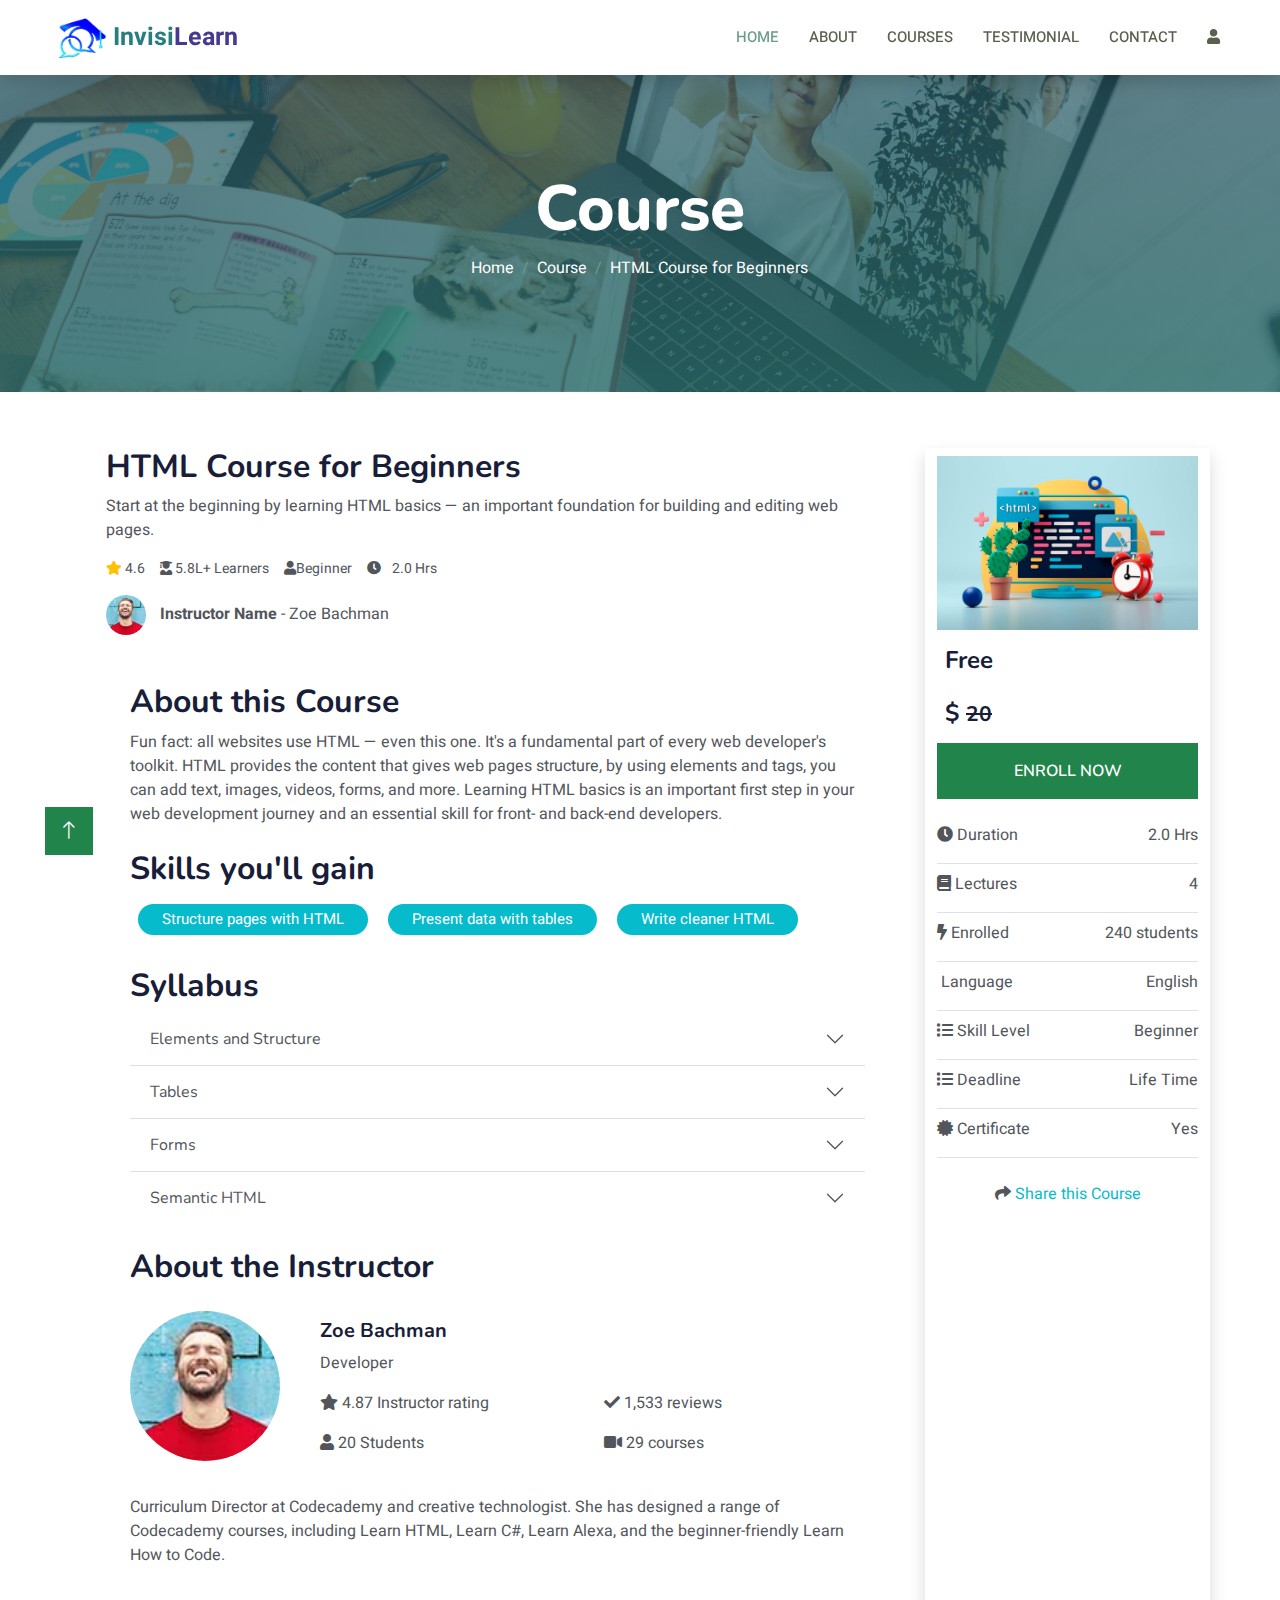
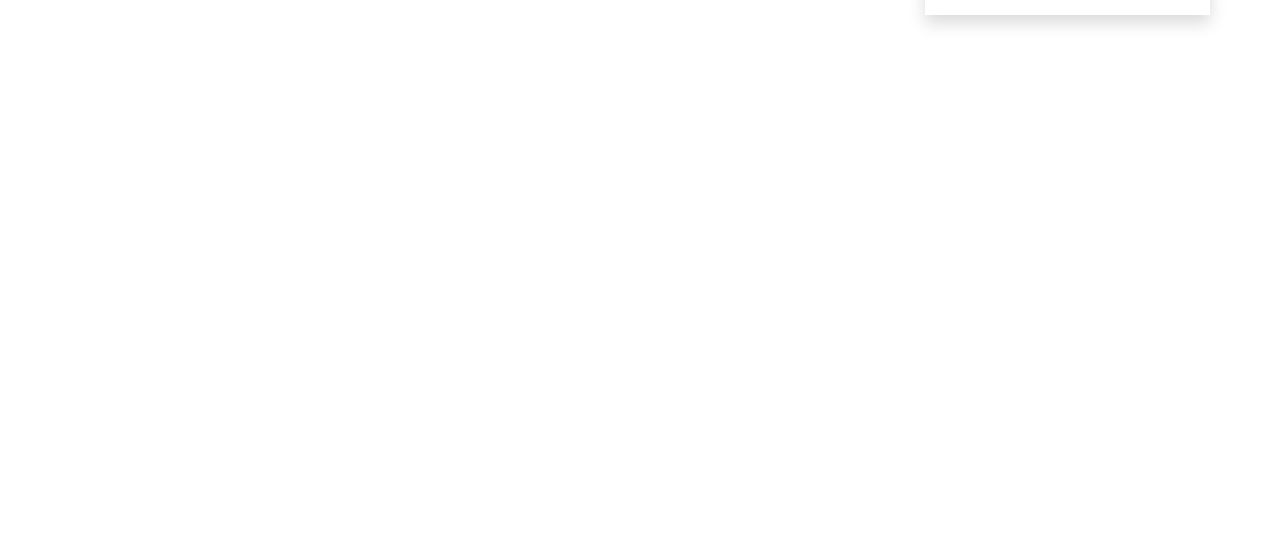
<file: single.html>
<!DOCTYPE html>
<html lang="en">

<head>
    <meta charset="utf-8">
    <meta name="google-translate-customization" content="9f841e7780177523-3214ceb76f765f38-gc38c6fe6f9d06436-c">
    </meta>

    <title>Invisi Learn : Online Courses</title>
    <meta content="width=device-width, initial-scale=1.0" name="viewport">
    <meta content="" name="keywords">
    <meta content="" name="description">

    <!-- Favicon -->
    <link href="img/icon.png" rel="icon">

    <!-- Google Web Fonts -->
    <link rel="preconnect" href="https://fonts.googleapis.com">
    <link rel="preconnect" href="https://fonts.gstatic.com" crossorigin>
    <link
        href="https://fonts.googleapis.com/css2?family=Heebo:wght@400;500;600&family=Nunito:wght@600;700;800&display=swap"
        rel="stylesheet">

    <!-- Icon Font Stylesheet -->
    <link href="https://cdnjs.cloudflare.com/ajax/libs/font-awesome/5.10.0/css/all.min.css" rel="stylesheet">
    <link href="https://cdn.jsdelivr.net/npm/bootstrap-icons@1.4.1/font/bootstrap-icons.css" rel="stylesheet">

    <!-- Libraries Stylesheet -->
    <link href="lib/animate/animate.min.css" rel="stylesheet">
    <link href="lib/owlcarousel/assets/owl.carousel.min.css" rel="stylesheet">

    <!-- Customized Bootstrap Stylesheet -->
    <link href="css/bootstrap.min.css" rel="stylesheet">

    <!-- Template Stylesheet -->
    <link href="css/style.css" rel="stylesheet">
   
</head>
<style>
    .tabs ul li {
        list-style-type: none;
    }

    .tabs ul li a {
        font-size: 25px;
        color: #4e4e4e !important;
        font-weight: 500;
    }

    .tabs ul li a.active {
        color: #f69050 !important;
    }

    .tabs ul li a:hover {
        color: #f69050 !important;
    }

    #more {
        display: none;
    }

    button {
        border: none;
        color: #f69050;
    }
</style>

<body>
    <!-- Spinner Start -->
    <div id="spinner"
        class="show bg-white position-fixed translate-middle w-100 vh-100 top-50 start-50 d-flex align-items-center justify-content-center">
        <div class="spinner-border text-primary" style="width: 3rem; height: 3rem;" role="status">
            <span class="sr-only">Loading...</span>
        </div>
    </div>
    <!-- Spinner End -->


    <!-- Navbar Start -->
    <nav class="navbar navbar-expand-lg bg-white navbar-light shadow sticky-top p-0">
        <a href="index.html" class="navbar-brand d-flex align-items-center px-4 px-lg-5">
            <p class="m-0 fw-bold" style="font-size: 25px;"><img src="img/image-dark.png" alt="" height="50px"><span style="color: #277e7e;">Invisi</span><span
                style="color: #453991;">Learn</span></p>
        </a>
        <button type="button" class="navbar-toggler me-4" data-bs-toggle="collapse" data-bs-target="#navbarCollapse">
            <span class="navbar-toggler-icon"></span>
        </button>
        <div class="collapse navbar-collapse" id="navbarCollapse">
            <div class="navbar-nav ms-auto p-4 p-lg-0">
                <a href="index.html" class="nav-item nav-link active">Home</a>
                <a href="about.html" class="nav-item nav-link">About</a>
                <a href="courses.html" class="nav-item nav-link">Courses</a>
              <!--  <div class="nav-item dropdown">
                    <a href="#" class="nav-link dropdown-toggle" data-bs-toggle="dropdown">Pages</a>
                    <div class="dropdown-menu fade-down m-0">
                        <a href="team.html" class="dropdown-item">Our Team</a>
                        <a href="testimonial.html" class="dropdown-item">Testimonial</a>

                    </div>
                </div>-->
                <a href="testimonial.html" class="nav-item nav-link">Testimonial</a>
                <a href="contact.html" class="nav-item nav-link">Contact</a>
                <a href="login.html" class="nav-item nav-link"><i class="fa fa-user"></i></a>
                <a href="#" class="nav-item nav-link">

                <div id="google_translate_element">
                </div>


                </a>
            </div>
        </div>
    </nav>
    <!-- Navbar End -->

    <!-- Header Start -->
    <div class="container-fluid bg-primary py-5 mb-5 page-header">
            <div class="container py-5">
                <div class="row justify-content-center">
                    <div class="col-lg-10 text-center">
                        <h1 class="display-3 text-white animated slideInDown">Course</h1>
                        <nav aria-label="breadcrumb">
                            <ol class="breadcrumb justify-content-center">
                                <li class="breadcrumb-item"><a class="text-white" href="index.html">Home</a></li>
                                <li class="breadcrumb-item"><a class="text-white" href="courses.html">Course</a></li>
                                <li class="breadcrumb-item text-white active" aria-current="page">HTML Course for Beginners</li>
                            </ol>
                        </nav>
                    </div>
                </div>
            </div>
    </div>
    <!-- Header End -->


<!-- Course Detail Start -->
<div class="container-xxl py-2">
    <div class="container">
        <div class="row">
            <div class="col-lg-9 wow fadeInUp">

                <div class="container">
                    <div class="row g-5 justify-content-center">

                        <div class="col-lg-12 wow fadeInUp" data-wow-delay="0.3s">
                            <h2>HTML Course for Beginners</h2>
                            <p>Start at the beginning by learning HTML basics — an important foundation for building and editing web pages.

                            </p>
                            <div class="d-flex">
                                <small><i class="fa fa-star text-warning"></i>
                                    4.6</small>
                                <small style="margin-left: 15px;"><i class="fa fa-user-graduate"></i> 5.8L+
                                    Learners
                                </small>
                                <small style="margin-left: 15px;"><i class="fa fa-user"></i>Beginner</small>
                                <small style="margin-left: 15px;"><i class="fa fa-clock me-2"></i> 2.0 Hrs</small>

                            </div>
                            <div class="image-div text-left mt-3">
                                <img src="img/testimonial-2.jpg" alt=""
                                    style="height: 40px; width: 40px; border-radius: 50%;">
                                <span style="margin-left: 10px;"><b>Instructor Name</b> - Zoe Bachman</span>
                            </div>
                        </div>
                    </div>
                </div>



                <div class="container-fluid wow fadeInUp mt-5 tabs">


                    <!-- Tab panes -->
                    <div class="tab-content mt-4">

                        <div class="tab-pane container active" id="Overview">
                            <h2>About this Course</h2>
                            <p>Fun fact: all websites use HTML — even this one. It's a fundamental part of every web developer's toolkit. HTML provides the content that gives web pages structure, by using elements and tags, you can add text, images, videos, forms, and more. Learning HTML basics is an important first step in your web development journey and an essential skill for front- and back-end developers.</p>


                           
                            <h2 class="mt-4">
                                Skills you'll gain
                            </h2>
                            
                            <span class="badge rounded-pill text-white bg-primary px-4 py-2 m-2"
                                style="font-size: 15px; font-weight: normal;">Structure pages with HTML</span>

                                <span class="badge rounded-pill text-white bg-primary px-4 py-2 m-2"
                                style="font-size: 15px; font-weight: normal;">Present data with tables</span>

                                <span class="badge rounded-pill text-white bg-primary px-4 py-2 m-2"
                                style="font-size: 15px; font-weight: normal;">Write cleaner HTML</span>
                           

                        </div>

                        <div class="container" id="Curriculum">

                            <h2 class="mt-4">
                                Syllabus
                            </h2>
                            <div class="accordion accordion-flush" id="accordionFlushExample">
                                <div class="accordion-item">
                                  <h2 class="accordion-header">
                                    <button class="accordion-button collapsed" type="button" data-bs-toggle="collapse" data-bs-target="#flush-collapseOne" aria-expanded="false" aria-controls="flush-collapseOne">
                                        Elements and Structure
                                    
                                    </button>
                                  </h2>
                                  <div id="flush-collapseOne" class="accordion-collapse collapse" data-bs-parent="#accordionFlushExample">
                                    <div class="accordion-body"><ul>
                                        <li><i class="fa fa-video text-danger"></i> Introduction to HTML</li>
                                        <li><i class="fa fa-video text-danger"></i> HTMl Document Standards</li>
                                    </ul></div>
                                  </div>
                                </div>
                                <div class="accordion-item">
                                  <h2 class="accordion-header">
                                    <button class="accordion-button collapsed" type="button" data-bs-toggle="collapse" data-bs-target="#flush-collapseTwo" aria-expanded="false" aria-controls="flush-collapseTwo">
                                       Tables
                                    </button>
                                  </h2>
                                  <div id="flush-collapseTwo" class="accordion-collapse collapse" data-bs-parent="#accordionFlushExample">
                                    <div class="accordion-body"><ul>
                                        <li><i class="fa fa-video text-danger"></i> HTML Tables</li>
                                    </ul></div>
                                  </div>
                                </div>
                                <div class="accordion-item">
                                  <h2 class="accordion-header">
                                    <button class="accordion-button collapsed" type="button" data-bs-toggle="collapse" data-bs-target="#flush-collapseThree" aria-expanded="false" aria-controls="flush-collapseThree">
                                       Forms
                                    </button>
                                  </h2>
                                  <div id="flush-collapseThree" class="accordion-collapse collapse" data-bs-parent="#accordionFlushExample">
                                    <div class="accordion-body"><ul>
                                        <li><i class="fa fa-video text-danger"></i> HTML Forms</li>
                                        <li><i class="fa fa-video text-danger"></i> Form Validation</li>
                                    </ul></div>
                                  </div>
                                </div>
                                <div class="accordion-item">
                                    <h2 class="accordion-header">
                                      <button class="accordion-button collapsed" type="button" data-bs-toggle="collapse" data-bs-target="#flush-collapseThree" aria-expanded="false" aria-controls="flush-collapseThree">
                                         Semantic HTML
                                      </button>
                                    </h2>
                                    <div id="flush-collapseThree" class="accordion-collapse collapse" data-bs-parent="#accordionFlushExample">
                                      <div class="accordion-body"><ul>
                                          <li><i class="fa fa-video text-danger"></i> Semantic HTML</li>
                                      </ul></div>
                                    </div>
                                  </div>
                              </div>



                        </div>

                        <div class="container" id="Instructor">
                            <h2 class="mt-4">About the Instructor</h2>
                            <div class="image-div text-left mt-4">
                                <div class="row">
                                    <div class="col-lg-3 col-md-6">
                                        <img src="img/testimonial-2.jpg" alt=""
                                            style="height: 150px; width: 150px; border-radius: 50%;">
                                    </div>
                                    <div class="col-lg-9 col-md-6 mt-2">
                                        <h5>Zoe Bachman</h5>
                                        <p>Developer</p>
                                        <div class="row">
                                            <div class="col-6">
                                                <p><i class="fa fa-star"></i>
                                                    4.87 Instructor rating</p>
                                            </div>
                                            <div class="col-6">
                                                <p> <i class="fa fa-check
                                                    
                                                    
                                                     "></i>
                                                    1,533 reviews</p>
                                            </div>
                                        </div>
                                        <div class="row">
                                            <div class="col-6">
                                                <p><i class="fa fa-user"></i>
                                                    20 Students</p>
                                            </div>
                                            <div class="col-6">
                                                <p><i class="fa fa-video"></i>
                                                    29 courses</p>
                                            </div>
                                        </div>
                                    </div>
                                </div>

                                <div class="des mt-4 mb-5">
                                    Curriculum Director at Codecademy and creative technologist. She has designed a range of Codecademy courses, including Learn HTML, Learn C#, Learn Alexa, and the beginner-friendly Learn How to Code.
                                </div>
                            </div>
                        </div>
                        
                    </div>

                </div>

            </div>
            <div class="col-lg-3 col-md-6 shadow wow fadeInUp" data-wow-delay="0.3s">

                <div class="image text-center">
                    <img class="img-fluid mt-2" src="img/course-1.jpg" alt="" height="200px" width="500px">
                </div>
                
                <h4 class="mt-2 p-2">Free <small></small></h4>
                
                <h4 class="mt-2 p-2">$
                    <small><del>20</del></small>
                </h4>
                

                <div class="buttons">
                    
                    <a href="#"
                        class="text-decoration-none text-white btn p-3 w-100 mb-2">ENROLL NOW</a>
                    
                    
                   
                </div>
                <div class="list mt-2">
                    <div class="list1 d-flex justify-content-between pt-2 border-bottom">
                        <p><i class="fa fa-clock"></i> Duration</p>
                        <p>2.0 Hrs</p>
                    </div>
                    <div class="list2 d-flex justify-content-between pt-2 border-bottom">
                        <p><i class="fa fa-book"></i> Lectures</p>
                        <p>4</p>
                    </div>
                    <div class="list3 d-flex justify-content-between pt-2 border-bottom">
                        <p><i class="fa fa-bolt"></i> Enrolled</p>
                        <p>240 students</p>
                    </div>
                    <div class="list4 d-flex justify-content-between pt-2 border-bottom">
                        <p><i class="fa fa-google-translate"></i> Language</p>
                        <p>English</p>
                    </div>
                    <div class="list5 d-flex justify-content-between pt-2 border-bottom">
                        <p><i class="fa fa-list"></i> Skill Level</p>
                        <p>Beginner</p>
                    </div>
                    <div class="list6 d-flex justify-content-between pt-2 border-bottom">
                        <p><i class="fa fa-list"></i> Deadline</p>
                        <p>Life Time</p>
                    </div>
                    <div class="list7 d-flex justify-content-between pt-2 border-bottom">
                        <p><i class="fa fa-certificate"></i> Certificate</p>
                        <p>Yes</p>
                    </div>
                    <div class="button pt-4 text-center mb-4">
                        <i class="fa fa-share"></i><a href=""> Share this Course</a>
                    </div>
                </div>


            </div>
        </div>
    </div>

</div>
<!-- Course Detail End -->


<!-- Footer Start -->
<div class="container-fluid bg-dark text-light footer pt-5 mt-5 wow fadeIn" data-wow-delay="0.1s">
    <div class="container py-5">
        <div class="row g-5">
            <div class="col-lg-4 col-md-6">
                <h4 class="text-white mb-3">Quick Link</h4>
                <p><a class="text-light" href="about.html">About Us</a></p>
                <p><a class="text-light" href="contact.html">Contact Us</a></p>
                <p><a class="text-light" href="">Privacy Policy</a></p>
                <p><a class="text-light" href="">Terms & Condition</a></p>
                <p><a class="text-light" href="">FAQs & Help</a></p>
            </div>
            <div class="col-lg-4 col-md-6">
                <h4 class="text-white mb-3">Contact</h4>
                <p class="mb-2"><i class="fa fa-map-marker-alt me-3"></i>123 Street, Chennai, Tamilnadu</p>
                <p class="mb-2"><i class="fa fa-phone-alt me-3"></i>+91 8683045908</p>
                <p class="mb-2"><i class="fa fa-envelope me-3"></i>support@invisilearn.com</p>
                <div class="d-flex pt-2">
                    <a class="btn btn-outline-light btn-social" href=""><i class="fab fa-twitter"></i></a>
                    <a class="btn btn-outline-light btn-social" href=""><i class="fab fa-facebook-f"></i></a>
                    <a class="btn btn-outline-light btn-social" href=""><i class="fab fa-youtube"></i></a>
                    <a class="btn btn-outline-light btn-social" href=""><i class="fab fa-linkedin-in"></i></a>
                </div>
            </div>

            <div class="col-lg-4 col-md-6">
                <h4 class="text-white mb-3">Subscribe to our Newsletter</h4>
                <p>Subscribe now and join our growing community of learners committed to lifelong education! </p>
                <div class="position-relative mx-auto" style="max-width: 400px;">
                    <form action="#">
                        <input class="form-control border-0 w-100 py-3 ps-4 pe-5" type="email"
                            placeholder="Your email" required>
                        <button type="submit"
                            class="btn btn-primary py-2 position-absolute top-0 end-0 mt-2 me-2"><a
                                href="mailto:keertidvcorai@gmail.com">Subscribe</a></button>
                    </form>
                </div>
            </div>
        </div>
    </div>
    <div class="container">
        <div class="copyright">
            <div class="row">
                <div class="col-md-6 text-center text-md-start mb-3 mb-md-0">
                    &copy; <a class="border-bottom" href="index.html">InvisiLearn</a>, All Right Reserved.

                </div>
            </div>
        </div>
    </div>
</div>
<!-- Footer End -->

<!-- Back to Top -->
<a href="#" class="btn btn-lg btn-primary btn-lg-square back-to-top"><i class="bi bi-arrow-up"></i></a>

<!-- JavaScript Libraries -->
<script src="https://code.jquery.com/jquery-3.4.1.min.js"></script>
<script src="https://cdn.jsdelivr.net/npm/bootstrap@5.0.0/dist/js/bootstrap.bundle.min.js"></script>
<script src="lib/wow/wow.min.js"></script>
<script src="lib/easing/easing.min.js"></script>
<script src="lib/waypoints/waypoints.min.js"></script>
<script src="lib/owlcarousel/owl.carousel.min.js"></script>

<!-- Template Javascript -->
<script src="js/main.js"></script>
</body>

</html>
</file>
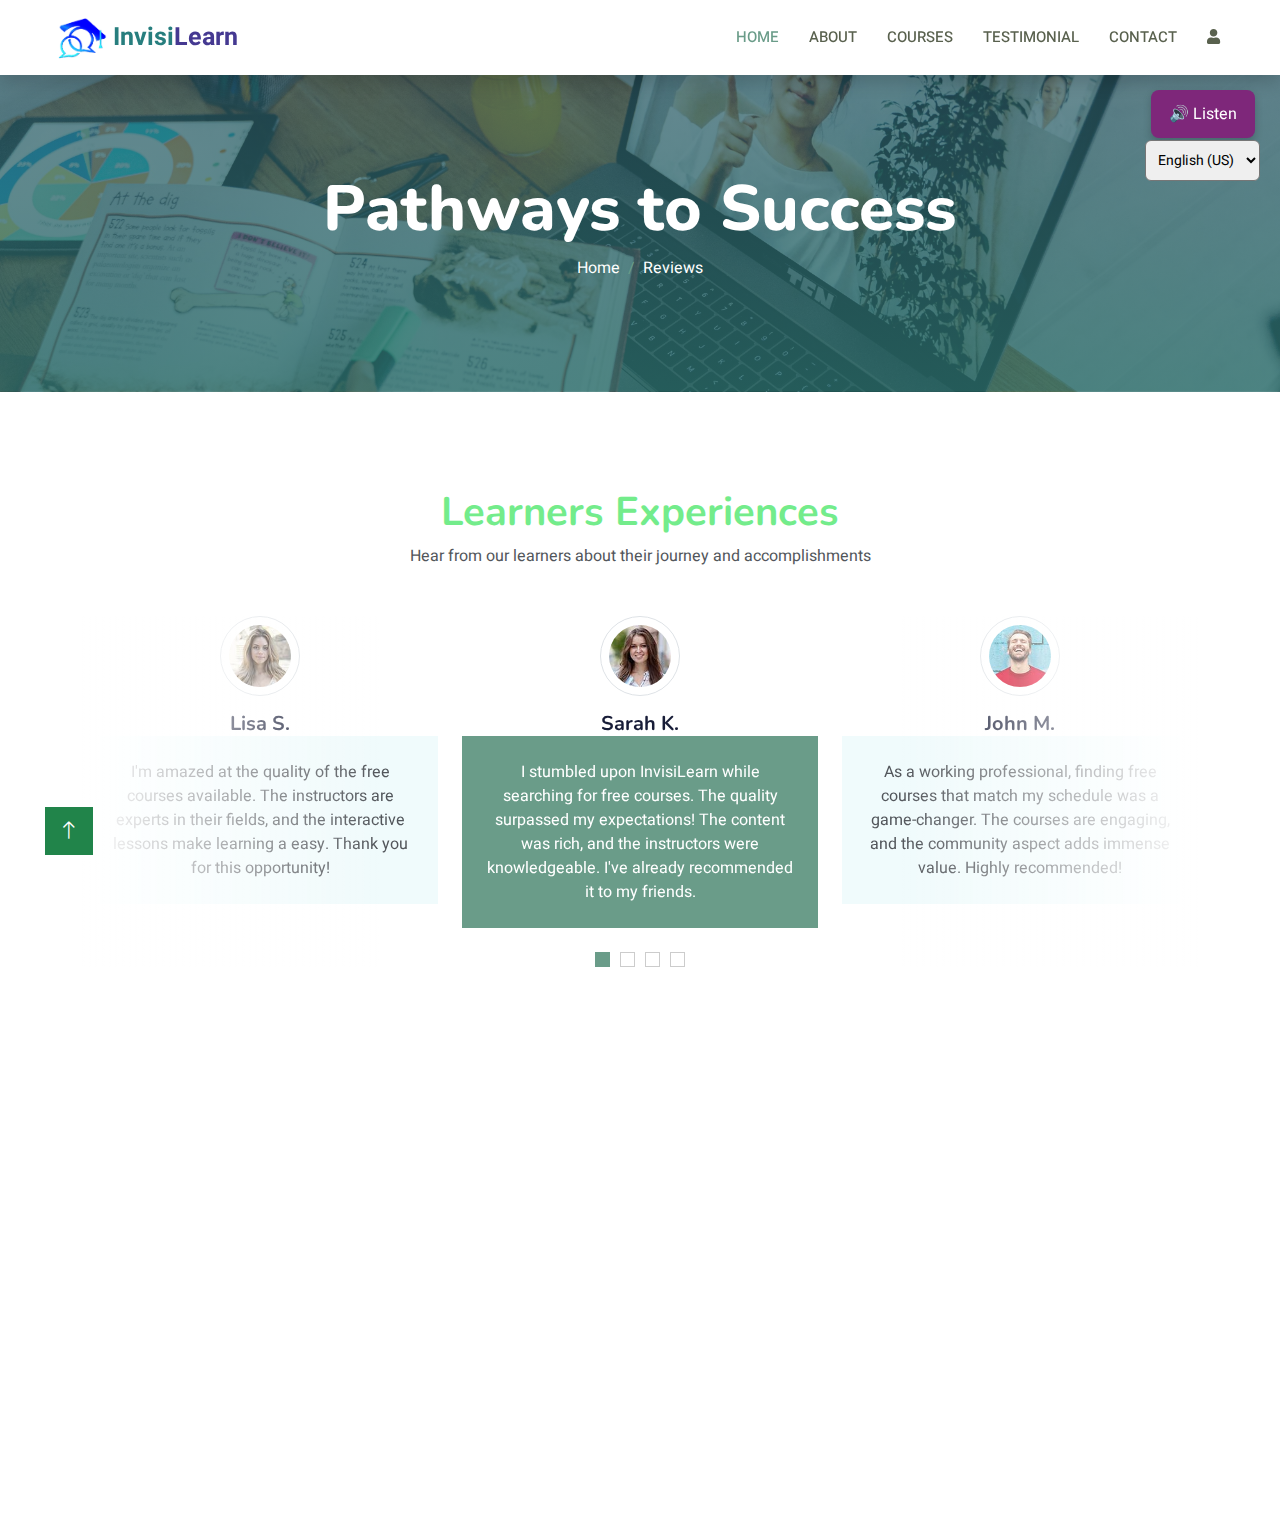
<file: testimonial.html>
<!DOCTYPE html>
<html lang="en">

<head>
    <meta charset="utf-8">
    <title>Invisi Learn : Testimonial</title>
    <meta content="width=device-width, initial-scale=1.0" name="viewport">
    <meta content="" name="keywords">
    <meta content="" name="description">

    <!-- Favicon -->
    <link href="img/image-dark.png" rel="icon">

    <!-- Google Web Fonts -->
    <link rel="preconnect" href="https://fonts.googleapis.com">
    <link rel="preconnect" href="https://fonts.gstatic.com" crossorigin>
    <link
        href="https://fonts.googleapis.com/css2?family=Heebo:wght@400;500;600&family=Nunito:wght@600;700;800&display=swap"
        rel="stylesheet">

    <!-- Icon Font Stylesheet -->
    <link href="https://cdnjs.cloudflare.com/ajax/libs/font-awesome/5.10.0/css/all.min.css" rel="stylesheet">
    <link href="https://cdn.jsdelivr.net/npm/bootstrap-icons@1.4.1/font/bootstrap-icons.css" rel="stylesheet">

    <!-- Libraries Stylesheet -->
    <link href="lib/animate/animate.min.css" rel="stylesheet">
    <link href="lib/owlcarousel/assets/owl.carousel.min.css" rel="stylesheet">

    <!-- Customized Bootstrap Stylesheet -->
    <link href="css/bootstrap.min.css" rel="stylesheet">

    <!-- Template Stylesheet -->
    <link href="css/style.css" rel="stylesheet">


    <style>
        #voiceControls {
          position: fixed;
          top: 90px;
          right: 25px;
          background-color: #7e277a;
          color: white;
          border: none;
          padding: 12px 18px;
          font-size: 16px;
          border-radius: 8px;
          box-shadow: 0 4px 8px rgba(0, 0, 0, 0.2);
          z-index: 9999;
          cursor: pointer;
          transition: background-color 0.3s ease;
        }
    
        #voiceControls:hover {
          background-color: #7f51ecdf;
        }
    
        #languageSelect {
          position: fixed;
          top: 140px;
          right: 20px;
          padding: 8px;
          border-radius: 6px;
          font-size: 14px;
          z-index: 9999;
        }
      </style>
    </head>
    <script>
        let isSpeaking = false;
        let currentUtterance = null;
        let selectedLang = "en-US";
        let voices = [];
    
        function speakParagraphs() {
          const paragraphs = Array.from(document.querySelectorAll('p'));
          let text = paragraphs.map(p => p.innerText).join(' ');
          currentUtterance = new SpeechSynthesisUtterance(text);
          currentUtterance.lang = selectedLang;
          currentUtterance.voice = voices.find(voice => voice.lang === selectedLang) || null;
          currentUtterance.rate = 1;
          currentUtterance.pitch = 1;
          speechSynthesis.speak(currentUtterance);
        }
    
        function toggleSpeech() {
          if (speechSynthesis.speaking && !speechSynthesis.paused) {
            speechSynthesis.pause();
            document.getElementById('voiceControls').innerText = '⏸️ Paused';
            isSpeaking = false;
          } else if (speechSynthesis.paused) {
            speechSynthesis.resume();
            document.getElementById('voiceControls').innerText = '🔊 Listening...';
            isSpeaking = true;
          } else {
            speakParagraphs();
            document.getElementById('voiceControls').innerText = '🔊 Listening...';
            isSpeaking = true;
          }
        }
    
        function changeVoice() {
          selectedLang = document.getElementById('languageSelect').value;
          if (isSpeaking) {
            speechSynthesis.cancel();
            speakParagraphs();
          }
        }
    
        // Load voices
        window.speechSynthesis.onvoiceschanged = () => {
          voices = speechSynthesis.getVoices();
        };
    
        // Voice Command: "Read Page"
        const recognition = new (window.SpeechRecognition || window.webkitSpeechRecognition)();
        recognition.lang = "en-US";
        recognition.continuous = true;
        recognition.interimResults = false;
    
        recognition.onresult = function(event) {
          const transcript = event.results[event.results.length - 1][0].transcript.trim().toLowerCase();
          if (transcript.includes("read page")) {
            toggleSpeech();
          }
        };
    
        recognition.onerror = function(e) {
          console.error("Voice recognition error:", e.error);
        };
    
        // Start listening for voice commands
        recognition.start();
      </script>
    <body>
    
      <!-- Listen Button -->
      <button id="voiceControls" onclick="toggleSpeech()">🔊 Listen</button>
      <!-- Voice Options -->
      <select id="languageSelect" onchange="changeVoice()">
        <option value="en-US">English (US)</option>
        <option value="en-GB">English (UK)</option>
        <option value="hi-IN">Hindi</option>
        <option value="fr-FR">French</option>
        <option value="es-ES">Spanish</option>
      </select>
    <!-- Spinner Start -->
    <div id="spinner"
        class="show bg-white position-fixed translate-middle w-100 vh-100 top-50 start-50 d-flex align-items-center justify-content-center">
        <div class="spinner-border text-primary" style="width: 3rem; height: 3rem;" role="status">
            <span class="sr-only">Loading...</span>
        </div>
    </div>
    <!-- Spinner End -->


    <!-- Navbar Start -->
    <nav class="navbar navbar-expand-lg bg-white navbar-light shadow sticky-top p-0">
        <a href="index.html" class="navbar-brand d-flex align-items-center px-4 px-lg-5">
            <p class="m-0 fw-bold" style="font-size: 25px;"><img src="img/image-dark.png" alt="" height="50px"><span style="color: #277e7e;">Invisi</span><span
                style="color: #453991;">Learn</span></p>
        </a>
        <button type="button" class="navbar-toggler me-4" data-bs-toggle="collapse" data-bs-target="#navbarCollapse"
            style="border: none;">
            <span class="navbar-toggler-icon"></span>
        </button>
        <div class="collapse navbar-collapse" id="navbarCollapse">
            <div class="navbar-nav ms-auto p-4 p-lg-0">
                <a href="index.html" class="nav-item nav-link active">Home</a>
                <a href="about.html" class="nav-item nav-link">About</a>
                <a href="courses.html" class="nav-item nav-link">Courses</a>
               <!-- <div class="nav-item dropdown">
                    <a href="#" class="nav-link dropdown-toggle" data-bs-toggle="dropdown">Pages</a>
                    <div class="dropdown-menu fade-down m-0">
                        <a href="team.html" class="dropdown-item">Our Team</a>
                        <a href="testimonial.html" class="dropdown-item">Testimonial</a>
                    </div>
                </div> -->
                <a href="testimonial.html" class="nav-item nav-link">Testimonial</a>
                <a href="contact.html" class="nav-item nav-link">Contact</a>
                <a href="login.html" class="nav-item nav-link"><i class="fa fa-user"></i></a>
                <a href="#" class="nav-item nav-link">
                    <div id="google_translate_element"></div>
                </a>
            </div>
        </div>
    </nav>
    <!-- Navbar End -->



    <!-- Header Start -->
    <div class="container-fluid bg-primary py-5 mb-5 page-header">
        <div class="container py-5">
            <div class="row justify-content-center">
                <div class="col-lg-10 text-center">
                    <h1 class="display-3 text-white animated slideInDown">Pathways to Success</h1>
                    <nav aria-label="breadcrumb">
                        <ol class="breadcrumb justify-content-center">
                            <li class="breadcrumb-item"><a class="text-white" href="index.html">Home</a></li>
                            <li class="breadcrumb-item text-white active" aria-current="page">Reviews</li>
                        </ol>
                    </nav>
                </div>
            </div>
        </div>
    </div>
    <!-- Header End -->


    <!-- Testimonial Start -->
    <div class="container-xxl py-5 wow fadeInUp" data-wow-delay="0.1s">
        <div class="container">
            <div class="text-center">
                <h1 class=" bg-white text-center px-3" style="color: #73EC8B;">Learners Experiences</h1>
                <p class="mb-5">Hear from our learners about their journey and accomplishments</p>
            </div>
            <div class="owl-carousel testimonial-carousel position-relative">
                <div class="testimonial-item text-center">
                    <img class="border rounded-circle p-2 mx-auto mb-3" src="img/testimonial-1.jpg"
                        style="width: 80px; height: 80px;">
                    <h5 class="mb-0">Sarah K.</h5>
                    <div class="testimonial-text bg-light text-center p-4">
                        <p class="mb-0">I stumbled upon InvisiLearn while searching for free courses. The quality
                            surpassed my expectations! The content was rich, and the instructors were knowledgeable.
                            I've already recommended it to my friends.</p>
                    </div>
                </div>
                <div class="testimonial-item text-center">
                    <img class="border rounded-circle p-2 mx-auto mb-3" src="img/testimonial-2.jpg"
                        style="width: 80px; height: 80px;">
                    <h5 class="mb-0">John M.</h5>
                    <div class="testimonial-text bg-light text-center p-4">
                        <p class="mb-0">As a working professional, finding free courses that match my schedule was a
                            game-changer. The courses are engaging, and the community aspect adds immense value. Highly
                            recommended!</p>
                    </div>
                </div>
                <div class="testimonial-item text-center">
                    <img class="border rounded-circle p-2 mx-auto mb-3" src="img/testimonial-3.jpg"
                        style="width: 80px; height: 80px;">
                    <h5 class="mb-0">Justin P.</h5>
                    <div class="testimonial-text bg-light text-center p-4">
                        <p class="mb-0">I've taken multiple courses here, and each one has been fantastic. The
                            platform's design makes learning enjoyable, and the knowledge gained is invaluable. It's
                            hard to believe these courses are free!</p>
                    </div>
                </div>
                <div class="testimonial-item text-center">
                    <img class="border rounded-circle p-2 mx-auto mb-3" src="img/testimonial-4.jpg"
                        style="width: 80px; height: 80px;">
                    <h5 class="mb-0">Lisa S.</h5>
                    <div class="testimonial-text bg-light text-center p-4">
                        <p class="mb-0">I'm amazed at the quality of the free courses available. The instructors are
                            experts in their fields, and the interactive lessons make learning a easy. Thank you for
                            this opportunity!</p>
                    </div>
                </div>
            </div>
        </div>
    </div>
    <!-- Testimonial End -->


    <!-- Footer Start -->
    <div class="container-fluid bg-dark text-light footer pt-5 mt-5 wow fadeIn" data-wow-delay="0.1s">
        <div class="container py-5">
            <div class="row g-5">
                <div class="col-lg-4 col-md-6">
                    <h4 class="text-white mb-3">Quick Link</h4>
                    <p><a class="text-light" href="about.html">About Us</a></p>
                    <p><a class="text-light" href="contact.html">Contact Us</a></p>
                    <p><a class="text-light" href="">Privacy Policy</a></p>
                    <p><a class="text-light" href="">Terms & Condition</a></p>
                    <p><a class="text-light" href="">FAQs & Help</a></p>
                </div>
                <div class="col-lg-4 col-md-6">
                    <h4 class="text-white mb-3">Contact</h4>
                    <p class="mb-2"><i class="fa fa-map-marker-alt me-3"></i>123 Street, Chennai, Tamilnadu</p>
                    <p class="mb-2"><i class="fa fa-phone-alt me-3"></i>+91 8683045908</p>
                    <p class="mb-2"><i class="fa fa-envelope me-3"></i>support@invisilearn.com</p>
                    <div class="d-flex pt-2">
                        <a class="btn btn-outline-light btn-social" href=""><i class="fab fa-twitter"></i></a>
                        <a class="btn btn-outline-light btn-social" href=""><i class="fab fa-facebook-f"></i></a>
                        <a class="btn btn-outline-light btn-social" href=""><i class="fab fa-youtube"></i></a>
                        <a class="btn btn-outline-light btn-social" href=""><i class="fab fa-linkedin-in"></i></a>
                    </div>
                </div>

                <div class="col-lg-4 col-md-6">
                    <h4 class="text-white mb-3">Subscribe to our Newsletter</h4>
                    <p>Subscribe now and join our growing community of learners committed to lifelong education! </p>
                    <div class="position-relative mx-auto" style="max-width: 400px;">
                        <form action="#">
                            <input class="form-control border-0 w-100 py-3 ps-4 pe-5" type="email"
                                placeholder="Your email" required>
                            <button type="submit"
                                class="btn btn-primary py-2 position-absolute top-0 end-0 mt-2 me-2"><a
                                    href="mailto:keertidvcorai@gmail.com">Subscribe</a></button>
                        </form>
                    </div>
                </div>
            </div>
        </div>
        <div class="container">
            <div class="copyright">
                <div class="row">
                    <div class="col-md-6 text-center text-md-start mb-3 mb-md-0">
                        &copy; <a class="border-bottom" href="index.html">InvisiLearn</a>, All Right Reserved.

                    </div>
                </div>
            </div>
        </div>
    </div>
    <!-- Footer End -->


    <!-- Back to Top -->
    <a href="#" class="btn btn-lg btn-primary btn-lg-square back-to-top"><i class="bi bi-arrow-up"></i></a>


    <!-- JavaScript Libraries -->
    <script src="https://code.jquery.com/jquery-3.4.1.min.js"></script>
    <script src="https://cdn.jsdelivr.net/npm/bootstrap@5.0.0/dist/js/bootstrap.bundle.min.js"></script>
    <script src="lib/wow/wow.min.js"></script>
    <script src="lib/easing/easing.min.js"></script>
    <script src="lib/waypoints/waypoints.min.js"></script>
    <script src="lib/owlcarousel/owl.carousel.min.js"></script>

    <!-- Template Javascript -->
    <script src="js/main.js"></script>
</body>

</html>
</file>
<file: css/style.css>
/********** Template CSS **********/
:root {
    --primary: #6A9C89;
    --light: #00C1C1;
    --light: #6A9C89;
    --dark: #59614e;
}

.btn {
    background-color: #21844a;
    border: none;
}

.btn a {
    text-decoration: none;
    color: #F5F5F5;
}

.btn:hover {
    background: transparent;
    color: var(--primary) !important;
    border: 1px solid var(--primary);
}

.btn:hover a {
    color: var(--primary) !important;
}

.btn-light {
    background-color: var(--light);
}

.btn-light:hover {
    background: transparent;
    color: var(--light) !important;
    border: 1px solid var(--light);
}

.fw-medium {
    font-weight: 600 !important;
}

.fw-semi-bold {
    font-weight: 700 !important;
}

.back-to-top {
    position: fixed;
    display: none;
    left: 45px;
    bottom: 45px;
    z-index: 99;
}


/*** Spinner ***/
#spinner {
    opacity: 0;
    visibility: hidden;
    transition: opacity .5s ease-out, visibility 0s linear .5s;
    z-index: 99999;
}

#spinner.show {
    transition: opacity .5s ease-out, visibility 0s linear 0s;
    visibility: visible;
    opacity: 1;
}


/*** Button ***/
.btn {
    font-family: 'Nunito', sans-serif;
    font-weight: 600;
    transition: .5s;
}

.btn.btn-primary,
.btn.btn-secondary {
    color: #FFFFFF;
}

.btn-square {
    width: 38px;
    height: 38px;
}

.btn-sm-square {
    width: 32px;
    height: 32px;
}

.btn-lg-square {
    width: 48px;
    height: 48px;
}

.btn-square,
.btn-sm-square,
.btn-lg-square {
    padding: 0;
    display: flex;
    align-items: center;
    justify-content: center;
    font-weight: normal;
    border-radius: 0px;
}


/*** Navbar ***/
.navbar .dropdown-toggle::after {
    border: none;
    content: "\f107";
    font-family: "Font Awesome 5 Free";
    font-weight: 900;
    vertical-align: middle;
    margin-left: 8px;
}

.navbar-light .navbar-nav .nav-link {
    margin-right: 30px;
    padding: 25px 0;
    color: #FFFFFF;
    font-size: 15px;
    text-transform: uppercase;
    outline: none;
}

.navbar-light .navbar-nav .nav-link:hover,
.navbar-light .navbar-nav .nav-link.active {
    color: var(--primary);
}

@media (max-width: 991.98px) {
    .navbar-light .navbar-nav .nav-link {
        margin-right: 0;
        padding: 10px 0;
    }

    .navbar-light .navbar-nav {
        border-top: 1px solid #EEEEEE;
    }
}

.navbar-light .navbar-brand,
.navbar-light a.btn {
    height: 75px;
}

.navbar-light .navbar-nav .nav-link {
    color: var(--dark);
    font-weight: 500;
}

.navbar-light.sticky-top {
    top: -100px;
    transition: .5s;
}

.navbar-toggler-icon {
    color: #E82561;
}

.navbar-toggler {
    border: 2px solid #E82561;
}

@media (min-width: 992px) {
    .navbar .nav-item .dropdown-menu {
        display: block;
        margin-top: 0;
        opacity: 0;
        visibility: hidden;
        transition: .5s;
    }

    .navbar .dropdown-menu.fade-down {
        top: 100%;
        transform: rotateX(-75deg);
        transform-origin: 0% 0%;
    }

    .navbar .nav-item:hover .dropdown-menu {
        top: 100%;
        transform: rotateX(0deg);
        visibility: visible;
        transition: .5s;
        opacity: 1;
    }
}

/*** Header carousel ***/

.header-carousel .owl-carousel-item {
    position: relative;
    height: 100vh;
}

.header-carousel p {
    margin-top: 20px;
    font-size: 20px;
    line-height: 30px;
}

@media (max-width: 1300px) {
    .header-carousel .owl-carousel-item {
        position: relative;
        min-height: 80vh;
    }

    .header-carousel .owl-carousel-item img {
        position: absolute;
        width: 100%;
        height: 100%;
        object-fit: cover;
    }
}

@media (max-width: 768px) {
    .header-carousel .owl-carousel-item {
        position: relative;
        min-height: 500px;
    }

    .header-carousel .owl-carousel-item img {
        position: absolute;
        width: 100%;
        height: 100%;
        object-fit: cover;
    }
}

@media (max-width: 430px) {

    .header-carousel .owl-carousel-item {
        position: relative;
        height: 500px;
    }

    .header-carousel .owl-carousel-item img {
        position: absolute;
        width: 100%;
        height: 100%;
        object-fit: cover;
    }

    .header-carousel h1 {
        font-size: 30px;
        line-height: 30px;
    }

    .header-carousel p {
        margin-top: 20px;
        font-size: 15px;
        line-height: 20px;
    }
}

.header-carousel .owl-nav {
    position: absolute;
    top: 50%;
    right: 8%;
    transform: translateY(-50%);
    display: flex;
    flex-direction: column;
}

.header-carousel .owl-nav .owl-prev,
.header-carousel .owl-nav .owl-next {
    margin: 7px 0;
    width: 45px;
    height: 45px;
    display: flex;
    align-items: center;
    justify-content: center;
    color: #ffffff;
    background: transparent;
    border: 1px solid #FFFFFF;
    font-size: 22px;
    transition: .5s;
}

.header-carousel .owl-nav .owl-prev:hover,
.header-carousel .owl-nav .owl-next:hover {
    background: var(--primary);
    border-color: var(--primary);
}

.page-header {
    background: linear-gradient(rgba(44, 91, 103, 0.719), rgba(44, 110, 108, 0.829)), url(../img/about-1.jpg);
    background-position: center center;
    background-repeat: no-repeat;
    background-size: cover;
}

.page-header-inner {
    background: rgba(15, 23, 43, .7);
}

.breadcrumb-item+.breadcrumb-item::before {
    color: var(--light);
}


/*** Section Title ***/
.section-title {
    position: relative;
    display: inline-block;
    text-transform: uppercase;
}

.section-title::before {
    position: absolute;
    content: "";
    width: calc(100% + 80px);
    height: 2px;
    top: 4px;
    left: -40px;
    background: var(--primary);
    z-index: -1;
}

.section-title::after {
    position: absolute;
    content: "";
    width: calc(100% + 120px);
    height: 2px;
    bottom: 5px;
    left: -60px;
    background: var(--primary);
    z-index: -1;
}

.section-title.text-start::before {
    width: calc(100% + 40px);
    left: 0;
}

.section-title.text-start::after {
    width: calc(100% + 60px);
    left: 0;
}


/*** Service ***/
.service-item {
    transition: .5s;
}


.service-item i {
    color: var(--primary);
}

.service-item:hover {
    margin-top: -10px;
    background: var(--primary);
}

.service-item * {
    transition: all .3s ease-in-out;
}

.service-item:hover * {
    color: #fff !important;
}

.course-item img {
    width: 100%;
    height: 200px;
    border-radius: 5px;
}

/*** Categories & Courses ***/

.category .content {
    cursor: pointer;
    transition: .5s;
}

.category .content:hover {
    background-color: var(--primary);
    color: #fff;
}

.category .content h5 a {
    text-decoration: none;
    color: var(--dark);
    transition: all 0.3s ease-in-out;
}

.category .content:hover h5 a {
    color: #fff !important;
}

.category img {
    width: 50px;
    height: 50px;
}

.category img,
.course-item img {
    transition: .5s;
}

.category a:hover img,
.course-item:hover img {
    transform: scale(1.1);
    margin-top: -10px;
}


/*** Team ***/
.team-item img {
    transition: .5s;
}

.team-item:hover img {
    transform: scale(1.1);
}


/*** Testimonial ***/
.testimonial-carousel::before {
    position: absolute;
    content: "";
    top: 0;
    left: 0;
    height: 100%;
    width: 0;
    background: linear-gradient(to right, rgba(255, 255, 255, 1) 0%, rgba(255, 255, 255, 0) 100%);
    z-index: 1;
}

.testimonial-carousel::after {
    position: absolute;
    content: "";
    top: 0;
    right: 0;
    height: 100%;
    width: 0;
    background: linear-gradient(to left, rgba(255, 255, 255, 1) 0%, rgba(255, 255, 255, 0) 100%);
    z-index: 1;
}

@media (min-width: 768px) {

    .testimonial-carousel::before,
    .testimonial-carousel::after {
        width: 200px;
    }
}

@media (min-width: 992px) {

    .testimonial-carousel::before,
    .testimonial-carousel::after {
        width: 300px;
    }
}

.testimonial-carousel .owl-item .testimonial-text,
.testimonial-carousel .owl-item.center .testimonial-text * {
    transition: .5s;
}

.testimonial-carousel .owl-item.center .testimonial-text {
    background: var(--primary) !important;
}

.testimonial-carousel .owl-item.center .testimonial-text * {
    color: #FFFFFF !important;
}

.testimonial-carousel .owl-dots {
    margin-top: 24px;
    display: flex;
    align-items: flex-end;
    justify-content: center;
}

.testimonial-carousel .owl-dot {
    position: relative;
    display: inline-block;
    margin: 0 5px;
    width: 15px;
    height: 15px;
    border: 1px solid #CCCCCC;
    transition: .5s;
}

.testimonial-carousel .owl-dot.active {
    background: var(--primary);
    border-color: var(--primary);
}


/*** Footer ***/
.footer .btn.btn-social {
    margin-right: 5px;
    width: 35px;
    height: 35px;
    display: flex;
    align-items: center;
    justify-content: center;
    color: var(--light);
    font-weight: normal;
    border: 1px solid #FFFFFF;
    border-radius: 35px;
    transition: .3s;
}

.footer .btn.btn-social:hover {
    color: var(--primary);
}

.footer .btn.btn-link {
    display: block;
    margin-bottom: 5px;
    padding: 0;
    text-align: left;
    color: #FFFFFF;
    font-size: 15px;
    font-weight: normal;
    text-transform: capitalize;
    transition: .3s;
}

.footer .btn.btn-link::before {
    position: relative;
    content: "\f105";
    font-family: "Font Awesome 5 Free";
    font-weight: 900;
    margin-right: 10px;
}

.footer .btn.btn-link:hover {
    letter-spacing: 1px;
    box-shadow: none;
}

.footer .copyright {
    padding: 25px 0;
    font-size: 15px;
    border-top: 1px solid rgba(256, 256, 256, .1);
}

.footer .copyright a {
    color: var(--light);
}

.footer .footer-menu a {
    margin-right: 15px;
    padding-right: 15px;
    border-right: 1px solid rgba(255, 255, 255, .1);
}

.footer .footer-menu a:last-child {
    margin-right: 0;
    padding-right: 0;
    border-right: none;
}

    .corner-video {
      position: fixed;
      bottom: 15px;
      right: 15px;
      width: 220px;
      height: auto;
      z-index: 1000;
      border-radius: 12px;
      box-shadow: 0 4px 20px rgba(0, 0, 0, 0.3);
    }

    video {
      width: 100%;
      height: auto;
      border-radius: 12px;
    }
</file>
